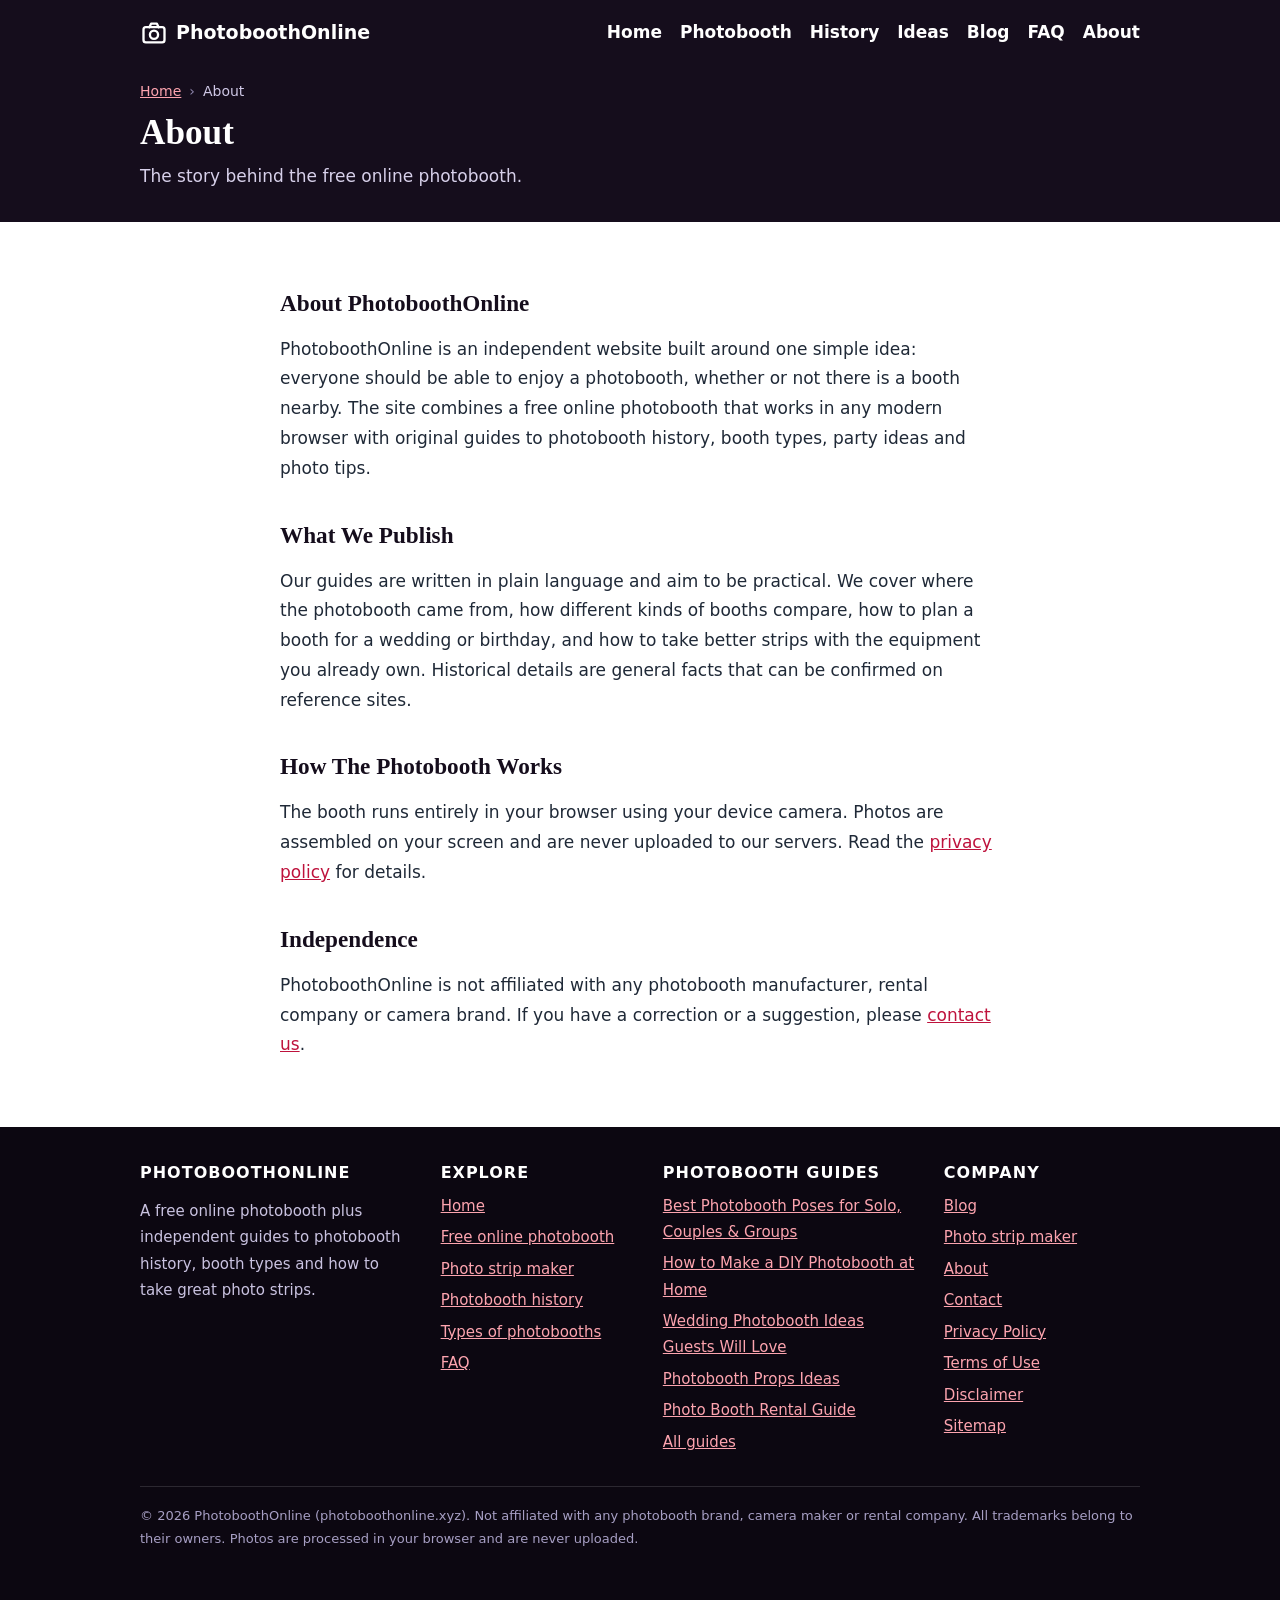
<file: about/index.html>
<!DOCTYPE html>
<html lang="en">
<head>
<meta charset="utf-8">
<meta name="viewport" content="width=device-width,initial-scale=1,viewport-fit=cover">
<meta name="google-site-verification" content="Tn_O3w-YGqIsHrvx4AMMWG3ZowE8g1CsuBR-D8ZNGJk" />
<title>About PhotoboothOnline – Free Online Photobooth</title>
<meta name="description" content="Learn about PhotoboothOnline, the free browser-based photobooth and independent guide to photobooth history, types and tips.">
<meta name="robots" content="index,follow,max-snippet:-1,max-image-preview:large">
<meta name="author" content="PhotoboothOnline">
<meta name="theme-color" content="#150d1c">
<link rel="canonical" href="https://photoboothonline.xyz/about/">
<link rel="alternate" hreflang="en" href="https://photoboothonline.xyz/about/">
<link rel="alternate" hreflang="x-default" href="https://photoboothonline.xyz/about/">
<link rel="icon" type="image/svg+xml" href="/favicon.svg">
<link rel="icon" type="image/png" sizes="192x192" href="/icon-192.png">
<link rel="apple-touch-icon" href="/apple-touch-icon.png">
<link rel="manifest" href="/manifest.webmanifest">
<meta property="og:type" content="website">
<meta property="og:site_name" content="PhotoboothOnline">
<meta property="og:title" content="About PhotoboothOnline – Free Online Photobooth">
<meta property="og:description" content="Learn about PhotoboothOnline, the free browser-based photobooth and independent guide to photobooth history, types and tips.">
<meta property="og:url" content="https://photoboothonline.xyz/about/">
<meta property="og:image" content="https://photoboothonline.xyz/og-image.png">
<meta property="og:image:width" content="1200">
<meta property="og:image:height" content="630">
<meta property="og:image:alt" content="Photobooth strip with four portraits and a curtain">
<meta property="og:locale" content="en_US">
<meta name="twitter:card" content="summary_large_image">
<meta name="twitter:title" content="About PhotoboothOnline – Free Online Photobooth">
<meta name="twitter:description" content="Learn about PhotoboothOnline, the free browser-based photobooth and independent guide to photobooth history, types and tips.">
<meta name="twitter:image" content="https://photoboothonline.xyz/og-image.png">
<meta name="twitter:image:alt" content="Photobooth strip with four portraits and a curtain">
<script type="application/ld+json">{"@context": "https://schema.org", "@graph": [{"@type": "WebPage", "@id": "https://photoboothonline.xyz/about/#page", "url": "https://photoboothonline.xyz/about/", "name": "About PhotoboothOnline – Free Online Photobooth", "isPartOf": {"@id": "https://photoboothonline.xyz/#site"}, "dateModified": "2026-10-17", "inLanguage": "en"}, {"@type": "BreadcrumbList", "itemListElement": [{"@type": "ListItem", "position": 1, "name": "Home", "item": "https://photoboothonline.xyz/"}, {"@type": "ListItem", "position": 2, "name": "About", "item": "https://photoboothonline.xyz/about/"}]}]}</script>
<link rel="preload" href="/assets/style.css" as="style">
<link rel="stylesheet" href="/assets/style.css">
</head>
<body>
<a class="skip" href="#main">Skip to content</a>
<header class="phead"><div class="w"><div class="top"><a class="br" href="/" aria-label="PhotoboothOnline home"><svg class='ic' viewBox='0 0 24 24' aria-hidden='true' focusable='false'><rect x='3' y='7' width='18' height='13' rx='2'/><circle cx='12' cy='13.5' r='3.5'/><path d='M8 7l1.5-3h5L16 7'/></svg>PhotoboothOnline</a><nav aria-label="Primary"><a href="/">Home</a><a href="/#booth">Photobooth</a><a href="/#history">History</a><a href="/#ideas">Ideas</a><a href="/blog/">Blog</a><a href="/#faq">FAQ</a><a href="/about/">About</a></nav></div>
<div class="crumbs"><ol><li><a href="/">Home</a></li><li>About</li></ol></div>
<h1>About</h1><p>The story behind the free online photobooth.</p></div></header>
<main id="main"><div class="legal"><h2>About PhotoboothOnline</h2>
<p>PhotoboothOnline is an independent website built around one simple idea: everyone should be able to enjoy a photobooth, whether or not there is a booth nearby. The site combines a free online photobooth that works in any modern browser with original guides to photobooth history, booth types, party ideas and photo tips.</p>
<h2>What We Publish</h2>
<p>Our guides are written in plain language and aim to be practical. We cover where the photobooth came from, how different kinds of booths compare, how to plan a booth for a wedding or birthday, and how to take better strips with the equipment you already own. Historical details are general facts that can be confirmed on reference sites.</p>
<h2>How The Photobooth Works</h2>
<p>The booth runs entirely in your browser using your device camera. Photos are assembled on your screen and are never uploaded to our servers. Read the <a href="/privacy-policy/">privacy policy</a> for details.</p>
<h2>Independence</h2>
<p>PhotoboothOnline is not affiliated with any photobooth manufacturer, rental company or camera brand. If you have a correction or a suggestion, please <a href="/contact/">contact us</a>.</p></div></main>
<footer>
<div class="w">
<div class="fg">
<div><h2>PhotoboothOnline</h2><p>A free online photobooth plus independent guides to photobooth history, booth types and how to take great photo strips.</p></div>
<div><h2>Explore</h2><ul><li><a href="/">Home</a></li><li><a href="/#booth">Free online photobooth</a></li><li><a href="/photobooth/">Photo strip maker</a></li><li><a href="/#history">Photobooth history</a></li><li><a href="/#types">Types of photobooths</a></li><li><a href="/#faq">FAQ</a></li></ul></div>
<div><h2>Photobooth guides</h2><ul><li><a href="/blog/best-photobooth-poses/">Best Photobooth Poses for Solo, Couples & Groups</a></li><li><a href="/blog/diy-photobooth-at-home/">How to Make a DIY Photobooth at Home</a></li><li><a href="/blog/wedding-photobooth-ideas/">Wedding Photobooth Ideas Guests Will Love</a></li><li><a href="/blog/photobooth-props-ideas/">Photobooth Props Ideas</a></li><li><a href="/blog/photo-booth-rental-guide/">Photo Booth Rental Guide</a></li><li><a href="/blog/">All guides</a></li></ul></div>
<div><h2>Company</h2><ul><li><a href="/blog/">Blog</a></li><li><a href="/photobooth/">Photo strip maker</a></li><li><a href="/about/">About</a></li><li><a href="/contact/">Contact</a></li><li><a href="/privacy-policy/">Privacy Policy</a></li><li><a href="/terms-of-use/">Terms of Use</a></li><li><a href="/disclaimer/">Disclaimer</a></li><li><a href="/sitemap.xml">Sitemap</a></li></ul></div>
</div>
<p class="copy">© 2026 PhotoboothOnline (photoboothonline.xyz). Not affiliated with any photobooth brand, camera maker or rental company. All trademarks belong to their owners. Photos are processed in your browser and are never uploaded.</p>
</div>
</footer>
</body>
</html>
</file>
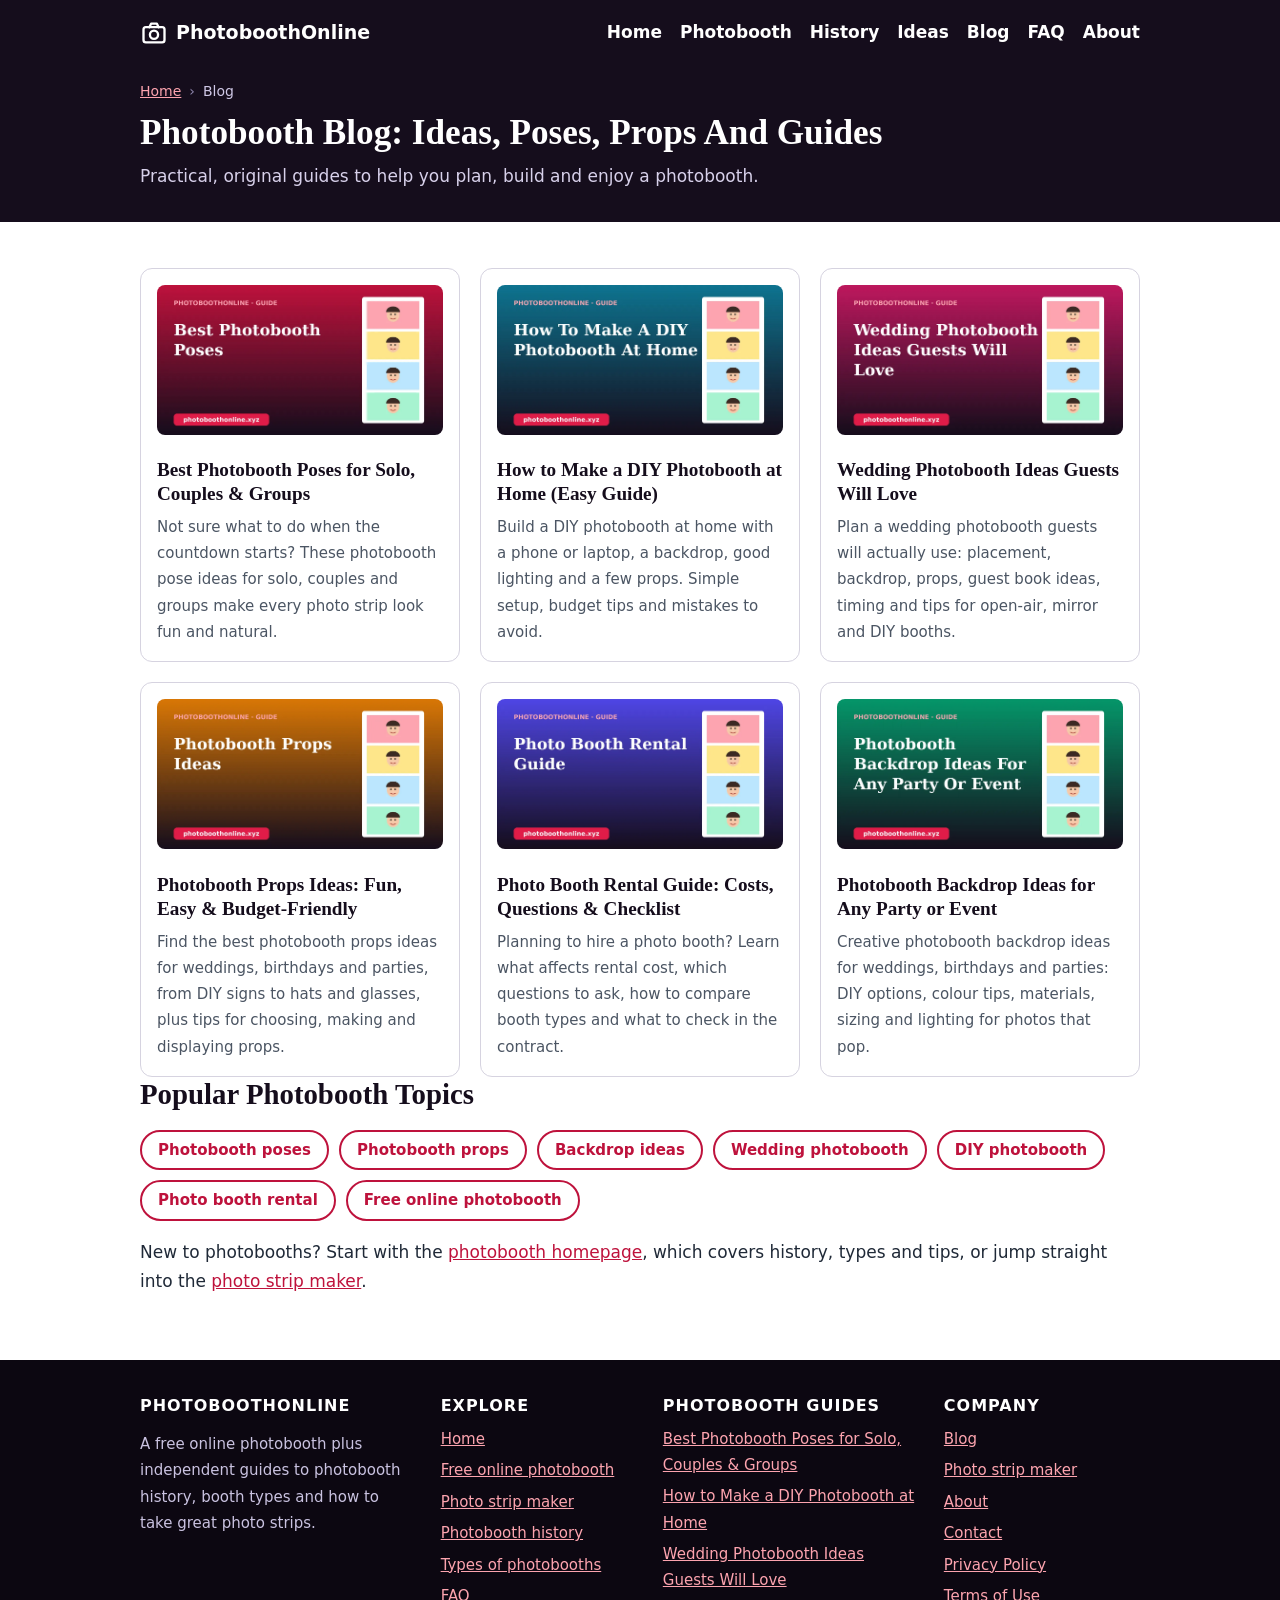
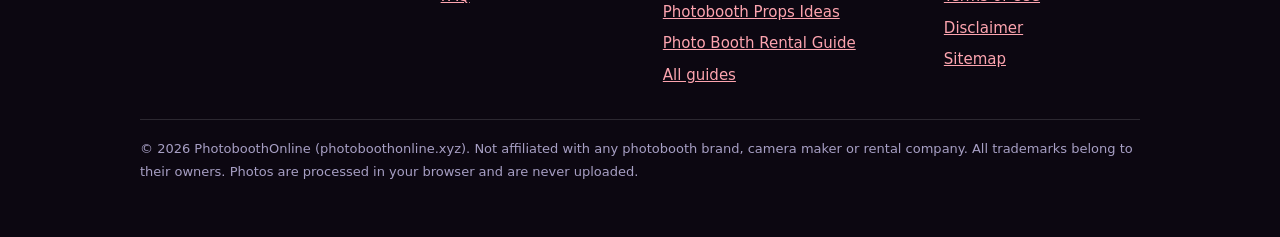
<file: blog/index.html>
<!DOCTYPE html>
<html lang="en">
<head>
<meta charset="utf-8">
<meta name="viewport" content="width=device-width,initial-scale=1,viewport-fit=cover">
<meta name="google-site-verification" content="Tn_O3w-YGqIsHrvx4AMMWG3ZowE8g1CsuBR-D8ZNGJk" />
<title>Photobooth Blog – Ideas, Poses, Props &amp; Guides</title>
<meta name="description" content="Photobooth guides and ideas: poses, props, backdrops, wedding booths, DIY setups and rental tips from PhotoboothOnline.">
<meta name="robots" content="index,follow,max-snippet:-1,max-image-preview:large,max-video-preview:-1">
<meta name="author" content="PhotoboothOnline">
<meta name="theme-color" content="#150d1c">
<link rel="canonical" href="https://photoboothonline.xyz/blog/">
<link rel="alternate" hreflang="en" href="https://photoboothonline.xyz/blog/">
<link rel="alternate" hreflang="x-default" href="https://photoboothonline.xyz/blog/">
<link rel="icon" type="image/svg+xml" href="/favicon.svg">
<link rel="icon" type="image/png" sizes="192x192" href="/icon-192.png">
<link rel="apple-touch-icon" href="/apple-touch-icon.png">
<link rel="manifest" href="/manifest.webmanifest">
<meta property="og:type" content="website">
<meta property="og:site_name" content="PhotoboothOnline">
<meta property="og:title" content="Photobooth Blog – Ideas, Poses, Props &amp; Guides">
<meta property="og:description" content="Photobooth guides and ideas: poses, props, backdrops, wedding booths, DIY setups and rental tips from PhotoboothOnline.">
<meta property="og:url" content="https://photoboothonline.xyz/blog/">
<meta property="og:image" content="https://photoboothonline.xyz/og-image.png">
<meta property="og:image:width" content="1200">
<meta property="og:image:height" content="630">
<meta property="og:image:alt" content="Photobooth strip with four portraits and a curtain">
<meta property="og:locale" content="en_US">
<meta name="twitter:card" content="summary_large_image">
<meta name="twitter:title" content="Photobooth Blog – Ideas, Poses, Props &amp; Guides">
<meta name="twitter:description" content="Photobooth guides and ideas: poses, props, backdrops, wedding booths, DIY setups and rental tips from PhotoboothOnline.">
<meta name="twitter:image" content="https://photoboothonline.xyz/og-image.png">
<meta name="twitter:image:alt" content="Photobooth strip with four portraits and a curtain">
<script type="application/ld+json">{"@context": "https://schema.org", "@graph": [{"@type": "CollectionPage", "@id": "https://photoboothonline.xyz/blog/", "url": "https://photoboothonline.xyz/blog/", "name": "Photobooth Blog", "isPartOf": {"@id": "https://photoboothonline.xyz/#site"}, "inLanguage": "en"}, {"@type": "BreadcrumbList", "itemListElement": [{"@type": "ListItem", "position": 1, "name": "Home", "item": "https://photoboothonline.xyz/"}, {"@type": "ListItem", "position": 2, "name": "Blog", "item": "https://photoboothonline.xyz/blog/"}]}, {"@type": "ItemList", "itemListElement": [{"@type": "ListItem", "position": 1, "url": "https://photoboothonline.xyz/blog/best-photobooth-poses/", "name": "Best Photobooth Poses for Solo, Couples & Groups"}, {"@type": "ListItem", "position": 2, "url": "https://photoboothonline.xyz/blog/diy-photobooth-at-home/", "name": "How to Make a DIY Photobooth at Home (Easy Guide)"}, {"@type": "ListItem", "position": 3, "url": "https://photoboothonline.xyz/blog/wedding-photobooth-ideas/", "name": "Wedding Photobooth Ideas Guests Will Love"}, {"@type": "ListItem", "position": 4, "url": "https://photoboothonline.xyz/blog/photobooth-props-ideas/", "name": "Photobooth Props Ideas: Fun, Easy & Budget-Friendly"}, {"@type": "ListItem", "position": 5, "url": "https://photoboothonline.xyz/blog/photo-booth-rental-guide/", "name": "Photo Booth Rental Guide: Costs, Questions & Checklist"}, {"@type": "ListItem", "position": 6, "url": "https://photoboothonline.xyz/blog/photobooth-backdrop-ideas/", "name": "Photobooth Backdrop Ideas for Any Party or Event"}]}]}</script>
<link rel="preload" href="/assets/style.css" as="style">
<link rel="stylesheet" href="/assets/style.css">
</head>
<body>
<a class="skip" href="#main">Skip to content</a>
<header class="phead"><div class="w"><div class="top"><a class="br" href="/" aria-label="PhotoboothOnline home"><svg class='ic' viewBox='0 0 24 24' aria-hidden='true' focusable='false'><rect x='3' y='7' width='18' height='13' rx='2'/><circle cx='12' cy='13.5' r='3.5'/><path d='M8 7l1.5-3h5L16 7'/></svg>PhotoboothOnline</a><nav aria-label="Primary"><a href="/">Home</a><a href="/#booth">Photobooth</a><a href="/#history">History</a><a href="/#ideas">Ideas</a><a href="/blog/">Blog</a><a href="/#faq">FAQ</a><a href="/about/">About</a></nav></div>
<div class="crumbs"><ol><li><a href="/">Home</a></li><li>Blog</li></ol></div>
<h1>Photobooth Blog: Ideas, Poses, Props And Guides</h1><p>Practical, original guides to help you plan, build and enjoy a photobooth.</p></div></header>
<main id="main"><section><div class="w"><div class="hrow"><a class="c" href="/blog/best-photobooth-poses/"><img src="/img/blog-best-photobooth-poses.webp" width="1200" height="630" loading="lazy" decoding="async" alt="Best Photobooth Poses: Ideas For Solo, Couples And Groups cover image"><h3>Best Photobooth Poses for Solo, Couples & Groups</h3><p>Not sure what to do when the countdown starts? These photobooth pose ideas for solo, couples and groups make every photo strip look fun and natural.</p></a><a class="c" href="/blog/diy-photobooth-at-home/"><img src="/img/blog-diy-photobooth-at-home.webp" width="1200" height="630" loading="lazy" decoding="async" alt="How To Make A DIY Photobooth At Home: Easy Step-By-Step Guide cover image"><h3>How to Make a DIY Photobooth at Home (Easy Guide)</h3><p>Build a DIY photobooth at home with a phone or laptop, a backdrop, good lighting and a few props. Simple setup, budget tips and mistakes to avoid.</p></a><a class="c" href="/blog/wedding-photobooth-ideas/"><img src="/img/blog-wedding-photobooth-ideas.webp" width="1200" height="630" loading="lazy" decoding="async" alt="Wedding Photobooth Ideas Guests Will Love cover image"><h3>Wedding Photobooth Ideas Guests Will Love</h3><p>Plan a wedding photobooth guests will actually use: placement, backdrop, props, guest book ideas, timing and tips for open-air, mirror and DIY booths.</p></a><a class="c" href="/blog/photobooth-props-ideas/"><img src="/img/blog-photobooth-props-ideas.webp" width="1200" height="630" loading="lazy" decoding="async" alt="Photobooth Props Ideas: Fun, Easy And Budget-Friendly cover image"><h3>Photobooth Props Ideas: Fun, Easy & Budget-Friendly</h3><p>Find the best photobooth props ideas for weddings, birthdays and parties, from DIY signs to hats and glasses, plus tips for choosing, making and displaying props.</p></a><a class="c" href="/blog/photo-booth-rental-guide/"><img src="/img/blog-photo-booth-rental-guide.webp" width="1200" height="630" loading="lazy" decoding="async" alt="Photo Booth Rental Guide: What To Ask, What It Costs And How To Choose cover image"><h3>Photo Booth Rental Guide: Costs, Questions & Checklist</h3><p>Planning to hire a photo booth? Learn what affects rental cost, which questions to ask, how to compare booth types and what to check in the contract.</p></a><a class="c" href="/blog/photobooth-backdrop-ideas/"><img src="/img/blog-photobooth-backdrop-ideas.webp" width="1200" height="630" loading="lazy" decoding="async" alt="Photobooth Backdrop Ideas For Any Party Or Event cover image"><h3>Photobooth Backdrop Ideas for Any Party or Event</h3><p>Creative photobooth backdrop ideas for weddings, birthdays and parties: DIY options, colour tips, materials, sizing and lighting for photos that pop.</p></a></div>
<h2>Popular Photobooth Topics</h2><div class="tags"><a href="/blog/best-photobooth-poses/">Photobooth poses</a><a href="/blog/photobooth-props-ideas/">Photobooth props</a><a href="/blog/photobooth-backdrop-ideas/">Backdrop ideas</a><a href="/blog/wedding-photobooth-ideas/">Wedding photobooth</a><a href="/blog/diy-photobooth-at-home/">DIY photobooth</a><a href="/blog/photo-booth-rental-guide/">Photo booth rental</a><a href="/#booth">Free online photobooth</a></div>
<p>New to photobooths? Start with the <a href="/">photobooth homepage</a>, which covers history, types and tips, or jump straight into the <a href="/photobooth/">photo strip maker</a>.</p></div></section></main>
<footer>
<div class="w">
<div class="fg">
<div><h2>PhotoboothOnline</h2><p>A free online photobooth plus independent guides to photobooth history, booth types and how to take great photo strips.</p></div>
<div><h2>Explore</h2><ul><li><a href="/">Home</a></li><li><a href="/#booth">Free online photobooth</a></li><li><a href="/photobooth/">Photo strip maker</a></li><li><a href="/#history">Photobooth history</a></li><li><a href="/#types">Types of photobooths</a></li><li><a href="/#faq">FAQ</a></li></ul></div>
<div><h2>Photobooth guides</h2><ul><li><a href="/blog/best-photobooth-poses/">Best Photobooth Poses for Solo, Couples & Groups</a></li><li><a href="/blog/diy-photobooth-at-home/">How to Make a DIY Photobooth at Home</a></li><li><a href="/blog/wedding-photobooth-ideas/">Wedding Photobooth Ideas Guests Will Love</a></li><li><a href="/blog/photobooth-props-ideas/">Photobooth Props Ideas</a></li><li><a href="/blog/photo-booth-rental-guide/">Photo Booth Rental Guide</a></li><li><a href="/blog/">All guides</a></li></ul></div>
<div><h2>Company</h2><ul><li><a href="/blog/">Blog</a></li><li><a href="/photobooth/">Photo strip maker</a></li><li><a href="/about/">About</a></li><li><a href="/contact/">Contact</a></li><li><a href="/privacy-policy/">Privacy Policy</a></li><li><a href="/terms-of-use/">Terms of Use</a></li><li><a href="/disclaimer/">Disclaimer</a></li><li><a href="/sitemap.xml">Sitemap</a></li></ul></div>
</div>
<p class="copy">© 2026 PhotoboothOnline (photoboothonline.xyz). Not affiliated with any photobooth brand, camera maker or rental company. All trademarks belong to their owners. Photos are processed in your browser and are never uploaded.</p>
</div>
</footer>
</body>
</html>
</file>
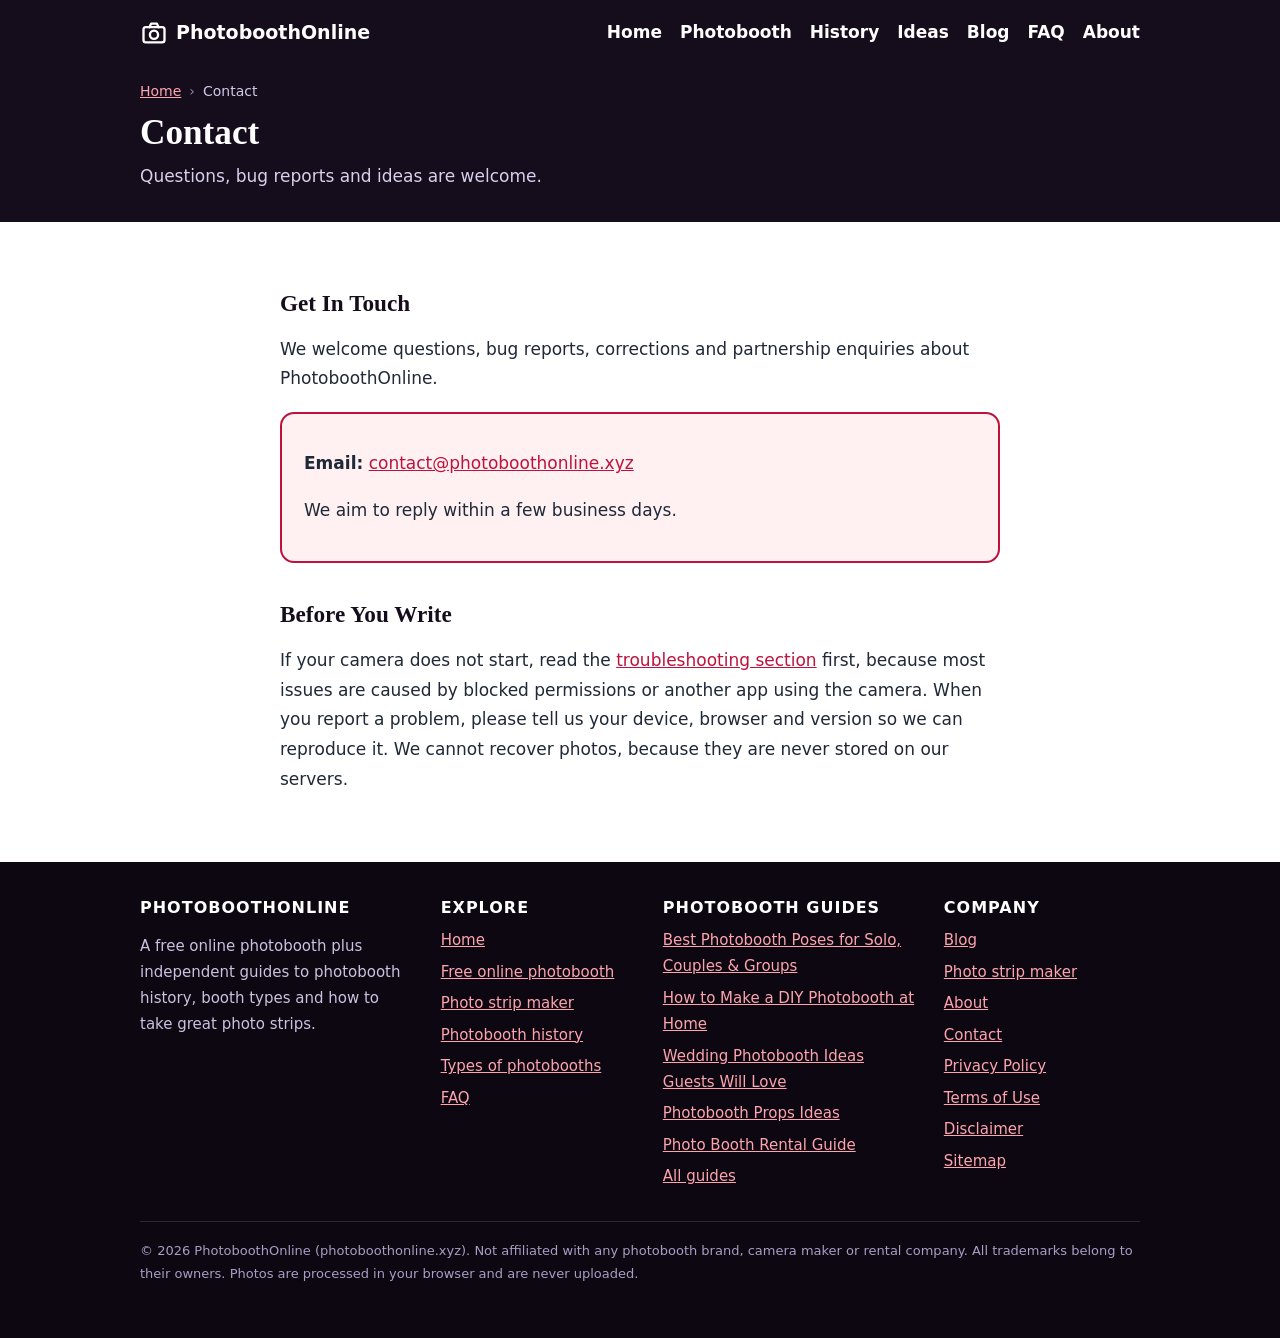
<file: contact/index.html>
<!DOCTYPE html>
<html lang="en">
<head>
<meta charset="utf-8">
<meta name="viewport" content="width=device-width,initial-scale=1,viewport-fit=cover">
<meta name="google-site-verification" content="Tn_O3w-YGqIsHrvx4AMMWG3ZowE8g1CsuBR-D8ZNGJk" />
<title>Contact PhotoboothOnline</title>
<meta name="description" content="Contact PhotoboothOnline with questions, bug reports, corrections or partnership ideas about the free online photobooth.">
<meta name="robots" content="index,follow,max-snippet:-1,max-image-preview:large">
<meta name="author" content="PhotoboothOnline">
<meta name="theme-color" content="#150d1c">
<link rel="canonical" href="https://photoboothonline.xyz/contact/">
<link rel="alternate" hreflang="en" href="https://photoboothonline.xyz/contact/">
<link rel="alternate" hreflang="x-default" href="https://photoboothonline.xyz/contact/">
<link rel="icon" type="image/svg+xml" href="/favicon.svg">
<link rel="icon" type="image/png" sizes="192x192" href="/icon-192.png">
<link rel="apple-touch-icon" href="/apple-touch-icon.png">
<link rel="manifest" href="/manifest.webmanifest">
<meta property="og:type" content="website">
<meta property="og:site_name" content="PhotoboothOnline">
<meta property="og:title" content="Contact PhotoboothOnline">
<meta property="og:description" content="Contact PhotoboothOnline with questions, bug reports, corrections or partnership ideas about the free online photobooth.">
<meta property="og:url" content="https://photoboothonline.xyz/contact/">
<meta property="og:image" content="https://photoboothonline.xyz/og-image.png">
<meta property="og:image:width" content="1200">
<meta property="og:image:height" content="630">
<meta property="og:image:alt" content="Photobooth strip with four portraits and a curtain">
<meta property="og:locale" content="en_US">
<meta name="twitter:card" content="summary_large_image">
<meta name="twitter:title" content="Contact PhotoboothOnline">
<meta name="twitter:description" content="Contact PhotoboothOnline with questions, bug reports, corrections or partnership ideas about the free online photobooth.">
<meta name="twitter:image" content="https://photoboothonline.xyz/og-image.png">
<meta name="twitter:image:alt" content="Photobooth strip with four portraits and a curtain">
<script type="application/ld+json">{"@context": "https://schema.org", "@graph": [{"@type": "WebPage", "@id": "https://photoboothonline.xyz/contact/#page", "url": "https://photoboothonline.xyz/contact/", "name": "Contact PhotoboothOnline", "isPartOf": {"@id": "https://photoboothonline.xyz/#site"}, "dateModified": "2026-10-17", "inLanguage": "en"}, {"@type": "BreadcrumbList", "itemListElement": [{"@type": "ListItem", "position": 1, "name": "Home", "item": "https://photoboothonline.xyz/"}, {"@type": "ListItem", "position": 2, "name": "Contact", "item": "https://photoboothonline.xyz/contact/"}]}]}</script>
<link rel="preload" href="/assets/style.css" as="style">
<link rel="stylesheet" href="/assets/style.css">
</head>
<body>
<a class="skip" href="#main">Skip to content</a>
<header class="phead"><div class="w"><div class="top"><a class="br" href="/" aria-label="PhotoboothOnline home"><svg class='ic' viewBox='0 0 24 24' aria-hidden='true' focusable='false'><rect x='3' y='7' width='18' height='13' rx='2'/><circle cx='12' cy='13.5' r='3.5'/><path d='M8 7l1.5-3h5L16 7'/></svg>PhotoboothOnline</a><nav aria-label="Primary"><a href="/">Home</a><a href="/#booth">Photobooth</a><a href="/#history">History</a><a href="/#ideas">Ideas</a><a href="/blog/">Blog</a><a href="/#faq">FAQ</a><a href="/about/">About</a></nav></div>
<div class="crumbs"><ol><li><a href="/">Home</a></li><li>Contact</li></ol></div>
<h1>Contact</h1><p>Questions, bug reports and ideas are welcome.</p></div></header>
<main id="main"><div class="legal"><h2>Get In Touch</h2>
<p>We welcome questions, bug reports, corrections and partnership enquiries about PhotoboothOnline.</p>
<div class="contactbox"><p><strong>Email:</strong> <a href="mailto:contact@photoboothonline.xyz">contact@photoboothonline.xyz</a></p><p>We aim to reply within a few business days.</p></div>
<h2>Before You Write</h2>
<p>If your camera does not start, read the <a href="/#fix">troubleshooting section</a> first, because most issues are caused by blocked permissions or another app using the camera. When you report a problem, please tell us your device, browser and version so we can reproduce it. We cannot recover photos, because they are never stored on our servers.</p></div></main>
<footer>
<div class="w">
<div class="fg">
<div><h2>PhotoboothOnline</h2><p>A free online photobooth plus independent guides to photobooth history, booth types and how to take great photo strips.</p></div>
<div><h2>Explore</h2><ul><li><a href="/">Home</a></li><li><a href="/#booth">Free online photobooth</a></li><li><a href="/photobooth/">Photo strip maker</a></li><li><a href="/#history">Photobooth history</a></li><li><a href="/#types">Types of photobooths</a></li><li><a href="/#faq">FAQ</a></li></ul></div>
<div><h2>Photobooth guides</h2><ul><li><a href="/blog/best-photobooth-poses/">Best Photobooth Poses for Solo, Couples & Groups</a></li><li><a href="/blog/diy-photobooth-at-home/">How to Make a DIY Photobooth at Home</a></li><li><a href="/blog/wedding-photobooth-ideas/">Wedding Photobooth Ideas Guests Will Love</a></li><li><a href="/blog/photobooth-props-ideas/">Photobooth Props Ideas</a></li><li><a href="/blog/photo-booth-rental-guide/">Photo Booth Rental Guide</a></li><li><a href="/blog/">All guides</a></li></ul></div>
<div><h2>Company</h2><ul><li><a href="/blog/">Blog</a></li><li><a href="/photobooth/">Photo strip maker</a></li><li><a href="/about/">About</a></li><li><a href="/contact/">Contact</a></li><li><a href="/privacy-policy/">Privacy Policy</a></li><li><a href="/terms-of-use/">Terms of Use</a></li><li><a href="/disclaimer/">Disclaimer</a></li><li><a href="/sitemap.xml">Sitemap</a></li></ul></div>
</div>
<p class="copy">© 2026 PhotoboothOnline (photoboothonline.xyz). Not affiliated with any photobooth brand, camera maker or rental company. All trademarks belong to their owners. Photos are processed in your browser and are never uploaded.</p>
</div>
</footer>
</body>
</html>
</file>
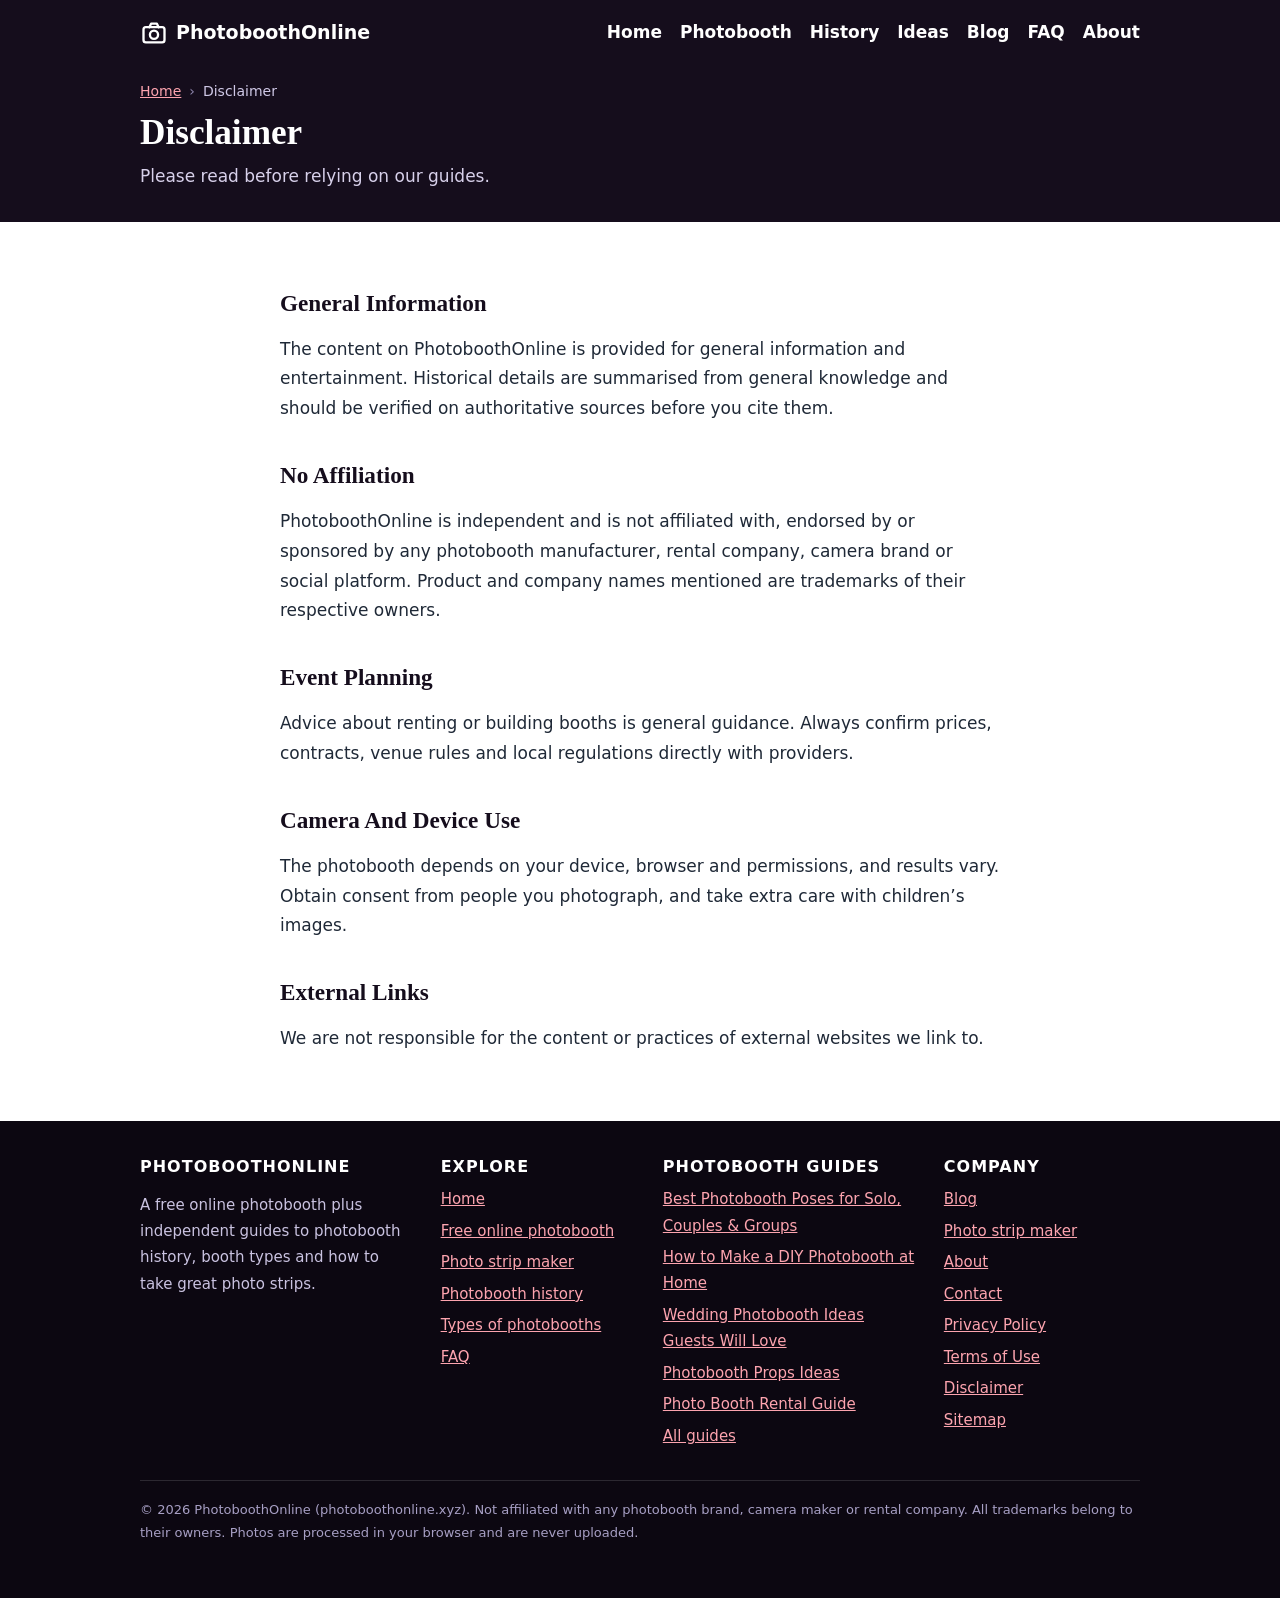
<file: disclaimer/index.html>
<!DOCTYPE html>
<html lang="en">
<head>
<meta charset="utf-8">
<meta name="viewport" content="width=device-width,initial-scale=1,viewport-fit=cover">
<meta name="google-site-verification" content="Tn_O3w-YGqIsHrvx4AMMWG3ZowE8g1CsuBR-D8ZNGJk" />
<title>Disclaimer – PhotoboothOnline</title>
<meta name="description" content="Disclaimer for PhotoboothOnline: independent guide, no brand affiliation, general information only.">
<meta name="robots" content="index,follow,max-snippet:-1,max-image-preview:large">
<meta name="author" content="PhotoboothOnline">
<meta name="theme-color" content="#150d1c">
<link rel="canonical" href="https://photoboothonline.xyz/disclaimer/">
<link rel="alternate" hreflang="en" href="https://photoboothonline.xyz/disclaimer/">
<link rel="alternate" hreflang="x-default" href="https://photoboothonline.xyz/disclaimer/">
<link rel="icon" type="image/svg+xml" href="/favicon.svg">
<link rel="icon" type="image/png" sizes="192x192" href="/icon-192.png">
<link rel="apple-touch-icon" href="/apple-touch-icon.png">
<link rel="manifest" href="/manifest.webmanifest">
<meta property="og:type" content="website">
<meta property="og:site_name" content="PhotoboothOnline">
<meta property="og:title" content="Disclaimer – PhotoboothOnline">
<meta property="og:description" content="Disclaimer for PhotoboothOnline: independent guide, no brand affiliation, general information only.">
<meta property="og:url" content="https://photoboothonline.xyz/disclaimer/">
<meta property="og:image" content="https://photoboothonline.xyz/og-image.png">
<meta property="og:image:width" content="1200">
<meta property="og:image:height" content="630">
<meta property="og:image:alt" content="Photobooth strip with four portraits and a curtain">
<meta property="og:locale" content="en_US">
<meta name="twitter:card" content="summary_large_image">
<meta name="twitter:title" content="Disclaimer – PhotoboothOnline">
<meta name="twitter:description" content="Disclaimer for PhotoboothOnline: independent guide, no brand affiliation, general information only.">
<meta name="twitter:image" content="https://photoboothonline.xyz/og-image.png">
<meta name="twitter:image:alt" content="Photobooth strip with four portraits and a curtain">
<script type="application/ld+json">{"@context": "https://schema.org", "@graph": [{"@type": "WebPage", "@id": "https://photoboothonline.xyz/disclaimer/#page", "url": "https://photoboothonline.xyz/disclaimer/", "name": "Disclaimer – PhotoboothOnline", "isPartOf": {"@id": "https://photoboothonline.xyz/#site"}, "dateModified": "2026-10-17", "inLanguage": "en"}, {"@type": "BreadcrumbList", "itemListElement": [{"@type": "ListItem", "position": 1, "name": "Home", "item": "https://photoboothonline.xyz/"}, {"@type": "ListItem", "position": 2, "name": "Disclaimer", "item": "https://photoboothonline.xyz/disclaimer/"}]}]}</script>
<link rel="preload" href="/assets/style.css" as="style">
<link rel="stylesheet" href="/assets/style.css">
</head>
<body>
<a class="skip" href="#main">Skip to content</a>
<header class="phead"><div class="w"><div class="top"><a class="br" href="/" aria-label="PhotoboothOnline home"><svg class='ic' viewBox='0 0 24 24' aria-hidden='true' focusable='false'><rect x='3' y='7' width='18' height='13' rx='2'/><circle cx='12' cy='13.5' r='3.5'/><path d='M8 7l1.5-3h5L16 7'/></svg>PhotoboothOnline</a><nav aria-label="Primary"><a href="/">Home</a><a href="/#booth">Photobooth</a><a href="/#history">History</a><a href="/#ideas">Ideas</a><a href="/blog/">Blog</a><a href="/#faq">FAQ</a><a href="/about/">About</a></nav></div>
<div class="crumbs"><ol><li><a href="/">Home</a></li><li>Disclaimer</li></ol></div>
<h1>Disclaimer</h1><p>Please read before relying on our guides.</p></div></header>
<main id="main"><div class="legal"><h2>General Information</h2><p>The content on PhotoboothOnline is provided for general information and entertainment. Historical details are summarised from general knowledge and should be verified on authoritative sources before you cite them.</p>
<h2>No Affiliation</h2><p>PhotoboothOnline is independent and is not affiliated with, endorsed by or sponsored by any photobooth manufacturer, rental company, camera brand or social platform. Product and company names mentioned are trademarks of their respective owners.</p>
<h2>Event Planning</h2><p>Advice about renting or building booths is general guidance. Always confirm prices, contracts, venue rules and local regulations directly with providers.</p>
<h2>Camera And Device Use</h2><p>The photobooth depends on your device, browser and permissions, and results vary. Obtain consent from people you photograph, and take extra care with children’s images.</p>
<h2>External Links</h2><p>We are not responsible for the content or practices of external websites we link to.</p></div></main>
<footer>
<div class="w">
<div class="fg">
<div><h2>PhotoboothOnline</h2><p>A free online photobooth plus independent guides to photobooth history, booth types and how to take great photo strips.</p></div>
<div><h2>Explore</h2><ul><li><a href="/">Home</a></li><li><a href="/#booth">Free online photobooth</a></li><li><a href="/photobooth/">Photo strip maker</a></li><li><a href="/#history">Photobooth history</a></li><li><a href="/#types">Types of photobooths</a></li><li><a href="/#faq">FAQ</a></li></ul></div>
<div><h2>Photobooth guides</h2><ul><li><a href="/blog/best-photobooth-poses/">Best Photobooth Poses for Solo, Couples & Groups</a></li><li><a href="/blog/diy-photobooth-at-home/">How to Make a DIY Photobooth at Home</a></li><li><a href="/blog/wedding-photobooth-ideas/">Wedding Photobooth Ideas Guests Will Love</a></li><li><a href="/blog/photobooth-props-ideas/">Photobooth Props Ideas</a></li><li><a href="/blog/photo-booth-rental-guide/">Photo Booth Rental Guide</a></li><li><a href="/blog/">All guides</a></li></ul></div>
<div><h2>Company</h2><ul><li><a href="/blog/">Blog</a></li><li><a href="/photobooth/">Photo strip maker</a></li><li><a href="/about/">About</a></li><li><a href="/contact/">Contact</a></li><li><a href="/privacy-policy/">Privacy Policy</a></li><li><a href="/terms-of-use/">Terms of Use</a></li><li><a href="/disclaimer/">Disclaimer</a></li><li><a href="/sitemap.xml">Sitemap</a></li></ul></div>
</div>
<p class="copy">© 2026 PhotoboothOnline (photoboothonline.xyz). Not affiliated with any photobooth brand, camera maker or rental company. All trademarks belong to their owners. Photos are processed in your browser and are never uploaded.</p>
</div>
</footer>
</body>
</html>
</file>
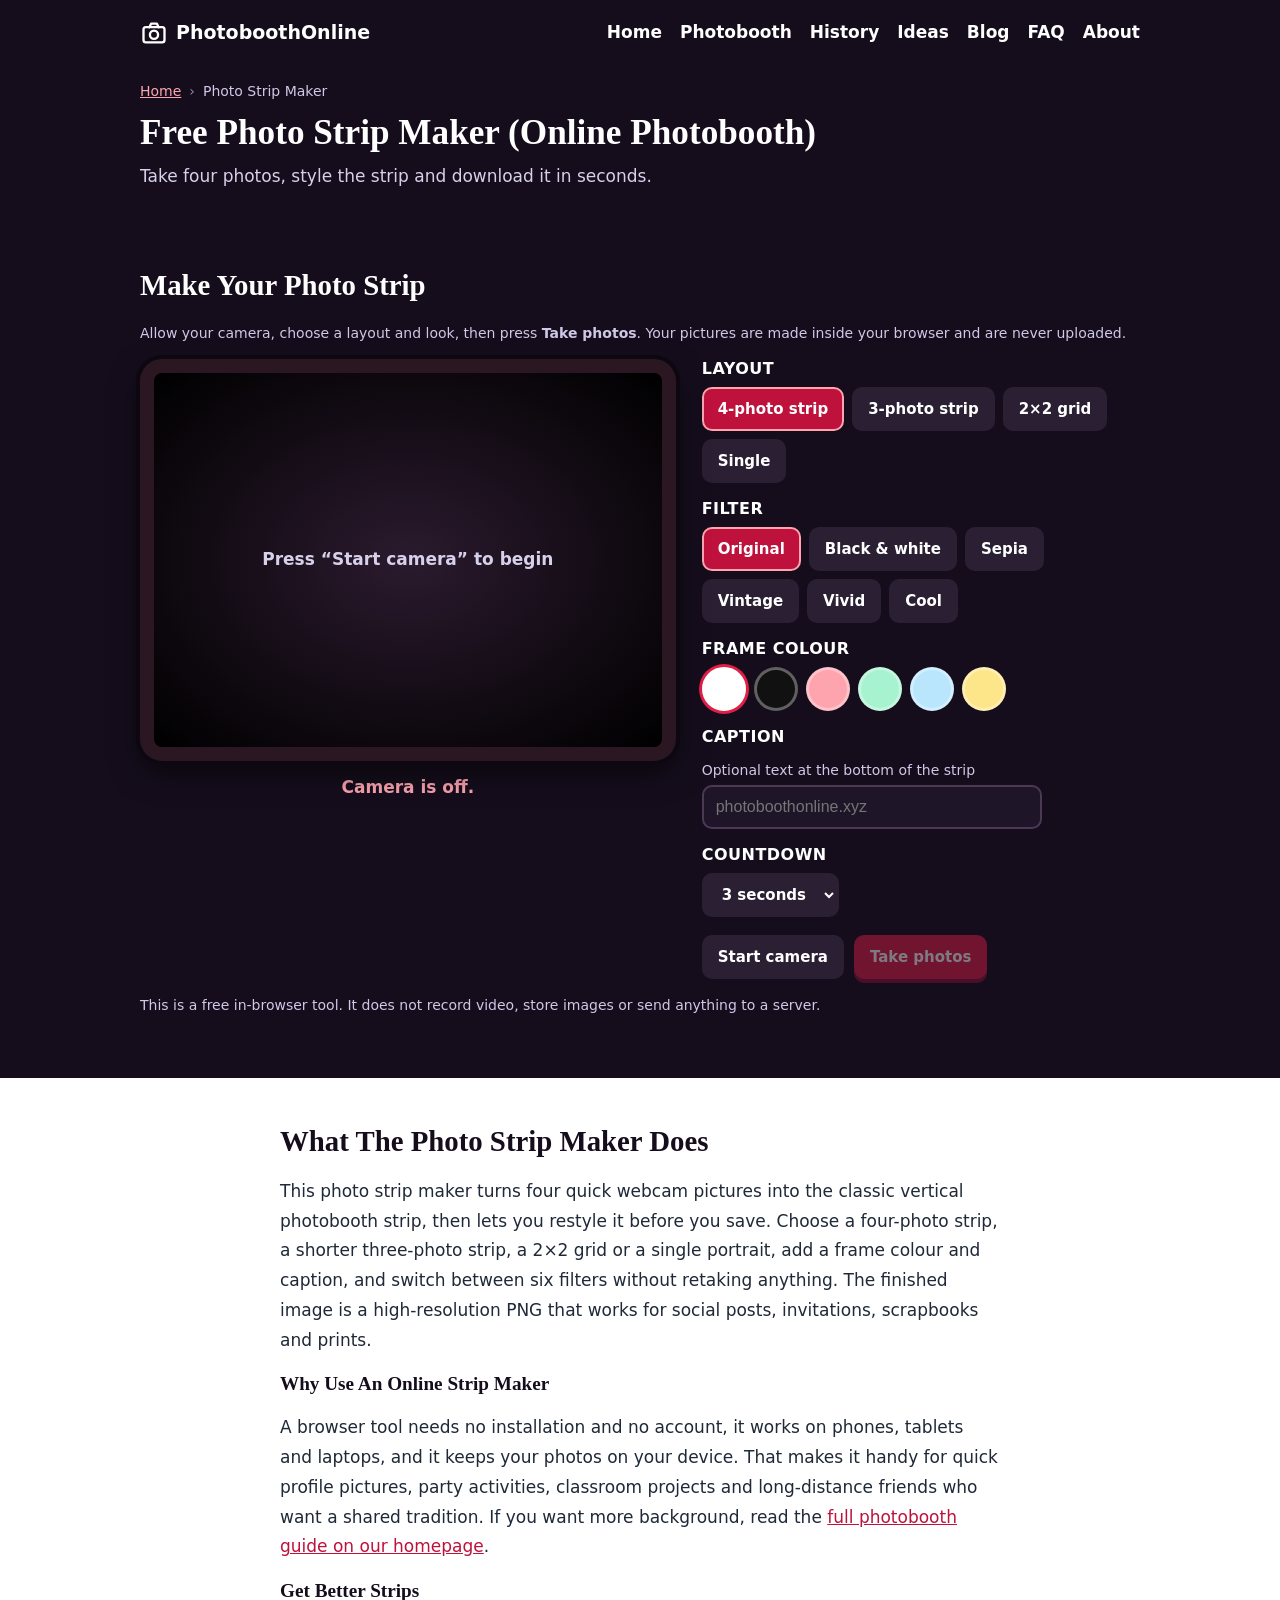
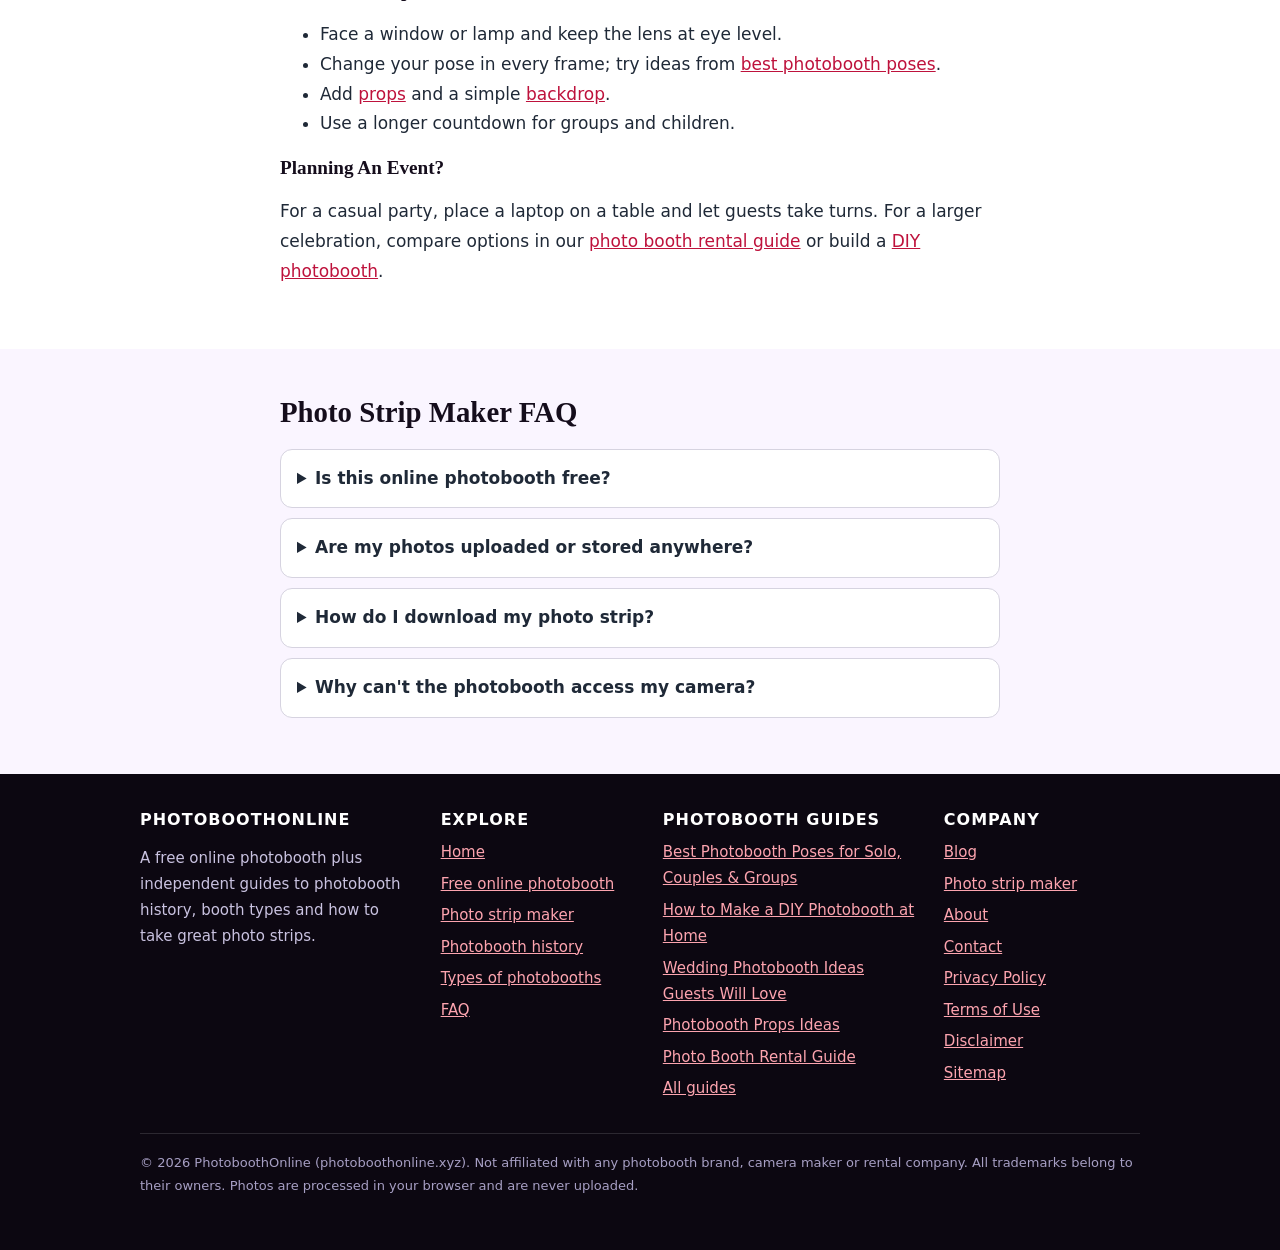
<file: photobooth/index.html>
<!DOCTYPE html>
<html lang="en">
<head>
<meta charset="utf-8">
<meta name="viewport" content="width=device-width,initial-scale=1,viewport-fit=cover">
<meta name="google-site-verification" content="Tn_O3w-YGqIsHrvx4AMMWG3ZowE8g1CsuBR-D8ZNGJk" />
<title>Photo Strip Maker: Free Online Photobooth Strips</title>
<meta name="description" content="Make a photo strip online free: take four webcam photos, add filters, frames and a caption, and download your photobooth strip as a PNG.">
<meta name="robots" content="index,follow,max-snippet:-1,max-image-preview:large,max-video-preview:-1">
<meta name="author" content="PhotoboothOnline">
<meta name="theme-color" content="#150d1c">
<link rel="canonical" href="https://photoboothonline.xyz/photobooth/">
<link rel="alternate" hreflang="en" href="https://photoboothonline.xyz/photobooth/">
<link rel="alternate" hreflang="x-default" href="https://photoboothonline.xyz/photobooth/">
<link rel="icon" type="image/svg+xml" href="/favicon.svg">
<link rel="icon" type="image/png" sizes="192x192" href="/icon-192.png">
<link rel="apple-touch-icon" href="/apple-touch-icon.png">
<link rel="manifest" href="/manifest.webmanifest">
<meta property="og:type" content="website">
<meta property="og:site_name" content="PhotoboothOnline">
<meta property="og:title" content="Photo Strip Maker: Free Online Photobooth Strips">
<meta property="og:description" content="Make a photo strip online free: take four webcam photos, add filters, frames and a caption, and download your photobooth strip as a PNG.">
<meta property="og:url" content="https://photoboothonline.xyz/photobooth/">
<meta property="og:image" content="https://photoboothonline.xyz/og-image.png">
<meta property="og:image:width" content="1200">
<meta property="og:image:height" content="630">
<meta property="og:image:alt" content="Photobooth strip with four portraits and a curtain">
<meta property="og:locale" content="en_US">
<meta name="twitter:card" content="summary_large_image">
<meta name="twitter:title" content="Photo Strip Maker: Free Online Photobooth Strips">
<meta name="twitter:description" content="Make a photo strip online free: take four webcam photos, add filters, frames and a caption, and download your photobooth strip as a PNG.">
<meta name="twitter:image" content="https://photoboothonline.xyz/og-image.png">
<meta name="twitter:image:alt" content="Photobooth strip with four portraits and a curtain">
<script type="application/ld+json">{"@context": "https://schema.org", "@graph": [{"@type": "WebPage", "@id": "https://photoboothonline.xyz/photobooth/", "url": "https://photoboothonline.xyz/photobooth/", "name": "Photo Strip Maker", "isPartOf": {"@id": "https://photoboothonline.xyz/#site"}, "inLanguage": "en", "dateModified": "2026-10-17", "mainEntity": {"@id": "https://photoboothonline.xyz/#app"}}, {"@type": "BreadcrumbList", "itemListElement": [{"@type": "ListItem", "position": 1, "name": "Home", "item": "https://photoboothonline.xyz/"}, {"@type": "ListItem", "position": 2, "name": "Photo Strip Maker", "item": "https://photoboothonline.xyz/photobooth/"}]}, {"@type": "FAQPage", "mainEntity": [{"@type": "Question", "name": "Is this online photobooth free?", "acceptedAnswer": {"@type": "Answer", "text": "Yes. The photobooth on this page is completely free. There is no account, no watermark, no trial period and no download limit."}}, {"@type": "Question", "name": "Are my photos uploaded or stored anywhere?", "acceptedAnswer": {"@type": "Answer", "text": "No. The camera feed, the photos and the finished strip are all processed inside your browser. Nothing is sent to our servers, so when you close the tab the photos are gone unless you downloaded them."}}, {"@type": "Question", "name": "How do I download my photo strip?", "acceptedAnswer": {"@type": "Answer", "text": "After the last countdown the finished strip appears under the camera. Press “Download PNG” to save it. On a phone, the file lands in your downloads or you can long-press the image to save it to your gallery."}}, {"@type": "Question", "name": "Why can't the photobooth access my camera?", "acceptedAnswer": {"@type": "Answer", "text": "Most often the permission was blocked or another app is using the camera. Click the lock icon beside the address bar, allow the camera for this site, close video-call apps and reload the page."}}]}]}</script>
<link rel="preload" href="/assets/style.css" as="style">
<link rel="stylesheet" href="/assets/style.css">
</head>
<body>
<a class="skip" href="#main">Skip to content</a>
<header class="phead"><div class="w"><div class="top"><a class="br" href="/" aria-label="PhotoboothOnline home"><svg class='ic' viewBox='0 0 24 24' aria-hidden='true' focusable='false'><rect x='3' y='7' width='18' height='13' rx='2'/><circle cx='12' cy='13.5' r='3.5'/><path d='M8 7l1.5-3h5L16 7'/></svg>PhotoboothOnline</a><nav aria-label="Primary"><a href="/">Home</a><a href="/#booth">Photobooth</a><a href="/#history">History</a><a href="/#ideas">Ideas</a><a href="/blog/">Blog</a><a href="/#faq">FAQ</a><a href="/about/">About</a></nav></div>
<div class="crumbs"><ol><li><a href="/">Home</a></li><li>Photo Strip Maker</li></ol></div>
<h1>Free Photo Strip Maker (Online Photobooth)</h1><p>Take four photos, style the strip and download it in seconds.</p></div></header>
<main id="main"><section id="booth" class="dark"><div class="w"><h2>Make Your Photo Strip</h2>
<p class="sm">Allow your camera, choose a layout and look, then press <strong>Take photos</strong>. Your pictures are made inside your browser and are never uploaded.</p>
<div class="pb">
<div><div class="stage"><video id="pbv" playsinline muted autoplay aria-label="Live camera preview"></video><div class="ph" id="pbph">Press “Start camera” to begin</div><div class="cdn" id="pbcd" aria-hidden="true"></div><div class="flash" id="pbfl"></div></div>
<p class="pbmsg" id="pbmsg" role="status" aria-live="polite">Camera is off.</p>
<noscript><p class="sm">Please enable JavaScript to use the online photobooth.</p></noscript></div>
<div class="ctl">
<h3>Layout</h3><div class="opts" id="pblayouts" role="group" aria-label="Layout"><button type="button" data-l="strip" aria-pressed="true">4-photo strip</button><button type="button" data-l="trio" aria-pressed="false">3-photo strip</button><button type="button" data-l="grid" aria-pressed="false">2×2 grid</button><button type="button" data-l="single" aria-pressed="false">Single</button></div>
<h3>Filter</h3><div class="opts" id="pbfilters" role="group" aria-label="Filter"><button type="button" data-f="none" aria-pressed="true">Original</button><button type="button" data-f="bw" aria-pressed="false">Black &amp; white</button><button type="button" data-f="sepia" aria-pressed="false">Sepia</button><button type="button" data-f="vintage" aria-pressed="false">Vintage</button><button type="button" data-f="vivid" aria-pressed="false">Vivid</button><button type="button" data-f="cool" aria-pressed="false">Cool</button></div>
<h3>Frame colour</h3><div class="opts sw" id="pbframes" role="group" aria-label="Frame colour"><button type="button" data-c="#ffffff" style="background:#ffffff" aria-label="White" aria-pressed="true"></button><button type="button" data-c="#111111" style="background:#111111" aria-label="Black" aria-pressed="false"></button><button type="button" data-c="#fda4af" style="background:#fda4af" aria-label="Rose" aria-pressed="false"></button><button type="button" data-c="#a7f3d0" style="background:#a7f3d0" aria-label="Mint" aria-pressed="false"></button><button type="button" data-c="#bae6fd" style="background:#bae6fd" aria-label="Sky" aria-pressed="false"></button><button type="button" data-c="#fde68a" style="background:#fde68a" aria-label="Butter" aria-pressed="false"></button></div>
<h3>Caption</h3><label for="pbcap" class="sm">Optional text at the bottom of the strip</label><br><input type="text" id="pbcap" maxlength="36" placeholder="photoboothonline.xyz" autocomplete="off">
<h3>Countdown</h3><select id="pbdelay" aria-label="Countdown length"><option value="3" selected>3 seconds</option><option value="5">5 seconds</option><option value="2">2 seconds</option></select>
<div class="act"><button type="button" id="pbstart">Start camera</button><button type="button" id="pbshoot" class="go" disabled>Take photos</button></div>
</div></div>
<div class="res" id="pbres" hidden><canvas id="pbout" width="600" height="900" role="img" aria-label="Your finished photobooth strip"></canvas><div class="act" style="justify-content:center"><button type="button" id="pbdl" disabled>Download PNG</button><button type="button" id="pbagain">Take again</button></div></div>
<p class="sm">This is a free in-browser tool. It does not record video, store images or send anything to a server.</p>
</div></section><section><div class="w n"><h2>What The Photo Strip Maker Does</h2>
<p>This photo strip maker turns four quick webcam pictures into the classic vertical photobooth strip, then lets you restyle it before you save. Choose a four-photo strip, a shorter three-photo strip, a 2×2 grid or a single portrait, add a frame colour and caption, and switch between six filters without retaking anything. The finished image is a high-resolution PNG that works for social posts, invitations, scrapbooks and prints.</p>
<h3>Why Use An Online Strip Maker</h3>
<p>A browser tool needs no installation and no account, it works on phones, tablets and laptops, and it keeps your photos on your device. That makes it handy for quick profile pictures, party activities, classroom projects and long-distance friends who want a shared tradition. If you want more background, read the <a href="/">full photobooth guide on our homepage</a>.</p>
<h3>Get Better Strips</h3>
<ul><li>Face a window or lamp and keep the lens at eye level.</li><li>Change your pose in every frame; try ideas from <a href="/blog/best-photobooth-poses/">best photobooth poses</a>.</li><li>Add <a href="/blog/photobooth-props-ideas/">props</a> and a simple <a href="/blog/photobooth-backdrop-ideas/">backdrop</a>.</li><li>Use a longer countdown for groups and children.</li></ul>
<h3>Planning An Event?</h3>
<p>For a casual party, place a laptop on a table and let guests take turns. For a larger celebration, compare options in our <a href="/blog/photo-booth-rental-guide/">photo booth rental guide</a> or build a <a href="/blog/diy-photobooth-at-home/">DIY photobooth</a>.</p></div></section>
<section class="alt"><div class="w n"><h2>Photo Strip Maker FAQ</h2><details><summary>Is this online photobooth free?</summary><p>Yes. The photobooth on this page is completely free. There is no account, no watermark, no trial period and no download limit.</p></details><details><summary>Are my photos uploaded or stored anywhere?</summary><p>No. The camera feed, the photos and the finished strip are all processed inside your browser. Nothing is sent to our servers, so when you close the tab the photos are gone unless you downloaded them.</p></details><details><summary>How do I download my photo strip?</summary><p>After the last countdown the finished strip appears under the camera. Press “Download PNG” to save it. On a phone, the file lands in your downloads or you can long-press the image to save it to your gallery.</p></details><details><summary>Why can&#x27;t the photobooth access my camera?</summary><p>Most often the permission was blocked or another app is using the camera. Click the lock icon beside the address bar, allow the camera for this site, close video-call apps and reload the page.</p></details></div></section></main>
<footer>
<div class="w">
<div class="fg">
<div><h2>PhotoboothOnline</h2><p>A free online photobooth plus independent guides to photobooth history, booth types and how to take great photo strips.</p></div>
<div><h2>Explore</h2><ul><li><a href="/">Home</a></li><li><a href="/#booth">Free online photobooth</a></li><li><a href="/photobooth/">Photo strip maker</a></li><li><a href="/#history">Photobooth history</a></li><li><a href="/#types">Types of photobooths</a></li><li><a href="/#faq">FAQ</a></li></ul></div>
<div><h2>Photobooth guides</h2><ul><li><a href="/blog/best-photobooth-poses/">Best Photobooth Poses for Solo, Couples & Groups</a></li><li><a href="/blog/diy-photobooth-at-home/">How to Make a DIY Photobooth at Home</a></li><li><a href="/blog/wedding-photobooth-ideas/">Wedding Photobooth Ideas Guests Will Love</a></li><li><a href="/blog/photobooth-props-ideas/">Photobooth Props Ideas</a></li><li><a href="/blog/photo-booth-rental-guide/">Photo Booth Rental Guide</a></li><li><a href="/blog/">All guides</a></li></ul></div>
<div><h2>Company</h2><ul><li><a href="/blog/">Blog</a></li><li><a href="/photobooth/">Photo strip maker</a></li><li><a href="/about/">About</a></li><li><a href="/contact/">Contact</a></li><li><a href="/privacy-policy/">Privacy Policy</a></li><li><a href="/terms-of-use/">Terms of Use</a></li><li><a href="/disclaimer/">Disclaimer</a></li><li><a href="/sitemap.xml">Sitemap</a></li></ul></div>
</div>
<p class="copy">© 2026 PhotoboothOnline (photoboothonline.xyz). Not affiliated with any photobooth brand, camera maker or rental company. All trademarks belong to their owners. Photos are processed in your browser and are never uploaded.</p>
</div>
</footer><script src="/assets/photobooth.js" defer></script>
</body>
</html>
</file>
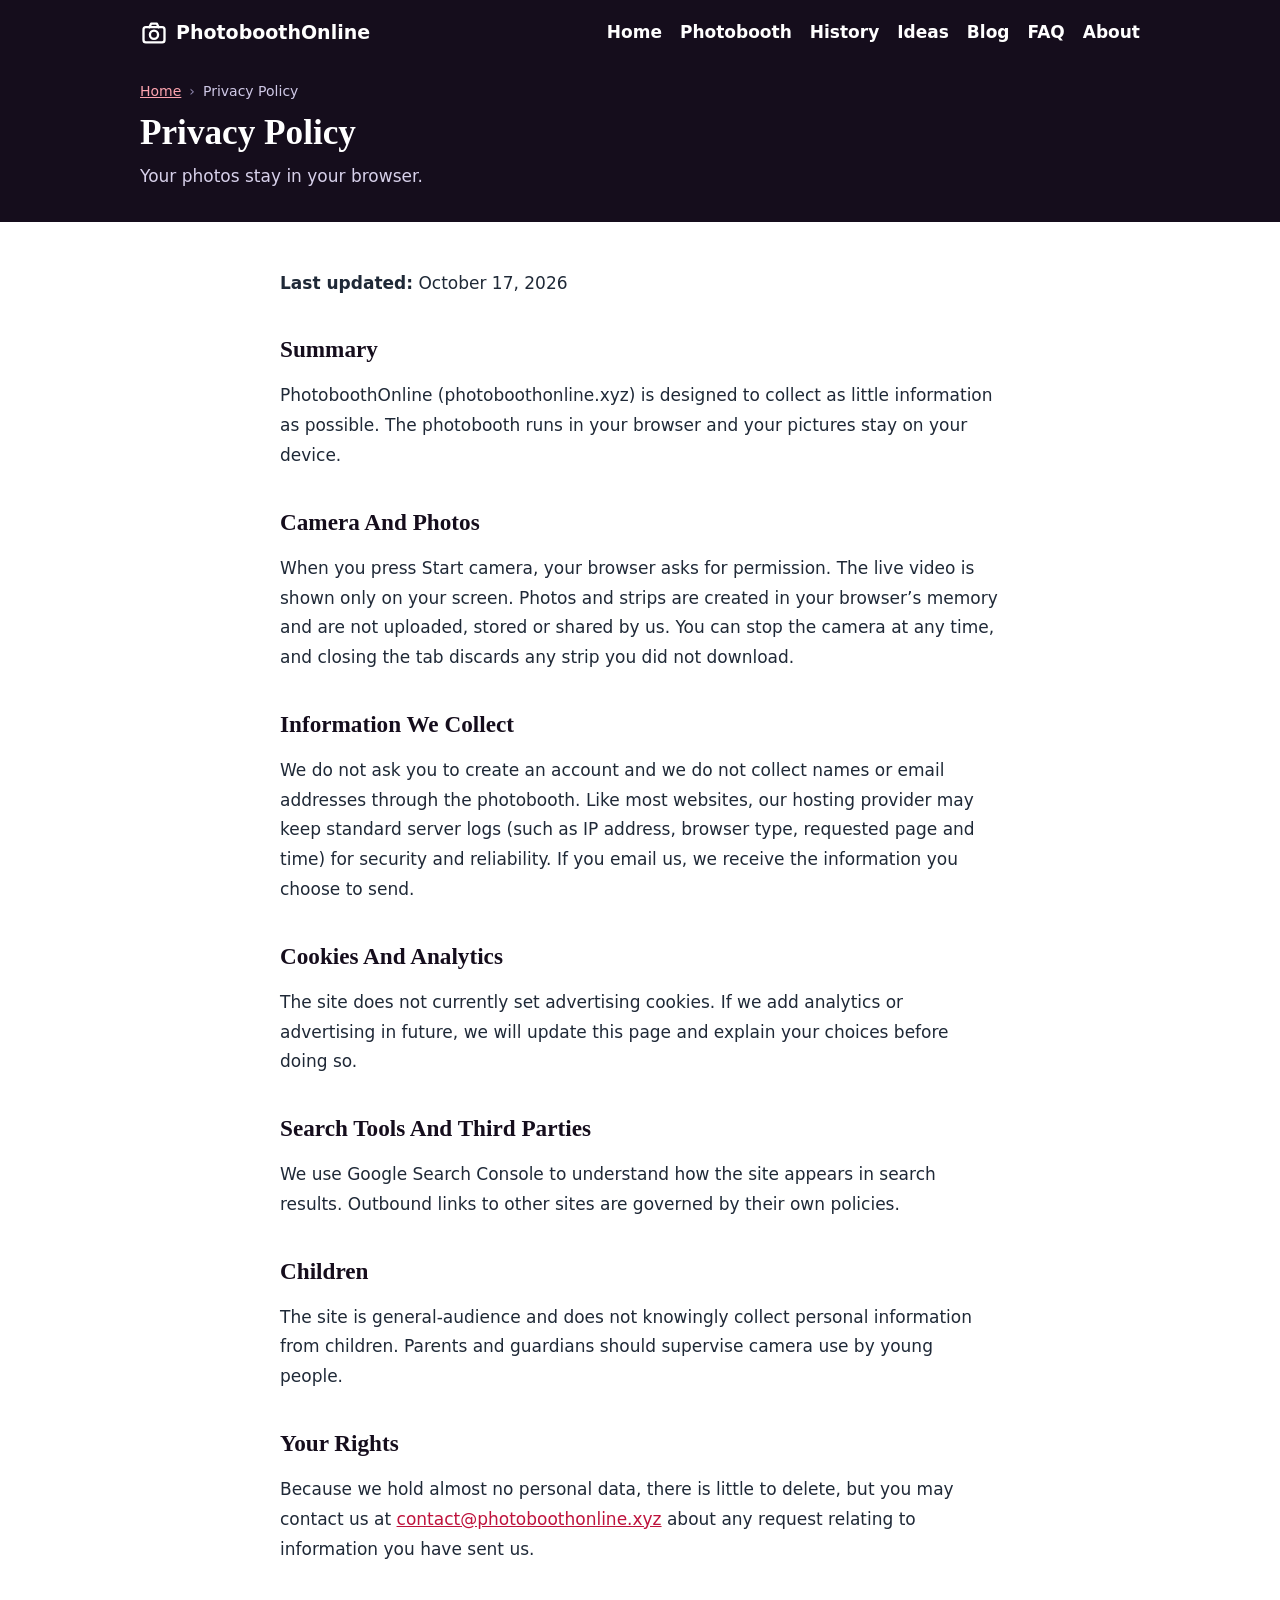
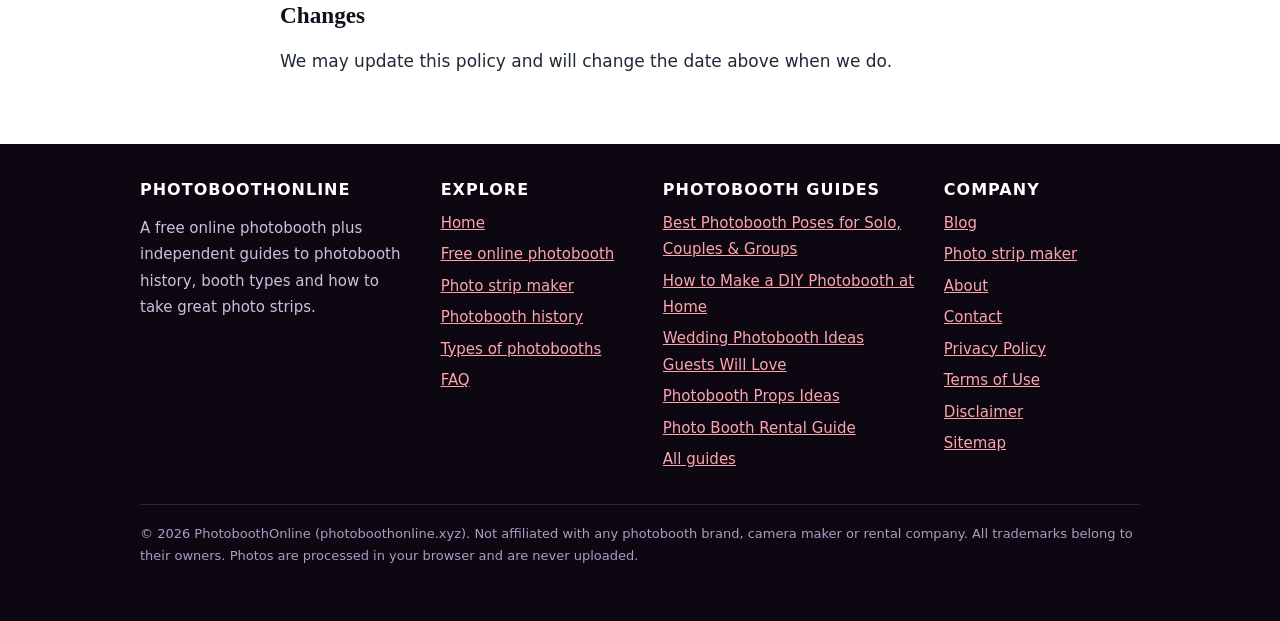
<file: privacy-policy/index.html>
<!DOCTYPE html>
<html lang="en">
<head>
<meta charset="utf-8">
<meta name="viewport" content="width=device-width,initial-scale=1,viewport-fit=cover">
<meta name="google-site-verification" content="Tn_O3w-YGqIsHrvx4AMMWG3ZowE8g1CsuBR-D8ZNGJk" />
<title>Privacy Policy – PhotoboothOnline</title>
<meta name="description" content="How PhotoboothOnline handles your data: photos are processed in your browser and are never uploaded to our servers.">
<meta name="robots" content="index,follow,max-snippet:-1,max-image-preview:large">
<meta name="author" content="PhotoboothOnline">
<meta name="theme-color" content="#150d1c">
<link rel="canonical" href="https://photoboothonline.xyz/privacy-policy/">
<link rel="alternate" hreflang="en" href="https://photoboothonline.xyz/privacy-policy/">
<link rel="alternate" hreflang="x-default" href="https://photoboothonline.xyz/privacy-policy/">
<link rel="icon" type="image/svg+xml" href="/favicon.svg">
<link rel="icon" type="image/png" sizes="192x192" href="/icon-192.png">
<link rel="apple-touch-icon" href="/apple-touch-icon.png">
<link rel="manifest" href="/manifest.webmanifest">
<meta property="og:type" content="website">
<meta property="og:site_name" content="PhotoboothOnline">
<meta property="og:title" content="Privacy Policy – PhotoboothOnline">
<meta property="og:description" content="How PhotoboothOnline handles your data: photos are processed in your browser and are never uploaded to our servers.">
<meta property="og:url" content="https://photoboothonline.xyz/privacy-policy/">
<meta property="og:image" content="https://photoboothonline.xyz/og-image.png">
<meta property="og:image:width" content="1200">
<meta property="og:image:height" content="630">
<meta property="og:image:alt" content="Photobooth strip with four portraits and a curtain">
<meta property="og:locale" content="en_US">
<meta name="twitter:card" content="summary_large_image">
<meta name="twitter:title" content="Privacy Policy – PhotoboothOnline">
<meta name="twitter:description" content="How PhotoboothOnline handles your data: photos are processed in your browser and are never uploaded to our servers.">
<meta name="twitter:image" content="https://photoboothonline.xyz/og-image.png">
<meta name="twitter:image:alt" content="Photobooth strip with four portraits and a curtain">
<script type="application/ld+json">{"@context": "https://schema.org", "@graph": [{"@type": "WebPage", "@id": "https://photoboothonline.xyz/privacy-policy/#page", "url": "https://photoboothonline.xyz/privacy-policy/", "name": "Privacy Policy – PhotoboothOnline", "isPartOf": {"@id": "https://photoboothonline.xyz/#site"}, "dateModified": "2026-10-17", "inLanguage": "en"}, {"@type": "BreadcrumbList", "itemListElement": [{"@type": "ListItem", "position": 1, "name": "Home", "item": "https://photoboothonline.xyz/"}, {"@type": "ListItem", "position": 2, "name": "Privacy Policy", "item": "https://photoboothonline.xyz/privacy-policy/"}]}]}</script>
<link rel="preload" href="/assets/style.css" as="style">
<link rel="stylesheet" href="/assets/style.css">
</head>
<body>
<a class="skip" href="#main">Skip to content</a>
<header class="phead"><div class="w"><div class="top"><a class="br" href="/" aria-label="PhotoboothOnline home"><svg class='ic' viewBox='0 0 24 24' aria-hidden='true' focusable='false'><rect x='3' y='7' width='18' height='13' rx='2'/><circle cx='12' cy='13.5' r='3.5'/><path d='M8 7l1.5-3h5L16 7'/></svg>PhotoboothOnline</a><nav aria-label="Primary"><a href="/">Home</a><a href="/#booth">Photobooth</a><a href="/#history">History</a><a href="/#ideas">Ideas</a><a href="/blog/">Blog</a><a href="/#faq">FAQ</a><a href="/about/">About</a></nav></div>
<div class="crumbs"><ol><li><a href="/">Home</a></li><li>Privacy Policy</li></ol></div>
<h1>Privacy Policy</h1><p>Your photos stay in your browser.</p></div></header>
<main id="main"><div class="legal"><p><strong>Last updated:</strong> October 17, 2026</p>
<h2>Summary</h2><p>PhotoboothOnline (photoboothonline.xyz) is designed to collect as little information as possible. The photobooth runs in your browser and your pictures stay on your device.</p>
<h2>Camera And Photos</h2><p>When you press Start camera, your browser asks for permission. The live video is shown only on your screen. Photos and strips are created in your browser’s memory and are not uploaded, stored or shared by us. You can stop the camera at any time, and closing the tab discards any strip you did not download.</p>
<h2>Information We Collect</h2><p>We do not ask you to create an account and we do not collect names or email addresses through the photobooth. Like most websites, our hosting provider may keep standard server logs (such as IP address, browser type, requested page and time) for security and reliability. If you email us, we receive the information you choose to send.</p>
<h2>Cookies And Analytics</h2><p>The site does not currently set advertising cookies. If we add analytics or advertising in future, we will update this page and explain your choices before doing so.</p>
<h2>Search Tools And Third Parties</h2><p>We use Google Search Console to understand how the site appears in search results. Outbound links to other sites are governed by their own policies.</p>
<h2>Children</h2><p>The site is general-audience and does not knowingly collect personal information from children. Parents and guardians should supervise camera use by young people.</p>
<h2>Your Rights</h2><p>Because we hold almost no personal data, there is little to delete, but you may contact us at <a href="mailto:contact@photoboothonline.xyz">contact@photoboothonline.xyz</a> about any request relating to information you have sent us.</p>
<h2>Changes</h2><p>We may update this policy and will change the date above when we do.</p></div></main>
<footer>
<div class="w">
<div class="fg">
<div><h2>PhotoboothOnline</h2><p>A free online photobooth plus independent guides to photobooth history, booth types and how to take great photo strips.</p></div>
<div><h2>Explore</h2><ul><li><a href="/">Home</a></li><li><a href="/#booth">Free online photobooth</a></li><li><a href="/photobooth/">Photo strip maker</a></li><li><a href="/#history">Photobooth history</a></li><li><a href="/#types">Types of photobooths</a></li><li><a href="/#faq">FAQ</a></li></ul></div>
<div><h2>Photobooth guides</h2><ul><li><a href="/blog/best-photobooth-poses/">Best Photobooth Poses for Solo, Couples & Groups</a></li><li><a href="/blog/diy-photobooth-at-home/">How to Make a DIY Photobooth at Home</a></li><li><a href="/blog/wedding-photobooth-ideas/">Wedding Photobooth Ideas Guests Will Love</a></li><li><a href="/blog/photobooth-props-ideas/">Photobooth Props Ideas</a></li><li><a href="/blog/photo-booth-rental-guide/">Photo Booth Rental Guide</a></li><li><a href="/blog/">All guides</a></li></ul></div>
<div><h2>Company</h2><ul><li><a href="/blog/">Blog</a></li><li><a href="/photobooth/">Photo strip maker</a></li><li><a href="/about/">About</a></li><li><a href="/contact/">Contact</a></li><li><a href="/privacy-policy/">Privacy Policy</a></li><li><a href="/terms-of-use/">Terms of Use</a></li><li><a href="/disclaimer/">Disclaimer</a></li><li><a href="/sitemap.xml">Sitemap</a></li></ul></div>
</div>
<p class="copy">© 2026 PhotoboothOnline (photoboothonline.xyz). Not affiliated with any photobooth brand, camera maker or rental company. All trademarks belong to their owners. Photos are processed in your browser and are never uploaded.</p>
</div>
</footer>
</body>
</html>
</file>
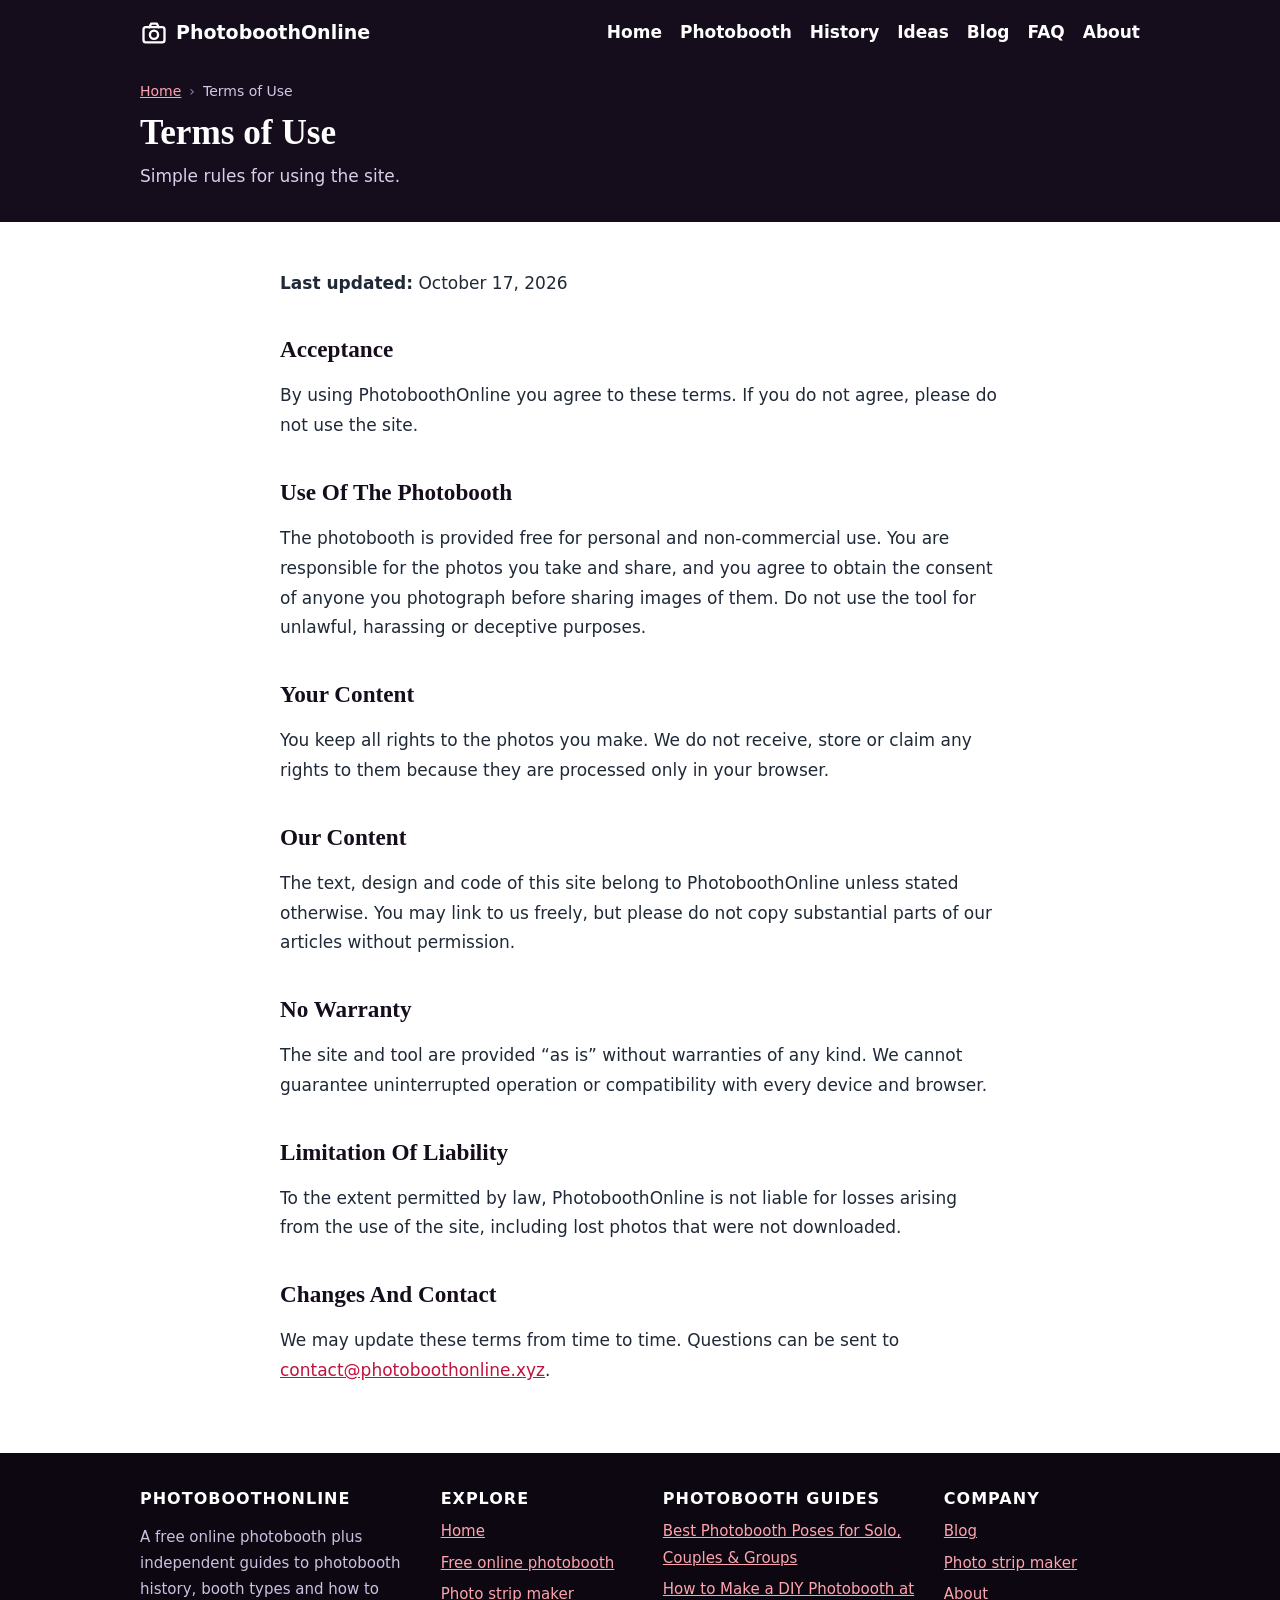
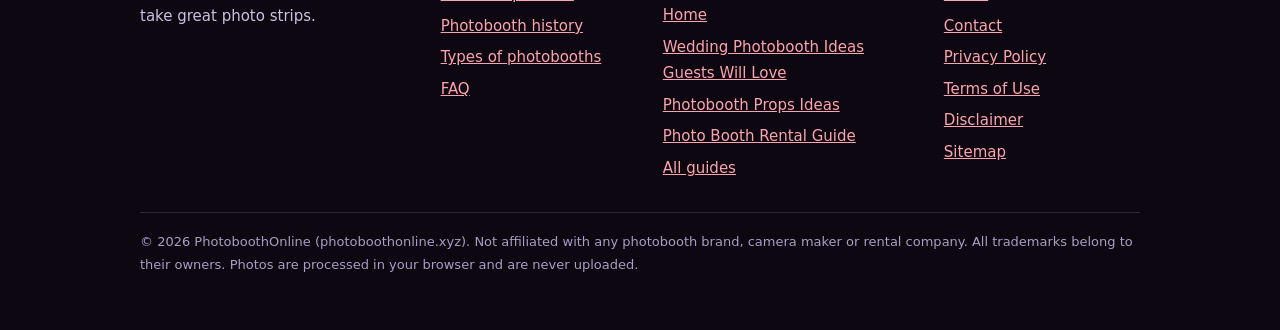
<file: terms-of-use/index.html>
<!DOCTYPE html>
<html lang="en">
<head>
<meta charset="utf-8">
<meta name="viewport" content="width=device-width,initial-scale=1,viewport-fit=cover">
<meta name="google-site-verification" content="Tn_O3w-YGqIsHrvx4AMMWG3ZowE8g1CsuBR-D8ZNGJk" />
<title>Terms of Use – PhotoboothOnline</title>
<meta name="description" content="Terms of use for PhotoboothOnline, the free online photobooth and photobooth guide.">
<meta name="robots" content="index,follow,max-snippet:-1,max-image-preview:large">
<meta name="author" content="PhotoboothOnline">
<meta name="theme-color" content="#150d1c">
<link rel="canonical" href="https://photoboothonline.xyz/terms-of-use/">
<link rel="alternate" hreflang="en" href="https://photoboothonline.xyz/terms-of-use/">
<link rel="alternate" hreflang="x-default" href="https://photoboothonline.xyz/terms-of-use/">
<link rel="icon" type="image/svg+xml" href="/favicon.svg">
<link rel="icon" type="image/png" sizes="192x192" href="/icon-192.png">
<link rel="apple-touch-icon" href="/apple-touch-icon.png">
<link rel="manifest" href="/manifest.webmanifest">
<meta property="og:type" content="website">
<meta property="og:site_name" content="PhotoboothOnline">
<meta property="og:title" content="Terms of Use – PhotoboothOnline">
<meta property="og:description" content="Terms of use for PhotoboothOnline, the free online photobooth and photobooth guide.">
<meta property="og:url" content="https://photoboothonline.xyz/terms-of-use/">
<meta property="og:image" content="https://photoboothonline.xyz/og-image.png">
<meta property="og:image:width" content="1200">
<meta property="og:image:height" content="630">
<meta property="og:image:alt" content="Photobooth strip with four portraits and a curtain">
<meta property="og:locale" content="en_US">
<meta name="twitter:card" content="summary_large_image">
<meta name="twitter:title" content="Terms of Use – PhotoboothOnline">
<meta name="twitter:description" content="Terms of use for PhotoboothOnline, the free online photobooth and photobooth guide.">
<meta name="twitter:image" content="https://photoboothonline.xyz/og-image.png">
<meta name="twitter:image:alt" content="Photobooth strip with four portraits and a curtain">
<script type="application/ld+json">{"@context": "https://schema.org", "@graph": [{"@type": "WebPage", "@id": "https://photoboothonline.xyz/terms-of-use/#page", "url": "https://photoboothonline.xyz/terms-of-use/", "name": "Terms of Use – PhotoboothOnline", "isPartOf": {"@id": "https://photoboothonline.xyz/#site"}, "dateModified": "2026-10-17", "inLanguage": "en"}, {"@type": "BreadcrumbList", "itemListElement": [{"@type": "ListItem", "position": 1, "name": "Home", "item": "https://photoboothonline.xyz/"}, {"@type": "ListItem", "position": 2, "name": "Terms of Use", "item": "https://photoboothonline.xyz/terms-of-use/"}]}]}</script>
<link rel="preload" href="/assets/style.css" as="style">
<link rel="stylesheet" href="/assets/style.css">
</head>
<body>
<a class="skip" href="#main">Skip to content</a>
<header class="phead"><div class="w"><div class="top"><a class="br" href="/" aria-label="PhotoboothOnline home"><svg class='ic' viewBox='0 0 24 24' aria-hidden='true' focusable='false'><rect x='3' y='7' width='18' height='13' rx='2'/><circle cx='12' cy='13.5' r='3.5'/><path d='M8 7l1.5-3h5L16 7'/></svg>PhotoboothOnline</a><nav aria-label="Primary"><a href="/">Home</a><a href="/#booth">Photobooth</a><a href="/#history">History</a><a href="/#ideas">Ideas</a><a href="/blog/">Blog</a><a href="/#faq">FAQ</a><a href="/about/">About</a></nav></div>
<div class="crumbs"><ol><li><a href="/">Home</a></li><li>Terms of Use</li></ol></div>
<h1>Terms of Use</h1><p>Simple rules for using the site.</p></div></header>
<main id="main"><div class="legal"><p><strong>Last updated:</strong> October 17, 2026</p>
<h2>Acceptance</h2><p>By using PhotoboothOnline you agree to these terms. If you do not agree, please do not use the site.</p>
<h2>Use Of The Photobooth</h2><p>The photobooth is provided free for personal and non-commercial use. You are responsible for the photos you take and share, and you agree to obtain the consent of anyone you photograph before sharing images of them. Do not use the tool for unlawful, harassing or deceptive purposes.</p>
<h2>Your Content</h2><p>You keep all rights to the photos you make. We do not receive, store or claim any rights to them because they are processed only in your browser.</p>
<h2>Our Content</h2><p>The text, design and code of this site belong to PhotoboothOnline unless stated otherwise. You may link to us freely, but please do not copy substantial parts of our articles without permission.</p>
<h2>No Warranty</h2><p>The site and tool are provided “as is” without warranties of any kind. We cannot guarantee uninterrupted operation or compatibility with every device and browser.</p>
<h2>Limitation Of Liability</h2><p>To the extent permitted by law, PhotoboothOnline is not liable for losses arising from the use of the site, including lost photos that were not downloaded.</p>
<h2>Changes And Contact</h2><p>We may update these terms from time to time. Questions can be sent to <a href="mailto:contact@photoboothonline.xyz">contact@photoboothonline.xyz</a>.</p></div></main>
<footer>
<div class="w">
<div class="fg">
<div><h2>PhotoboothOnline</h2><p>A free online photobooth plus independent guides to photobooth history, booth types and how to take great photo strips.</p></div>
<div><h2>Explore</h2><ul><li><a href="/">Home</a></li><li><a href="/#booth">Free online photobooth</a></li><li><a href="/photobooth/">Photo strip maker</a></li><li><a href="/#history">Photobooth history</a></li><li><a href="/#types">Types of photobooths</a></li><li><a href="/#faq">FAQ</a></li></ul></div>
<div><h2>Photobooth guides</h2><ul><li><a href="/blog/best-photobooth-poses/">Best Photobooth Poses for Solo, Couples & Groups</a></li><li><a href="/blog/diy-photobooth-at-home/">How to Make a DIY Photobooth at Home</a></li><li><a href="/blog/wedding-photobooth-ideas/">Wedding Photobooth Ideas Guests Will Love</a></li><li><a href="/blog/photobooth-props-ideas/">Photobooth Props Ideas</a></li><li><a href="/blog/photo-booth-rental-guide/">Photo Booth Rental Guide</a></li><li><a href="/blog/">All guides</a></li></ul></div>
<div><h2>Company</h2><ul><li><a href="/blog/">Blog</a></li><li><a href="/photobooth/">Photo strip maker</a></li><li><a href="/about/">About</a></li><li><a href="/contact/">Contact</a></li><li><a href="/privacy-policy/">Privacy Policy</a></li><li><a href="/terms-of-use/">Terms of Use</a></li><li><a href="/disclaimer/">Disclaimer</a></li><li><a href="/sitemap.xml">Sitemap</a></li></ul></div>
</div>
<p class="copy">© 2026 PhotoboothOnline (photoboothonline.xyz). Not affiliated with any photobooth brand, camera maker or rental company. All trademarks belong to their owners. Photos are processed in your browser and are never uploaded.</p>
</div>
</footer>
</body>
</html>
</file>
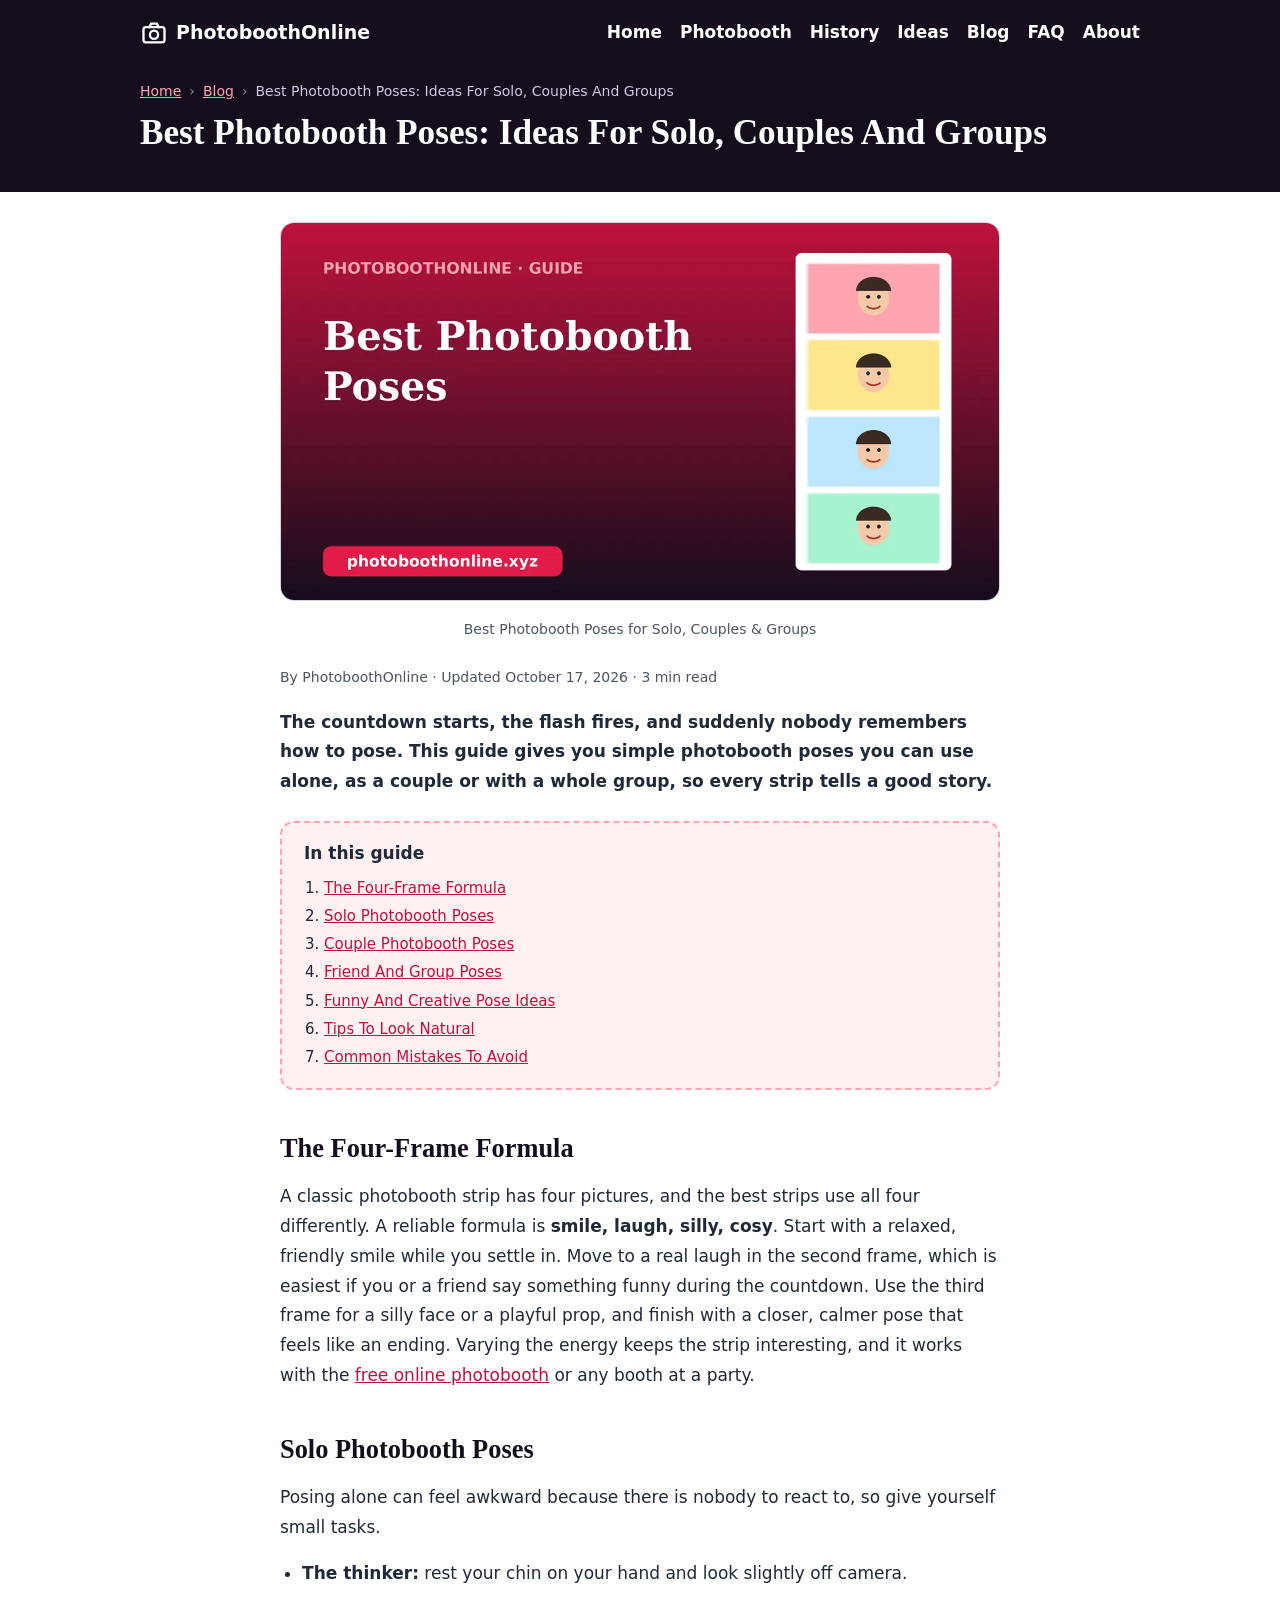
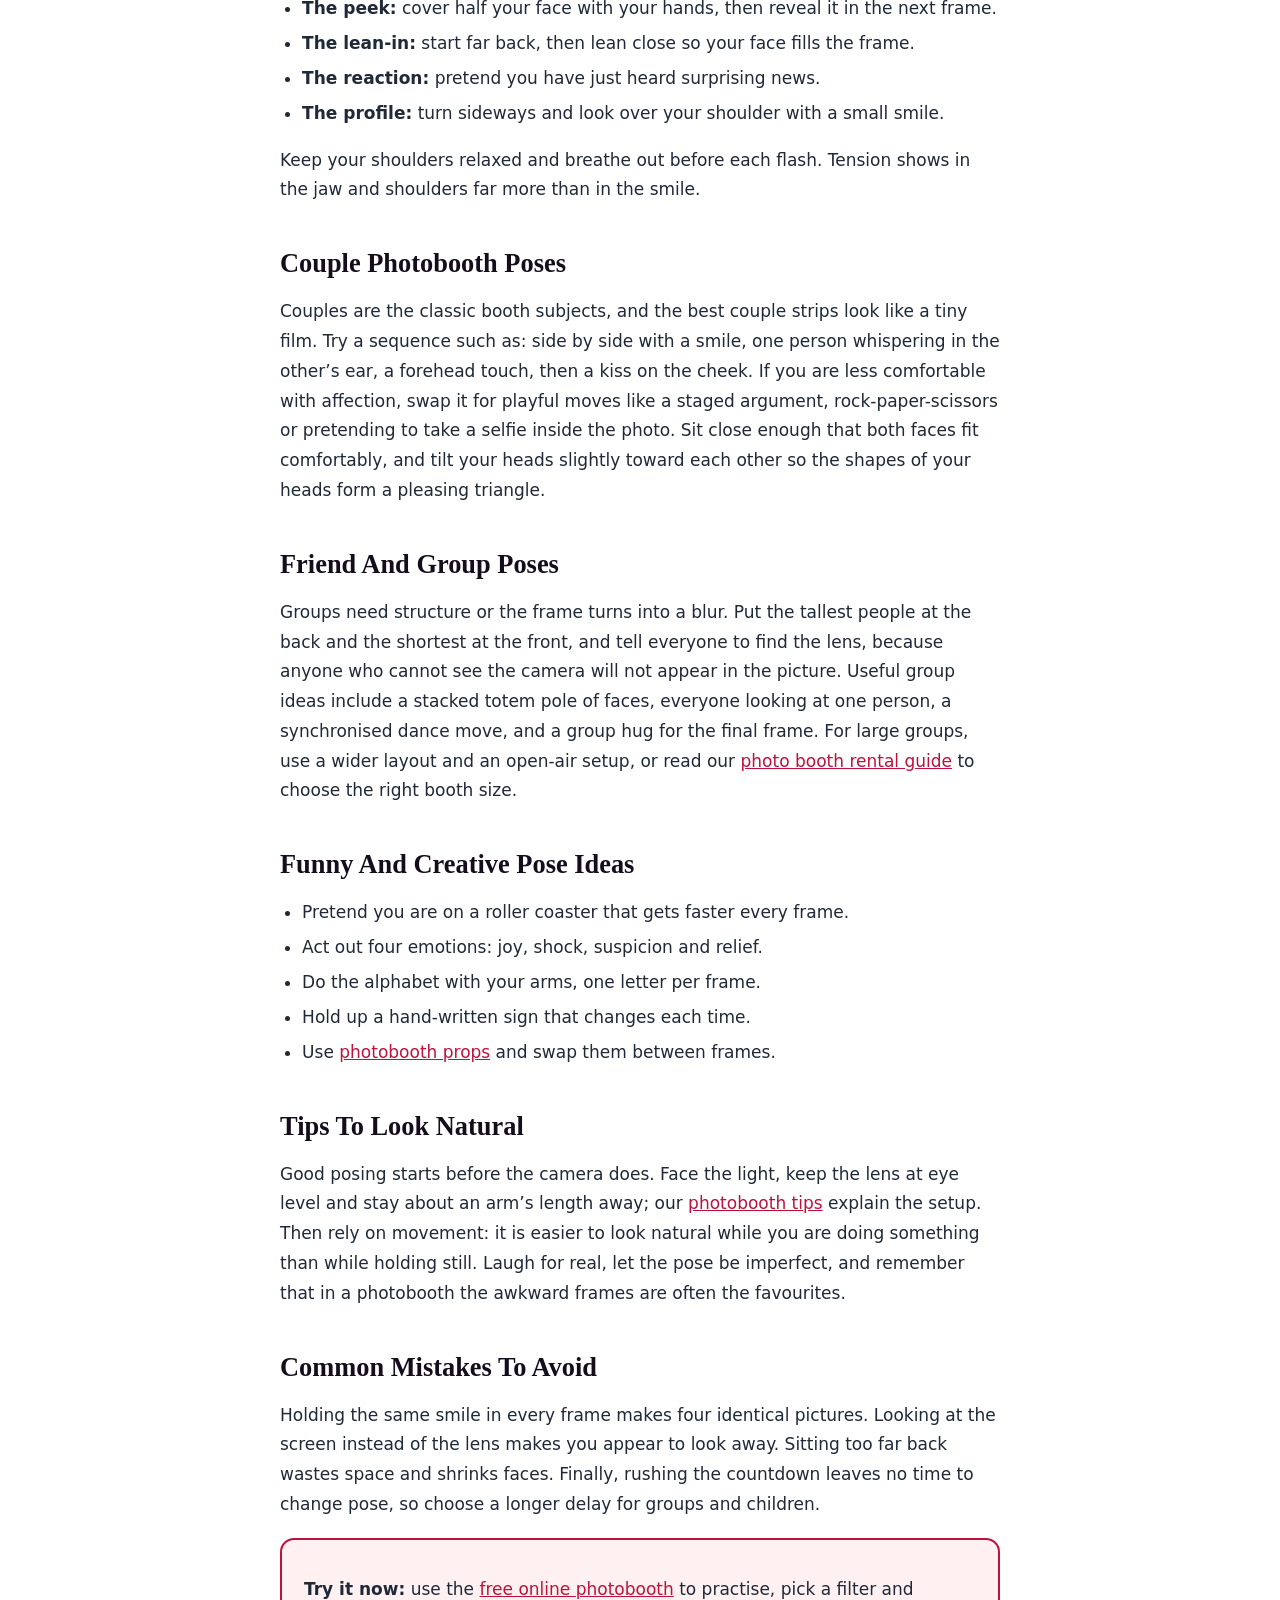
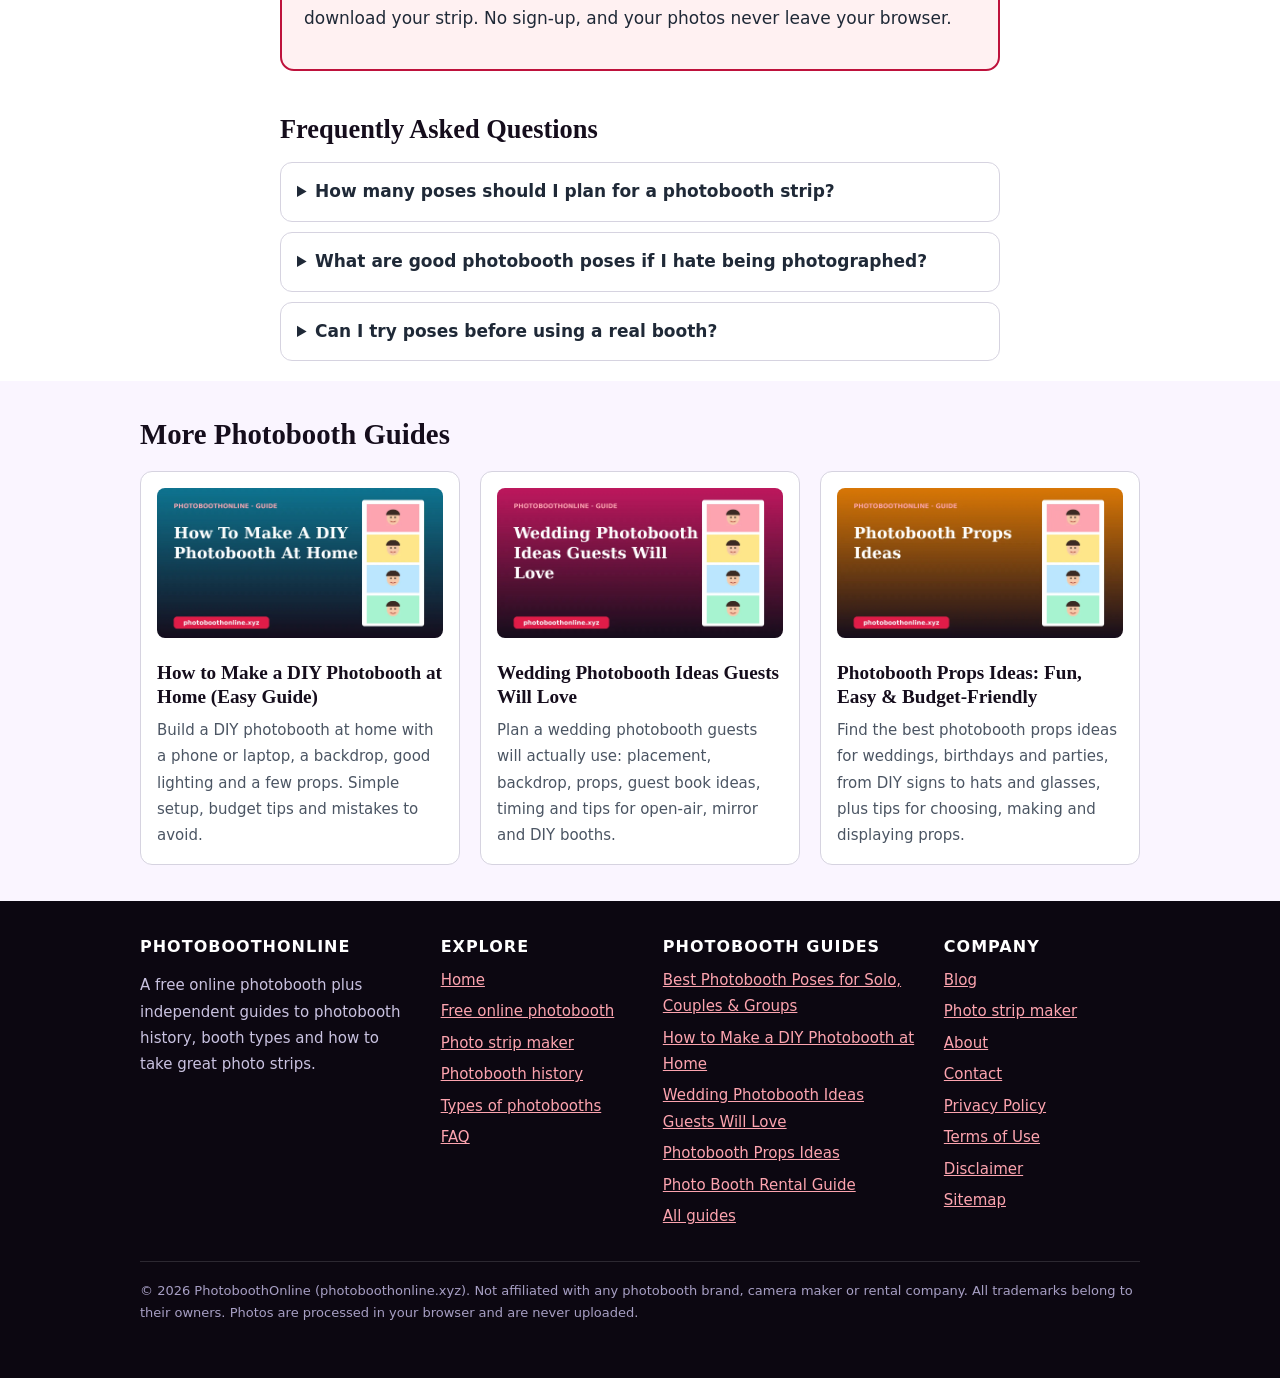
<file: blog/best-photobooth-poses/index.html>
<!DOCTYPE html>
<html lang="en">
<head>
<meta charset="utf-8">
<meta name="viewport" content="width=device-width,initial-scale=1,viewport-fit=cover">
<meta name="google-site-verification" content="Tn_O3w-YGqIsHrvx4AMMWG3ZowE8g1CsuBR-D8ZNGJk" />
<title>Best Photobooth Poses for Solo, Couples &amp; Groups</title>
<meta name="description" content="Not sure what to do when the countdown starts? These photobooth pose ideas for solo, couples and groups make every photo strip look fun and natural.">
<meta name="robots" content="index,follow,max-snippet:-1,max-image-preview:large,max-video-preview:-1">
<meta name="author" content="PhotoboothOnline">
<meta name="theme-color" content="#150d1c">
<link rel="canonical" href="https://photoboothonline.xyz/blog/best-photobooth-poses/">
<link rel="alternate" hreflang="en" href="https://photoboothonline.xyz/blog/best-photobooth-poses/">
<link rel="alternate" hreflang="x-default" href="https://photoboothonline.xyz/blog/best-photobooth-poses/">
<link rel="icon" type="image/svg+xml" href="/favicon.svg">
<link rel="icon" type="image/png" sizes="192x192" href="/icon-192.png">
<link rel="apple-touch-icon" href="/apple-touch-icon.png">
<link rel="manifest" href="/manifest.webmanifest">
<meta property="og:type" content="article">
<meta property="og:site_name" content="PhotoboothOnline">
<meta property="og:title" content="Best Photobooth Poses for Solo, Couples &amp; Groups">
<meta property="og:description" content="Not sure what to do when the countdown starts? These photobooth pose ideas for solo, couples and groups make every photo strip look fun and natural.">
<meta property="og:url" content="https://photoboothonline.xyz/blog/best-photobooth-poses/">
<meta property="og:image" content="https://photoboothonline.xyz/img/blog-best-photobooth-poses.webp">
<meta property="og:image:width" content="1200">
<meta property="og:image:height" content="630">
<meta property="og:image:alt" content="Photobooth strip with four portraits and a curtain">
<meta property="og:locale" content="en_US">
<meta name="twitter:card" content="summary_large_image">
<meta name="twitter:title" content="Best Photobooth Poses for Solo, Couples &amp; Groups">
<meta name="twitter:description" content="Not sure what to do when the countdown starts? These photobooth pose ideas for solo, couples and groups make every photo strip look fun and natural.">
<meta name="twitter:image" content="https://photoboothonline.xyz/img/blog-best-photobooth-poses.webp">
<meta name="twitter:image:alt" content="Photobooth strip with four portraits and a curtain">
<script type="application/ld+json">{"@context": "https://schema.org", "@graph": [{"@type": "Article", "@id": "https://photoboothonline.xyz/blog/best-photobooth-poses/#article", "headline": "Best Photobooth Poses: Ideas For Solo, Couples And Groups", "description": "Not sure what to do when the countdown starts? These photobooth pose ideas for solo, couples and groups make every photo strip look fun and natural.", "image": ["https://photoboothonline.xyz/img/blog-best-photobooth-poses.webp"], "datePublished": "2026-10-17", "dateModified": "2026-10-17", "author": {"@type": "Organization", "name": "PhotoboothOnline", "url": "https://photoboothonline.xyz/"}, "publisher": {"@id": "https://photoboothonline.xyz/#org"}, "mainEntityOfPage": {"@type": "WebPage", "@id": "https://photoboothonline.xyz/blog/best-photobooth-poses/"}, "inLanguage": "en", "keywords": "photobooth poses", "wordCount": 592}, {"@type": "WebPage", "@id": "https://photoboothonline.xyz/blog/best-photobooth-poses/", "url": "https://photoboothonline.xyz/blog/best-photobooth-poses/", "name": "Best Photobooth Poses for Solo, Couples & Groups", "isPartOf": {"@id": "https://photoboothonline.xyz/#site"}, "inLanguage": "en"}, {"@type": "BreadcrumbList", "itemListElement": [{"@type": "ListItem", "position": 1, "name": "Home", "item": "https://photoboothonline.xyz/"}, {"@type": "ListItem", "position": 2, "name": "Blog", "item": "https://photoboothonline.xyz/blog/"}, {"@type": "ListItem", "position": 3, "name": "Best Photobooth Poses: Ideas For Solo, Couples And Groups", "item": "https://photoboothonline.xyz/blog/best-photobooth-poses/"}]}, {"@type": "FAQPage", "mainEntity": [{"@type": "Question", "name": "How many poses should I plan for a photobooth strip?", "acceptedAnswer": {"@type": "Answer", "text": "Plan one idea for each frame. Four photos is the classic number, so a smile, a laugh, a silly pose and a cosy finish is an easy plan."}}, {"@type": "Question", "name": "What are good photobooth poses if I hate being photographed?", "acceptedAnswer": {"@type": "Answer", "text": "Choose action-based poses such as laughing at a joke, covering your face with your hands or playing rock-paper-scissors. Movement distracts you from the camera."}}, {"@type": "Question", "name": "Can I try poses before using a real booth?", "acceptedAnswer": {"@type": "Answer", "text": "Yes. Practise in the free online photobooth on this site, then change the filter and frame to see which pose looks best."}}]}]}</script>
<link rel="preload" href="/assets/style.css" as="style">
<link rel="stylesheet" href="/assets/style.css">
</head>
<body>
<a class="skip" href="#main">Skip to content</a>
<header class="phead"><div class="w"><div class="top"><a class="br" href="/" aria-label="PhotoboothOnline home"><svg class='ic' viewBox='0 0 24 24' aria-hidden='true' focusable='false'><rect x='3' y='7' width='18' height='13' rx='2'/><circle cx='12' cy='13.5' r='3.5'/><path d='M8 7l1.5-3h5L16 7'/></svg>PhotoboothOnline</a><nav aria-label="Primary"><a href="/">Home</a><a href="/#booth">Photobooth</a><a href="/#history">History</a><a href="/#ideas">Ideas</a><a href="/blog/">Blog</a><a href="/#faq">FAQ</a><a href="/about/">About</a></nav></div>
<div class="crumbs"><ol><li><a href="/">Home</a></li><li><a href="/blog/">Blog</a></li><li>Best Photobooth Poses: Ideas For Solo, Couples And Groups</li></ol></div>
<h1>Best Photobooth Poses: Ideas For Solo, Couples And Groups</h1></div></header>
<main id="main"><article class="post"><figure><img src="/img/blog-best-photobooth-poses.webp" width="1200" height="630" decoding="async" fetchpriority="high" alt="Best Photobooth Poses: Ideas For Solo, Couples And Groups – cover illustration with a photobooth strip"><figcaption>Best Photobooth Poses for Solo, Couples &amp; Groups</figcaption></figure>
<p class="meta">By PhotoboothOnline · Updated October 17, 2026 · 3 min read</p>
<p><strong>The countdown starts, the flash fires, and suddenly nobody remembers how to pose. This guide gives you simple <strong>photobooth poses</strong> you can use alone, as a couple or with a whole group, so every strip tells a good story.</strong></p><nav class="toc col" aria-label="Table of contents"><strong>In this guide</strong><ol><li><a href="#the-four-frame-formula">The Four-Frame Formula</a></li><li><a href="#solo-photobooth-poses">Solo Photobooth Poses</a></li><li><a href="#couple-photobooth-poses">Couple Photobooth Poses</a></li><li><a href="#friend-and-group-poses">Friend And Group Poses</a></li><li><a href="#funny-and-creative-pose-ideas">Funny And Creative Pose Ideas</a></li><li><a href="#tips-to-look-natural">Tips To Look Natural</a></li><li><a href="#common-mistakes-to-avoid">Common Mistakes To Avoid</a></li></ol></nav><h2 id="the-four-frame-formula">The Four-Frame Formula</h2>
<p>A classic photobooth strip has four pictures, and the best strips use all four differently. A reliable formula is <strong>smile, laugh, silly, cosy</strong>. Start with a relaxed, friendly smile while you settle in. Move to a real laugh in the second frame, which is easiest if you or a friend say something funny during the countdown. Use the third frame for a silly face or a playful prop, and finish with a closer, calmer pose that feels like an ending. Varying the energy keeps the strip interesting, and it works with the <a href="/#booth">free online photobooth</a> or any booth at a party.</p>
<h2 id="solo-photobooth-poses">Solo Photobooth Poses</h2>
<p>Posing alone can feel awkward because there is nobody to react to, so give yourself small tasks.</p>
<ul><li><strong>The thinker:</strong> rest your chin on your hand and look slightly off camera.</li><li><strong>The peek:</strong> cover half your face with your hands, then reveal it in the next frame.</li><li><strong>The lean-in:</strong> start far back, then lean close so your face fills the frame.</li><li><strong>The reaction:</strong> pretend you have just heard surprising news.</li><li><strong>The profile:</strong> turn sideways and look over your shoulder with a small smile.</li></ul>
<p>Keep your shoulders relaxed and breathe out before each flash. Tension shows in the jaw and shoulders far more than in the smile.</p>
<h2 id="couple-photobooth-poses">Couple Photobooth Poses</h2>
<p>Couples are the classic booth subjects, and the best couple strips look like a tiny film. Try a sequence such as: side by side with a smile, one person whispering in the other’s ear, a forehead touch, then a kiss on the cheek. If you are less comfortable with affection, swap it for playful moves like a staged argument, rock-paper-scissors or pretending to take a selfie inside the photo. Sit close enough that both faces fit comfortably, and tilt your heads slightly toward each other so the shapes of your heads form a pleasing triangle.</p>
<h2 id="friend-and-group-poses">Friend And Group Poses</h2>
<p>Groups need structure or the frame turns into a blur. Put the tallest people at the back and the shortest at the front, and tell everyone to find the lens, because anyone who cannot see the camera will not appear in the picture. Useful group ideas include a stacked totem pole of faces, everyone looking at one person, a synchronised dance move, and a group hug for the final frame. For large groups, use a wider layout and an open-air setup, or read our <a href="/blog/photo-booth-rental-guide/">photo booth rental guide</a> to choose the right booth size.</p>
<h2 id="funny-and-creative-pose-ideas">Funny And Creative Pose Ideas</h2>
<ul><li>Pretend you are on a roller coaster that gets faster every frame.</li><li>Act out four emotions: joy, shock, suspicion and relief.</li><li>Do the alphabet with your arms, one letter per frame.</li><li>Hold up a hand-written sign that changes each time.</li><li>Use <a href="/blog/photobooth-props-ideas/">photobooth props</a> and swap them between frames.</li></ul>
<h2 id="tips-to-look-natural">Tips To Look Natural</h2>
<p>Good posing starts before the camera does. Face the light, keep the lens at eye level and stay about an arm’s length away; our <a href="/#tips">photobooth tips</a> explain the setup. Then rely on movement: it is easier to look natural while you are doing something than while holding still. Laugh for real, let the pose be imperfect, and remember that in a photobooth the awkward frames are often the favourites.</p>
<h2 id="common-mistakes-to-avoid">Common Mistakes To Avoid</h2>
<p>Holding the same smile in every frame makes four identical pictures. Looking at the screen instead of the lens makes you appear to look away. Sitting too far back wastes space and shrinks faces. Finally, rushing the countdown leaves no time to change pose, so choose a longer delay for groups and children.</p>
<div class="contactbox"><p><strong>Try it now:</strong> use the <a href="/#booth">free online photobooth</a> to practise, pick a filter and download your strip. No sign-up, and your photos never leave your browser.</p></div>
<h2 id="faq">Frequently Asked Questions</h2><details><summary>How many poses should I plan for a photobooth strip?</summary><p>Plan one idea for each frame. Four photos is the classic number, so a smile, a laugh, a silly pose and a cosy finish is an easy plan.</p></details><details><summary>What are good photobooth poses if I hate being photographed?</summary><p>Choose action-based poses such as laughing at a joke, covering your face with your hands or playing rock-paper-scissors. Movement distracts you from the camera.</p></details><details><summary>Can I try poses before using a real booth?</summary><p>Yes. Practise in the free online photobooth on this site, then change the filter and frame to see which pose looks best.</p></details></article>
<section class="related"><div class="w"><h2>More Photobooth Guides</h2><div class="hrow"><a class="c" href="/blog/diy-photobooth-at-home/"><img src="/img/blog-diy-photobooth-at-home.webp" width="1200" height="630" loading="lazy" decoding="async" alt="How To Make A DIY Photobooth At Home: Easy Step-By-Step Guide cover image"><h3>How to Make a DIY Photobooth at Home (Easy Guide)</h3><p>Build a DIY photobooth at home with a phone or laptop, a backdrop, good lighting and a few props. Simple setup, budget tips and mistakes to avoid.</p></a><a class="c" href="/blog/wedding-photobooth-ideas/"><img src="/img/blog-wedding-photobooth-ideas.webp" width="1200" height="630" loading="lazy" decoding="async" alt="Wedding Photobooth Ideas Guests Will Love cover image"><h3>Wedding Photobooth Ideas Guests Will Love</h3><p>Plan a wedding photobooth guests will actually use: placement, backdrop, props, guest book ideas, timing and tips for open-air, mirror and DIY booths.</p></a><a class="c" href="/blog/photobooth-props-ideas/"><img src="/img/blog-photobooth-props-ideas.webp" width="1200" height="630" loading="lazy" decoding="async" alt="Photobooth Props Ideas: Fun, Easy And Budget-Friendly cover image"><h3>Photobooth Props Ideas: Fun, Easy & Budget-Friendly</h3><p>Find the best photobooth props ideas for weddings, birthdays and parties, from DIY signs to hats and glasses, plus tips for choosing, making and displaying props.</p></a></div></div></section></main>
<footer>
<div class="w">
<div class="fg">
<div><h2>PhotoboothOnline</h2><p>A free online photobooth plus independent guides to photobooth history, booth types and how to take great photo strips.</p></div>
<div><h2>Explore</h2><ul><li><a href="/">Home</a></li><li><a href="/#booth">Free online photobooth</a></li><li><a href="/photobooth/">Photo strip maker</a></li><li><a href="/#history">Photobooth history</a></li><li><a href="/#types">Types of photobooths</a></li><li><a href="/#faq">FAQ</a></li></ul></div>
<div><h2>Photobooth guides</h2><ul><li><a href="/blog/best-photobooth-poses/">Best Photobooth Poses for Solo, Couples & Groups</a></li><li><a href="/blog/diy-photobooth-at-home/">How to Make a DIY Photobooth at Home</a></li><li><a href="/blog/wedding-photobooth-ideas/">Wedding Photobooth Ideas Guests Will Love</a></li><li><a href="/blog/photobooth-props-ideas/">Photobooth Props Ideas</a></li><li><a href="/blog/photo-booth-rental-guide/">Photo Booth Rental Guide</a></li><li><a href="/blog/">All guides</a></li></ul></div>
<div><h2>Company</h2><ul><li><a href="/blog/">Blog</a></li><li><a href="/photobooth/">Photo strip maker</a></li><li><a href="/about/">About</a></li><li><a href="/contact/">Contact</a></li><li><a href="/privacy-policy/">Privacy Policy</a></li><li><a href="/terms-of-use/">Terms of Use</a></li><li><a href="/disclaimer/">Disclaimer</a></li><li><a href="/sitemap.xml">Sitemap</a></li></ul></div>
</div>
<p class="copy">© 2026 PhotoboothOnline (photoboothonline.xyz). Not affiliated with any photobooth brand, camera maker or rental company. All trademarks belong to their owners. Photos are processed in your browser and are never uploaded.</p>
</div>
</footer>
</body>
</html>
</file>
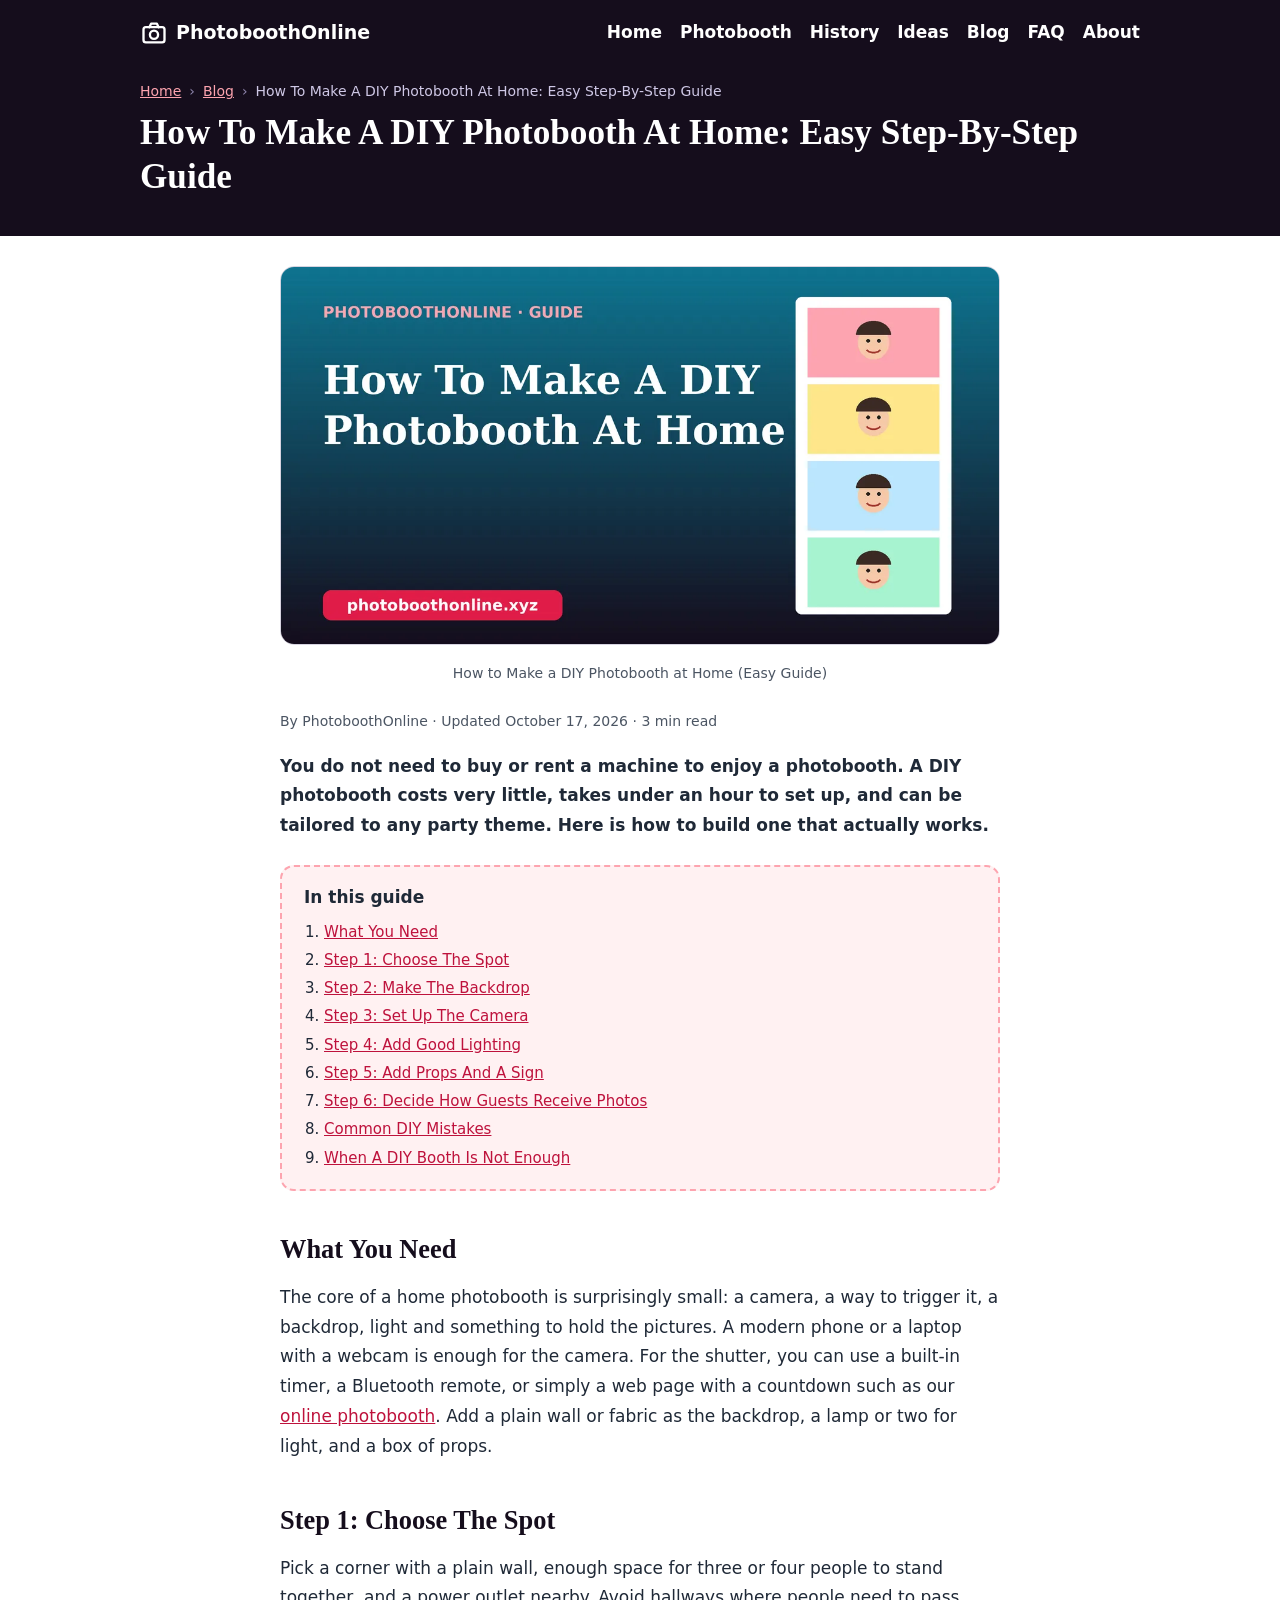
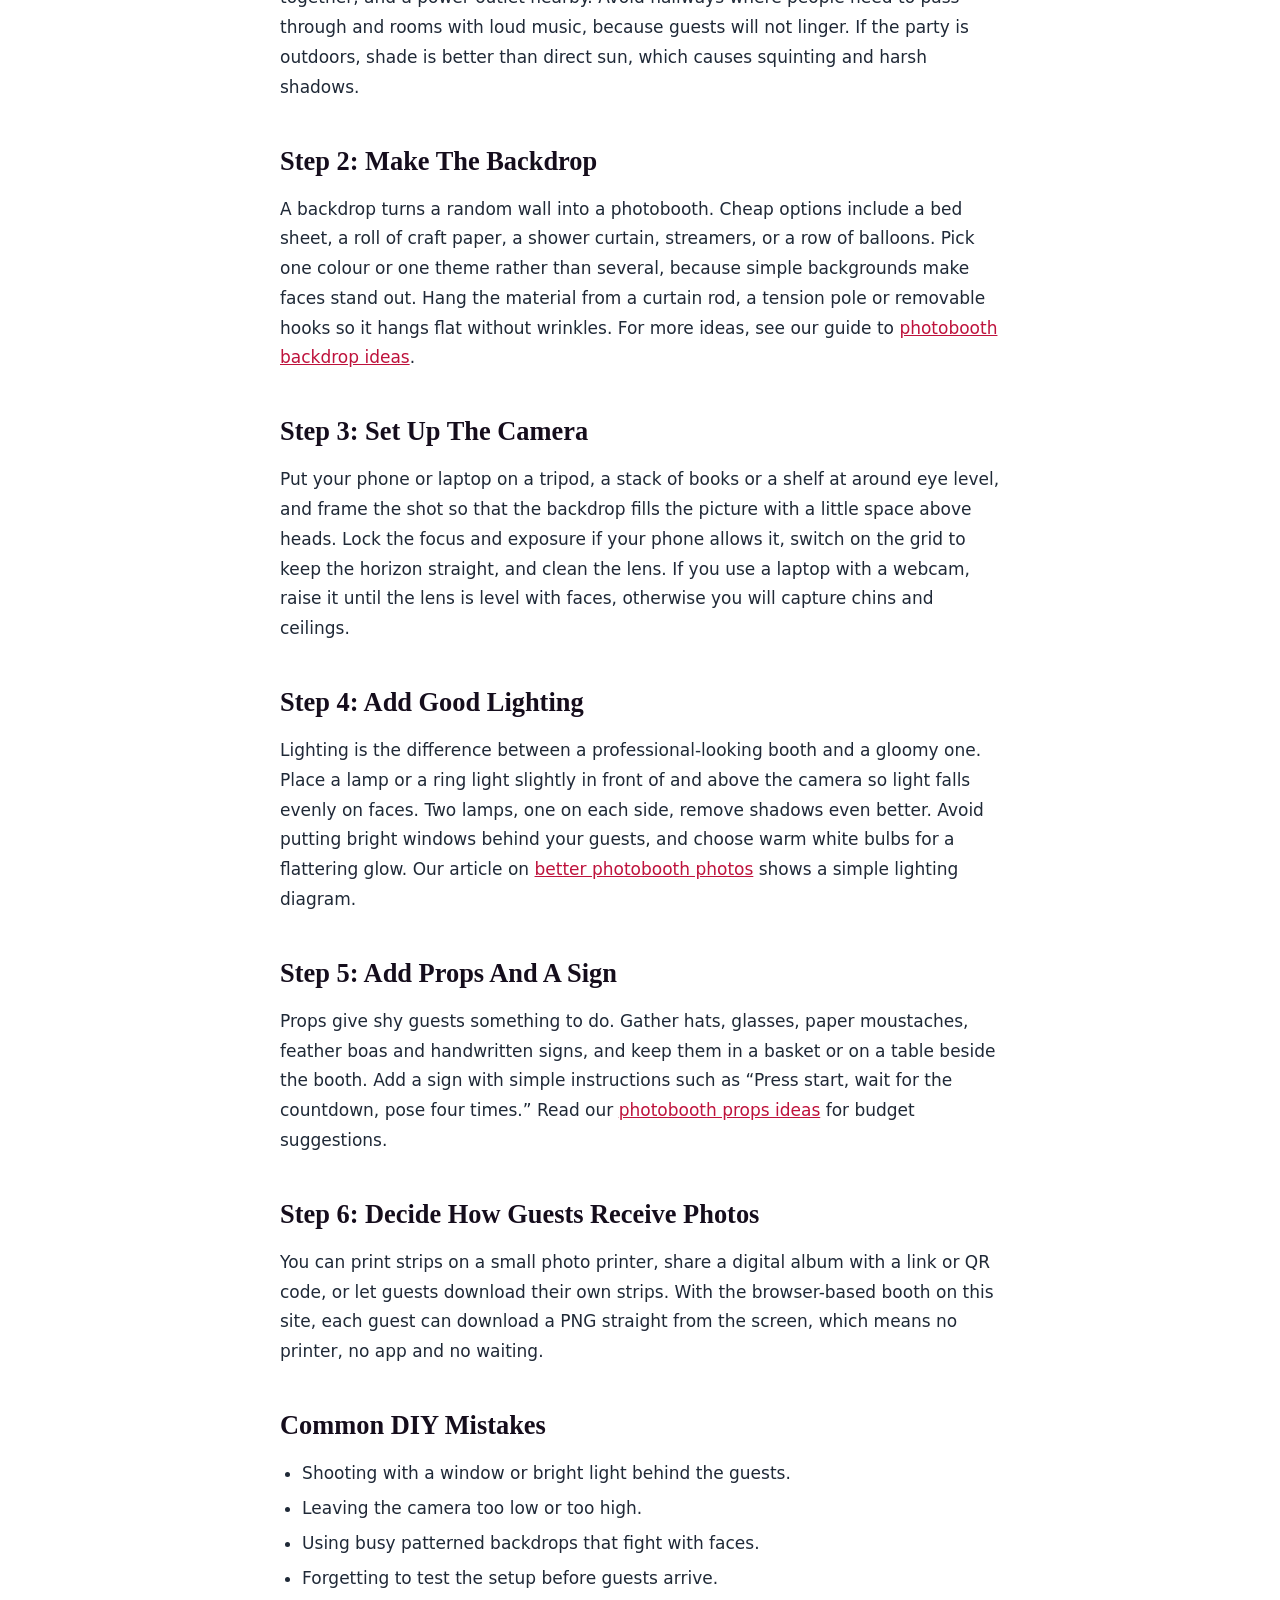
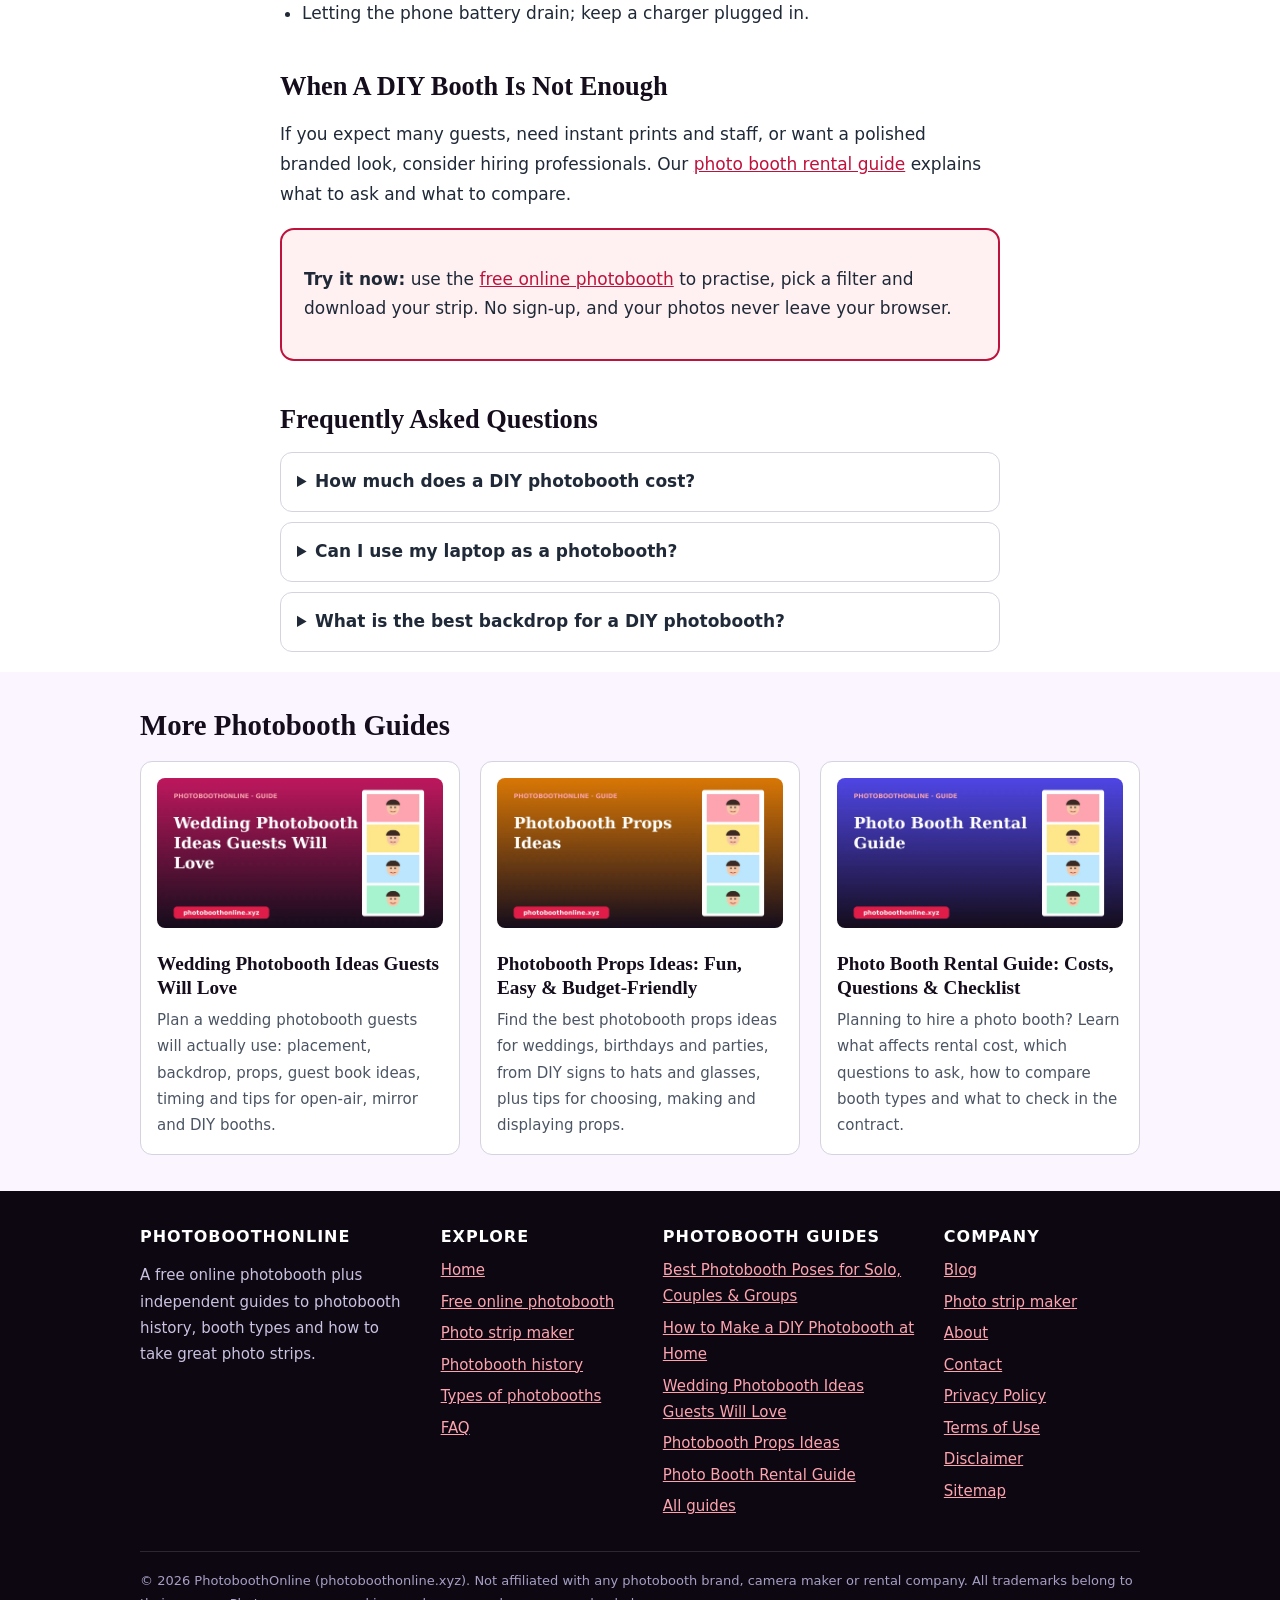
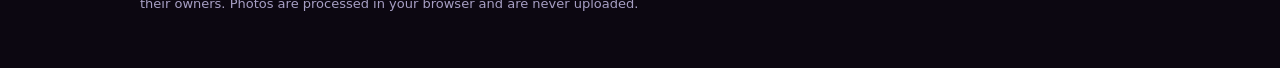
<file: blog/diy-photobooth-at-home/index.html>
<!DOCTYPE html>
<html lang="en">
<head>
<meta charset="utf-8">
<meta name="viewport" content="width=device-width,initial-scale=1,viewport-fit=cover">
<meta name="google-site-verification" content="Tn_O3w-YGqIsHrvx4AMMWG3ZowE8g1CsuBR-D8ZNGJk" />
<title>How to Make a DIY Photobooth at Home (Easy Guide)</title>
<meta name="description" content="Build a DIY photobooth at home with a phone or laptop, a backdrop, good lighting and a few props. Simple setup, budget tips and mistakes to avoid.">
<meta name="robots" content="index,follow,max-snippet:-1,max-image-preview:large,max-video-preview:-1">
<meta name="author" content="PhotoboothOnline">
<meta name="theme-color" content="#150d1c">
<link rel="canonical" href="https://photoboothonline.xyz/blog/diy-photobooth-at-home/">
<link rel="alternate" hreflang="en" href="https://photoboothonline.xyz/blog/diy-photobooth-at-home/">
<link rel="alternate" hreflang="x-default" href="https://photoboothonline.xyz/blog/diy-photobooth-at-home/">
<link rel="icon" type="image/svg+xml" href="/favicon.svg">
<link rel="icon" type="image/png" sizes="192x192" href="/icon-192.png">
<link rel="apple-touch-icon" href="/apple-touch-icon.png">
<link rel="manifest" href="/manifest.webmanifest">
<meta property="og:type" content="article">
<meta property="og:site_name" content="PhotoboothOnline">
<meta property="og:title" content="How to Make a DIY Photobooth at Home (Easy Guide)">
<meta property="og:description" content="Build a DIY photobooth at home with a phone or laptop, a backdrop, good lighting and a few props. Simple setup, budget tips and mistakes to avoid.">
<meta property="og:url" content="https://photoboothonline.xyz/blog/diy-photobooth-at-home/">
<meta property="og:image" content="https://photoboothonline.xyz/img/blog-diy-photobooth-at-home.webp">
<meta property="og:image:width" content="1200">
<meta property="og:image:height" content="630">
<meta property="og:image:alt" content="Photobooth strip with four portraits and a curtain">
<meta property="og:locale" content="en_US">
<meta name="twitter:card" content="summary_large_image">
<meta name="twitter:title" content="How to Make a DIY Photobooth at Home (Easy Guide)">
<meta name="twitter:description" content="Build a DIY photobooth at home with a phone or laptop, a backdrop, good lighting and a few props. Simple setup, budget tips and mistakes to avoid.">
<meta name="twitter:image" content="https://photoboothonline.xyz/img/blog-diy-photobooth-at-home.webp">
<meta name="twitter:image:alt" content="Photobooth strip with four portraits and a curtain">
<script type="application/ld+json">{"@context": "https://schema.org", "@graph": [{"@type": "Article", "@id": "https://photoboothonline.xyz/blog/diy-photobooth-at-home/#article", "headline": "How To Make A DIY Photobooth At Home: Easy Step-By-Step Guide", "description": "Build a DIY photobooth at home with a phone or laptop, a backdrop, good lighting and a few props. Simple setup, budget tips and mistakes to avoid.", "image": ["https://photoboothonline.xyz/img/blog-diy-photobooth-at-home.webp"], "datePublished": "2026-10-17", "dateModified": "2026-10-17", "author": {"@type": "Organization", "name": "PhotoboothOnline", "url": "https://photoboothonline.xyz/"}, "publisher": {"@id": "https://photoboothonline.xyz/#org"}, "mainEntityOfPage": {"@type": "WebPage", "@id": "https://photoboothonline.xyz/blog/diy-photobooth-at-home/"}, "inLanguage": "en", "keywords": "diy photobooth", "wordCount": 601}, {"@type": "WebPage", "@id": "https://photoboothonline.xyz/blog/diy-photobooth-at-home/", "url": "https://photoboothonline.xyz/blog/diy-photobooth-at-home/", "name": "How to Make a DIY Photobooth at Home (Easy Guide)", "isPartOf": {"@id": "https://photoboothonline.xyz/#site"}, "inLanguage": "en"}, {"@type": "BreadcrumbList", "itemListElement": [{"@type": "ListItem", "position": 1, "name": "Home", "item": "https://photoboothonline.xyz/"}, {"@type": "ListItem", "position": 2, "name": "Blog", "item": "https://photoboothonline.xyz/blog/"}, {"@type": "ListItem", "position": 3, "name": "How To Make A DIY Photobooth At Home: Easy Step-By-Step Guide", "item": "https://photoboothonline.xyz/blog/diy-photobooth-at-home/"}]}, {"@type": "FAQPage", "mainEntity": [{"@type": "Question", "name": "How much does a DIY photobooth cost?", "acceptedAnswer": {"@type": "Answer", "text": "It can cost almost nothing if you already own a phone, a lamp and a bed sheet. Extra costs usually come from backdrops, props and a printer."}}, {"@type": "Question", "name": "Can I use my laptop as a photobooth?", "acceptedAnswer": {"@type": "Answer", "text": "Yes. Open a browser-based photobooth, allow the camera, and let guests take turns. Raise the laptop so the webcam is at eye level."}}, {"@type": "Question", "name": "What is the best backdrop for a DIY photobooth?", "acceptedAnswer": {"@type": "Answer", "text": "A plain, evenly coloured backdrop such as fabric or paper works best because it keeps attention on faces."}}]}]}</script>
<link rel="preload" href="/assets/style.css" as="style">
<link rel="stylesheet" href="/assets/style.css">
</head>
<body>
<a class="skip" href="#main">Skip to content</a>
<header class="phead"><div class="w"><div class="top"><a class="br" href="/" aria-label="PhotoboothOnline home"><svg class='ic' viewBox='0 0 24 24' aria-hidden='true' focusable='false'><rect x='3' y='7' width='18' height='13' rx='2'/><circle cx='12' cy='13.5' r='3.5'/><path d='M8 7l1.5-3h5L16 7'/></svg>PhotoboothOnline</a><nav aria-label="Primary"><a href="/">Home</a><a href="/#booth">Photobooth</a><a href="/#history">History</a><a href="/#ideas">Ideas</a><a href="/blog/">Blog</a><a href="/#faq">FAQ</a><a href="/about/">About</a></nav></div>
<div class="crumbs"><ol><li><a href="/">Home</a></li><li><a href="/blog/">Blog</a></li><li>How To Make A DIY Photobooth At Home: Easy Step-By-Step Guide</li></ol></div>
<h1>How To Make A DIY Photobooth At Home: Easy Step-By-Step Guide</h1></div></header>
<main id="main"><article class="post"><figure><img src="/img/blog-diy-photobooth-at-home.webp" width="1200" height="630" decoding="async" fetchpriority="high" alt="How To Make A DIY Photobooth At Home: Easy Step-By-Step Guide – cover illustration with a photobooth strip"><figcaption>How to Make a DIY Photobooth at Home (Easy Guide)</figcaption></figure>
<p class="meta">By PhotoboothOnline · Updated October 17, 2026 · 3 min read</p>
<p><strong>You do not need to buy or rent a machine to enjoy a photobooth. A <strong>DIY photobooth</strong> costs very little, takes under an hour to set up, and can be tailored to any party theme. Here is how to build one that actually works.</strong></p><nav class="toc col" aria-label="Table of contents"><strong>In this guide</strong><ol><li><a href="#what-you-need">What You Need</a></li><li><a href="#step-1-choose-the-spot">Step 1: Choose The Spot</a></li><li><a href="#step-2-make-the-backdrop">Step 2: Make The Backdrop</a></li><li><a href="#step-3-set-up-the-camera">Step 3: Set Up The Camera</a></li><li><a href="#step-4-add-good-lighting">Step 4: Add Good Lighting</a></li><li><a href="#step-5-add-props-and-a-sign">Step 5: Add Props And A Sign</a></li><li><a href="#step-6-decide-how-guests-receive-photos">Step 6: Decide How Guests Receive Photos</a></li><li><a href="#common-diy-mistakes">Common DIY Mistakes</a></li><li><a href="#when-a-diy-booth-is-not-enough">When A DIY Booth Is Not Enough</a></li></ol></nav><h2 id="what-you-need">What You Need</h2>
<p>The core of a home photobooth is surprisingly small: a camera, a way to trigger it, a backdrop, light and something to hold the pictures. A modern phone or a laptop with a webcam is enough for the camera. For the shutter, you can use a built-in timer, a Bluetooth remote, or simply a web page with a countdown such as our <a href="/#booth">online photobooth</a>. Add a plain wall or fabric as the backdrop, a lamp or two for light, and a box of props.</p>
<h2 id="step-1-choose-the-spot">Step 1: Choose The Spot</h2>
<p>Pick a corner with a plain wall, enough space for three or four people to stand together, and a power outlet nearby. Avoid hallways where people need to pass through and rooms with loud music, because guests will not linger. If the party is outdoors, shade is better than direct sun, which causes squinting and harsh shadows.</p>
<h2 id="step-2-make-the-backdrop">Step 2: Make The Backdrop</h2>
<p>A backdrop turns a random wall into a photobooth. Cheap options include a bed sheet, a roll of craft paper, a shower curtain, streamers, or a row of balloons. Pick one colour or one theme rather than several, because simple backgrounds make faces stand out. Hang the material from a curtain rod, a tension pole or removable hooks so it hangs flat without wrinkles. For more ideas, see our guide to <a href="/blog/photobooth-backdrop-ideas/">photobooth backdrop ideas</a>.</p>
<h2 id="step-3-set-up-the-camera">Step 3: Set Up The Camera</h2>
<p>Put your phone or laptop on a tripod, a stack of books or a shelf at around eye level, and frame the shot so that the backdrop fills the picture with a little space above heads. Lock the focus and exposure if your phone allows it, switch on the grid to keep the horizon straight, and clean the lens. If you use a laptop with a webcam, raise it until the lens is level with faces, otherwise you will capture chins and ceilings.</p>
<h2 id="step-4-add-good-lighting">Step 4: Add Good Lighting</h2>
<p>Lighting is the difference between a professional-looking booth and a gloomy one. Place a lamp or a ring light slightly in front of and above the camera so light falls evenly on faces. Two lamps, one on each side, remove shadows even better. Avoid putting bright windows behind your guests, and choose warm white bulbs for a flattering glow. Our article on <a href="/#tips">better photobooth photos</a> shows a simple lighting diagram.</p>
<h2 id="step-5-add-props-and-a-sign">Step 5: Add Props And A Sign</h2>
<p>Props give shy guests something to do. Gather hats, glasses, paper moustaches, feather boas and handwritten signs, and keep them in a basket or on a table beside the booth. Add a sign with simple instructions such as “Press start, wait for the countdown, pose four times.” Read our <a href="/blog/photobooth-props-ideas/">photobooth props ideas</a> for budget suggestions.</p>
<h2 id="step-6-decide-how-guests-receive-photos">Step 6: Decide How Guests Receive Photos</h2>
<p>You can print strips on a small photo printer, share a digital album with a link or QR code, or let guests download their own strips. With the browser-based booth on this site, each guest can download a PNG straight from the screen, which means no printer, no app and no waiting.</p>
<h2 id="common-diy-mistakes">Common DIY Mistakes</h2>
<ul><li>Shooting with a window or bright light behind the guests.</li><li>Leaving the camera too low or too high.</li><li>Using busy patterned backdrops that fight with faces.</li><li>Forgetting to test the setup before guests arrive.</li><li>Letting the phone battery drain; keep a charger plugged in.</li></ul>
<h2 id="when-a-diy-booth-is-not-enough">When A DIY Booth Is Not Enough</h2>
<p>If you expect many guests, need instant prints and staff, or want a polished branded look, consider hiring professionals. Our <a href="/blog/photo-booth-rental-guide/">photo booth rental guide</a> explains what to ask and what to compare.</p>
<div class="contactbox"><p><strong>Try it now:</strong> use the <a href="/#booth">free online photobooth</a> to practise, pick a filter and download your strip. No sign-up, and your photos never leave your browser.</p></div>
<h2 id="faq">Frequently Asked Questions</h2><details><summary>How much does a DIY photobooth cost?</summary><p>It can cost almost nothing if you already own a phone, a lamp and a bed sheet. Extra costs usually come from backdrops, props and a printer.</p></details><details><summary>Can I use my laptop as a photobooth?</summary><p>Yes. Open a browser-based photobooth, allow the camera, and let guests take turns. Raise the laptop so the webcam is at eye level.</p></details><details><summary>What is the best backdrop for a DIY photobooth?</summary><p>A plain, evenly coloured backdrop such as fabric or paper works best because it keeps attention on faces.</p></details></article>
<section class="related"><div class="w"><h2>More Photobooth Guides</h2><div class="hrow"><a class="c" href="/blog/wedding-photobooth-ideas/"><img src="/img/blog-wedding-photobooth-ideas.webp" width="1200" height="630" loading="lazy" decoding="async" alt="Wedding Photobooth Ideas Guests Will Love cover image"><h3>Wedding Photobooth Ideas Guests Will Love</h3><p>Plan a wedding photobooth guests will actually use: placement, backdrop, props, guest book ideas, timing and tips for open-air, mirror and DIY booths.</p></a><a class="c" href="/blog/photobooth-props-ideas/"><img src="/img/blog-photobooth-props-ideas.webp" width="1200" height="630" loading="lazy" decoding="async" alt="Photobooth Props Ideas: Fun, Easy And Budget-Friendly cover image"><h3>Photobooth Props Ideas: Fun, Easy & Budget-Friendly</h3><p>Find the best photobooth props ideas for weddings, birthdays and parties, from DIY signs to hats and glasses, plus tips for choosing, making and displaying props.</p></a><a class="c" href="/blog/photo-booth-rental-guide/"><img src="/img/blog-photo-booth-rental-guide.webp" width="1200" height="630" loading="lazy" decoding="async" alt="Photo Booth Rental Guide: What To Ask, What It Costs And How To Choose cover image"><h3>Photo Booth Rental Guide: Costs, Questions & Checklist</h3><p>Planning to hire a photo booth? Learn what affects rental cost, which questions to ask, how to compare booth types and what to check in the contract.</p></a></div></div></section></main>
<footer>
<div class="w">
<div class="fg">
<div><h2>PhotoboothOnline</h2><p>A free online photobooth plus independent guides to photobooth history, booth types and how to take great photo strips.</p></div>
<div><h2>Explore</h2><ul><li><a href="/">Home</a></li><li><a href="/#booth">Free online photobooth</a></li><li><a href="/photobooth/">Photo strip maker</a></li><li><a href="/#history">Photobooth history</a></li><li><a href="/#types">Types of photobooths</a></li><li><a href="/#faq">FAQ</a></li></ul></div>
<div><h2>Photobooth guides</h2><ul><li><a href="/blog/best-photobooth-poses/">Best Photobooth Poses for Solo, Couples & Groups</a></li><li><a href="/blog/diy-photobooth-at-home/">How to Make a DIY Photobooth at Home</a></li><li><a href="/blog/wedding-photobooth-ideas/">Wedding Photobooth Ideas Guests Will Love</a></li><li><a href="/blog/photobooth-props-ideas/">Photobooth Props Ideas</a></li><li><a href="/blog/photo-booth-rental-guide/">Photo Booth Rental Guide</a></li><li><a href="/blog/">All guides</a></li></ul></div>
<div><h2>Company</h2><ul><li><a href="/blog/">Blog</a></li><li><a href="/photobooth/">Photo strip maker</a></li><li><a href="/about/">About</a></li><li><a href="/contact/">Contact</a></li><li><a href="/privacy-policy/">Privacy Policy</a></li><li><a href="/terms-of-use/">Terms of Use</a></li><li><a href="/disclaimer/">Disclaimer</a></li><li><a href="/sitemap.xml">Sitemap</a></li></ul></div>
</div>
<p class="copy">© 2026 PhotoboothOnline (photoboothonline.xyz). Not affiliated with any photobooth brand, camera maker or rental company. All trademarks belong to their owners. Photos are processed in your browser and are never uploaded.</p>
</div>
</footer>
</body>
</html>
</file>
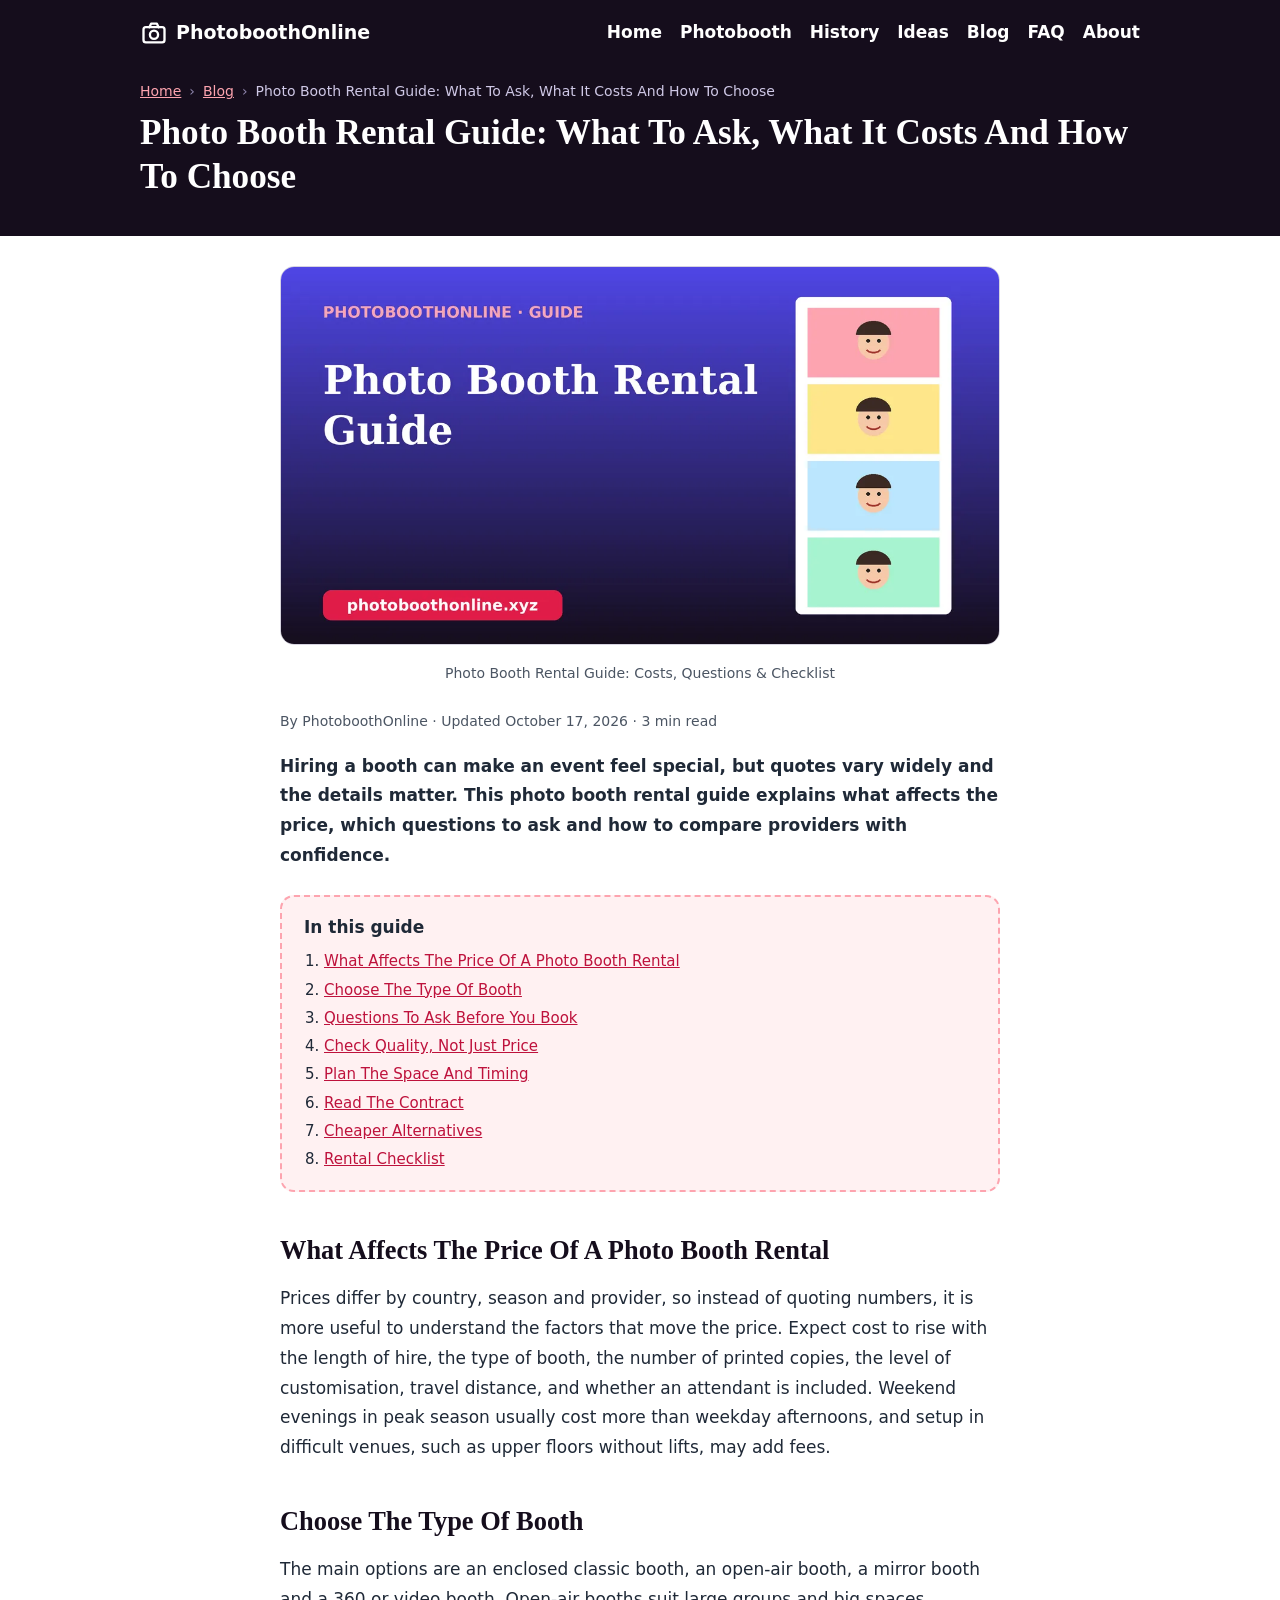
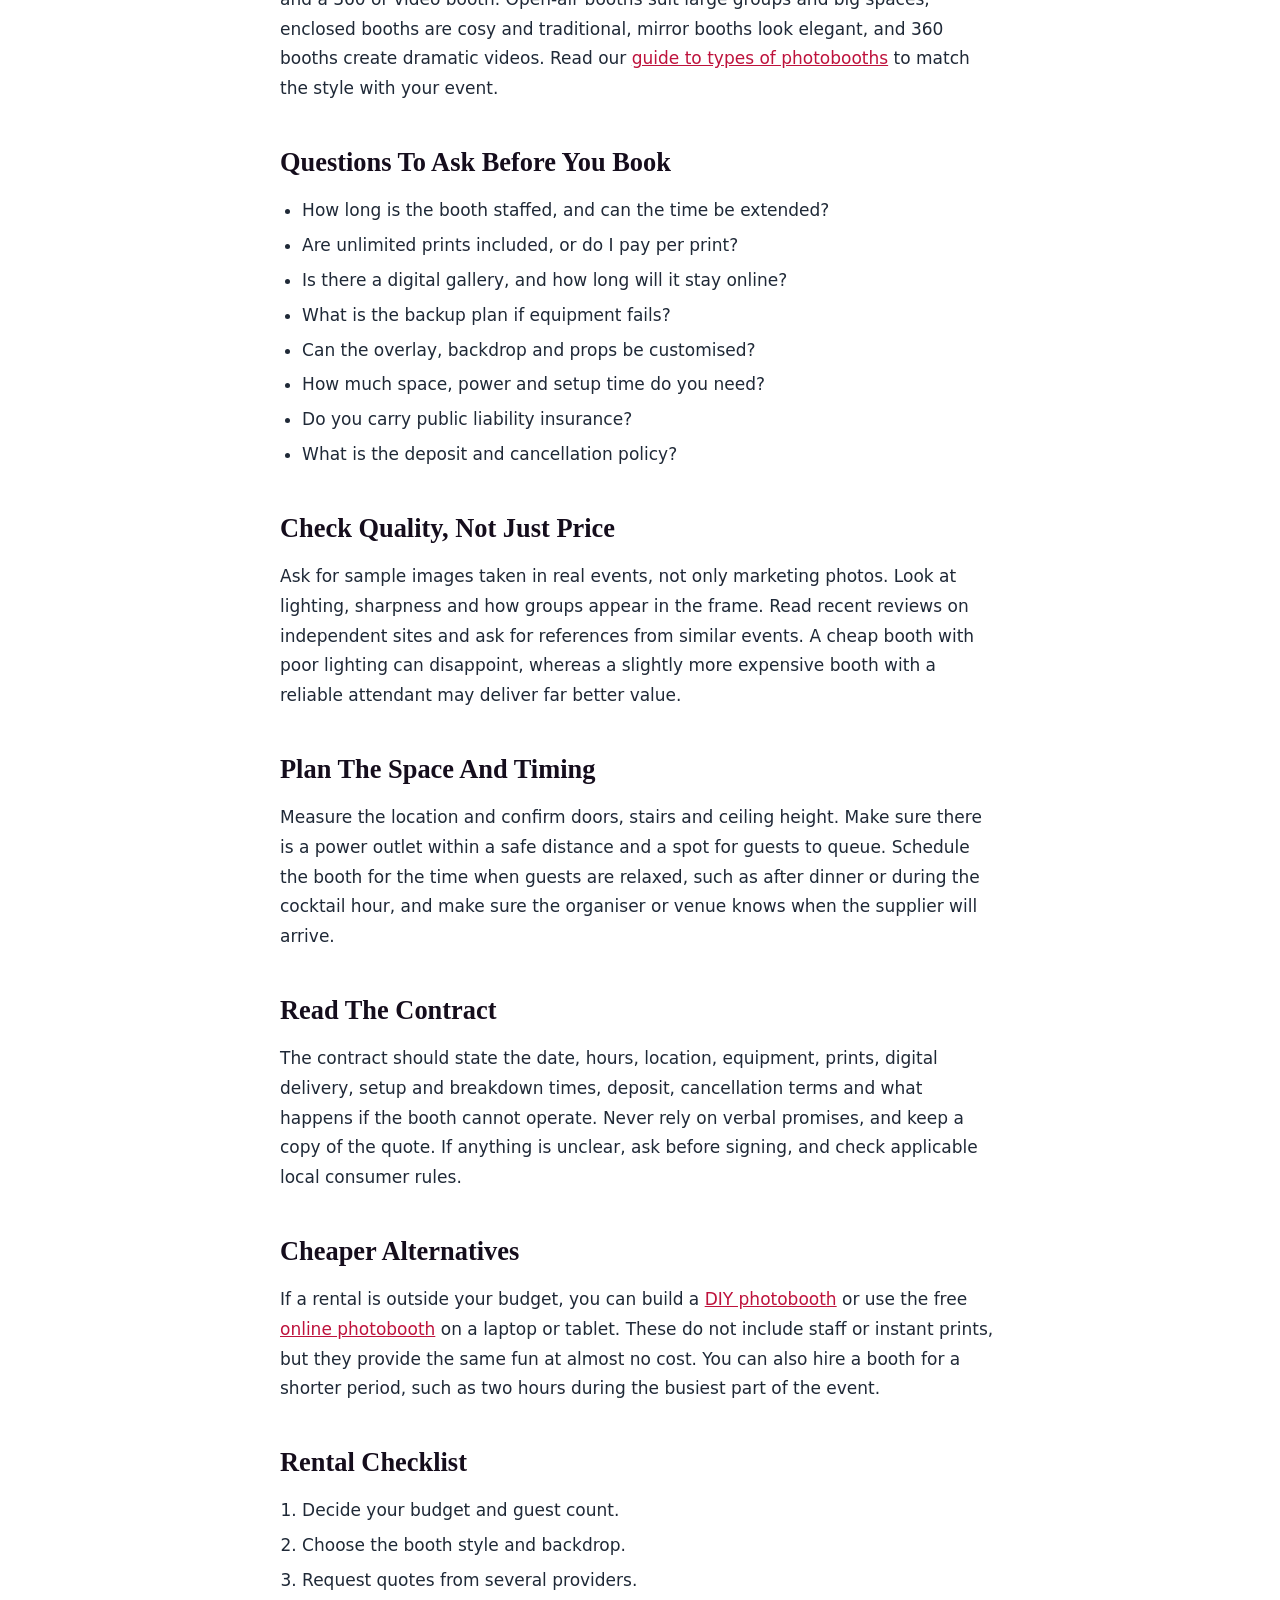
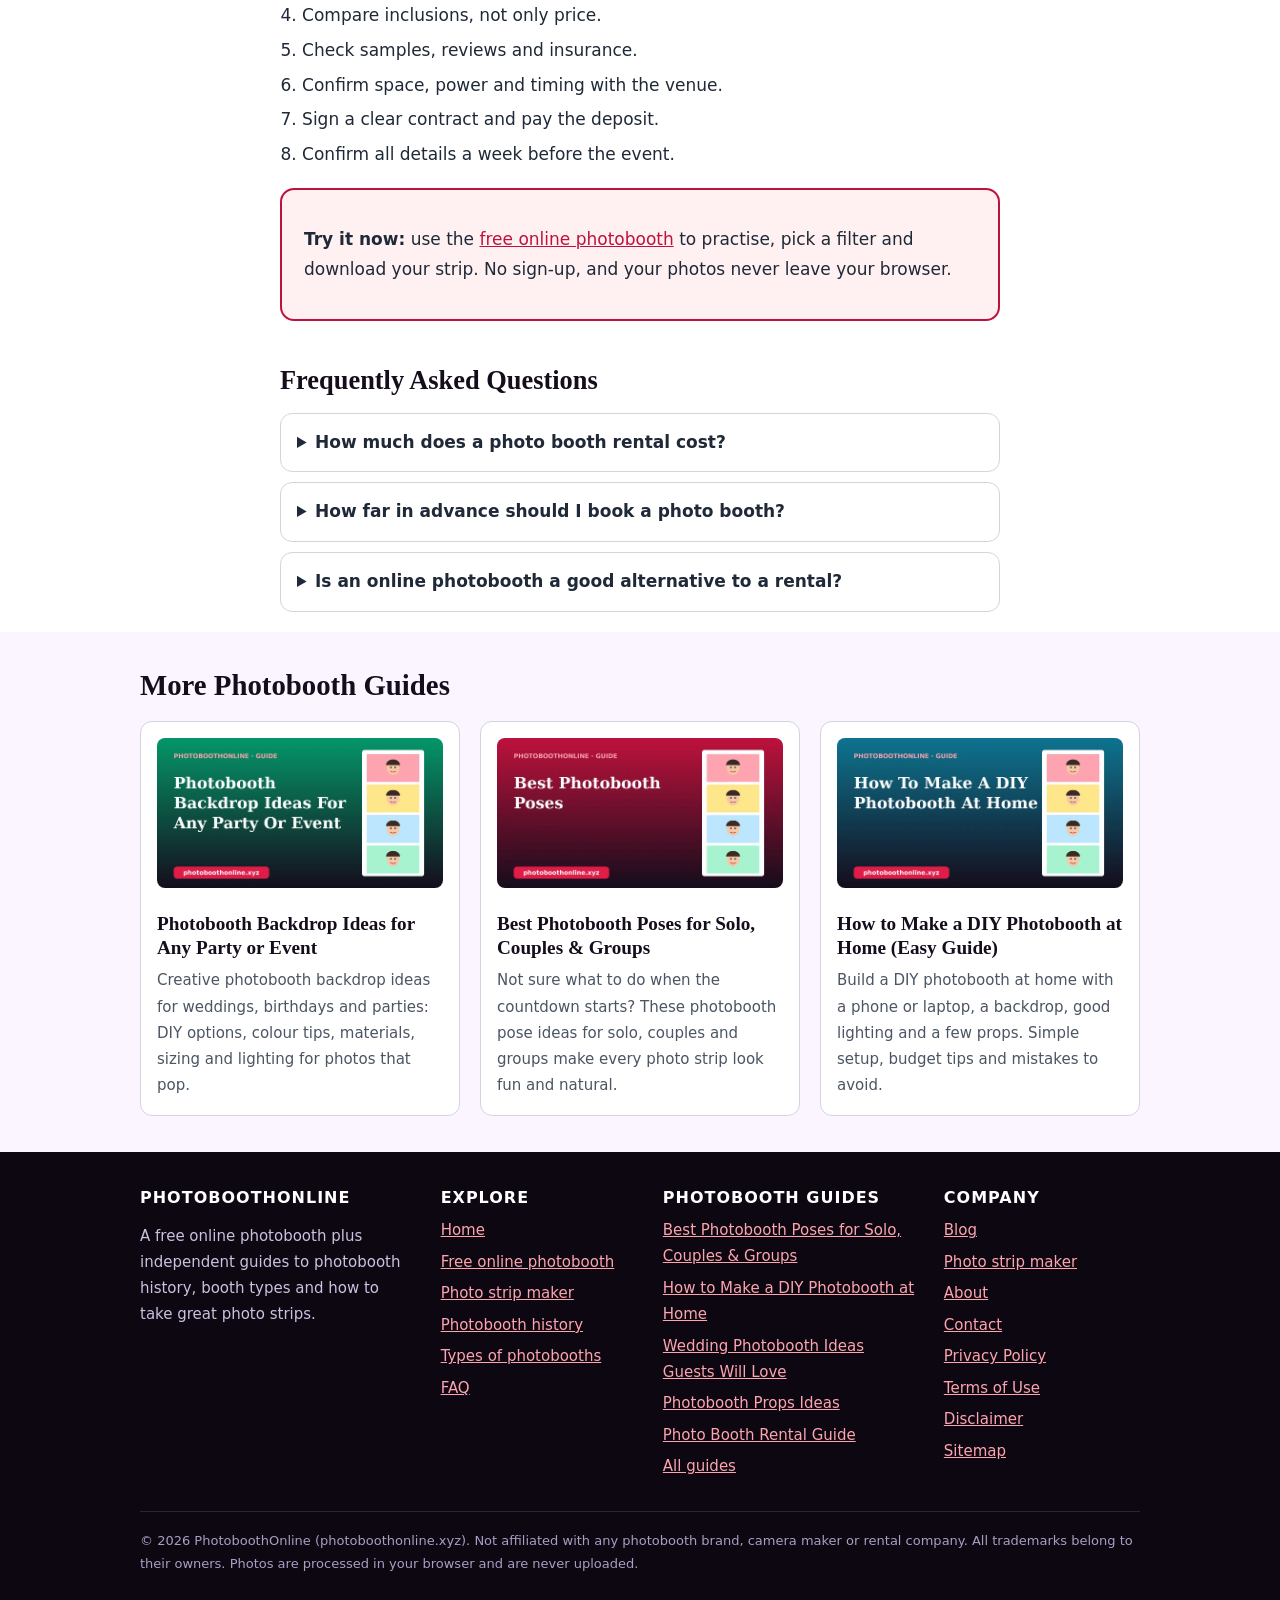
<file: blog/photo-booth-rental-guide/index.html>
<!DOCTYPE html>
<html lang="en">
<head>
<meta charset="utf-8">
<meta name="viewport" content="width=device-width,initial-scale=1,viewport-fit=cover">
<meta name="google-site-verification" content="Tn_O3w-YGqIsHrvx4AMMWG3ZowE8g1CsuBR-D8ZNGJk" />
<title>Photo Booth Rental Guide: Costs, Questions &amp; Checklist</title>
<meta name="description" content="Planning to hire a photo booth? Learn what affects rental cost, which questions to ask, how to compare booth types and what to check in the contract.">
<meta name="robots" content="index,follow,max-snippet:-1,max-image-preview:large,max-video-preview:-1">
<meta name="author" content="PhotoboothOnline">
<meta name="theme-color" content="#150d1c">
<link rel="canonical" href="https://photoboothonline.xyz/blog/photo-booth-rental-guide/">
<link rel="alternate" hreflang="en" href="https://photoboothonline.xyz/blog/photo-booth-rental-guide/">
<link rel="alternate" hreflang="x-default" href="https://photoboothonline.xyz/blog/photo-booth-rental-guide/">
<link rel="icon" type="image/svg+xml" href="/favicon.svg">
<link rel="icon" type="image/png" sizes="192x192" href="/icon-192.png">
<link rel="apple-touch-icon" href="/apple-touch-icon.png">
<link rel="manifest" href="/manifest.webmanifest">
<meta property="og:type" content="article">
<meta property="og:site_name" content="PhotoboothOnline">
<meta property="og:title" content="Photo Booth Rental Guide: Costs, Questions &amp; Checklist">
<meta property="og:description" content="Planning to hire a photo booth? Learn what affects rental cost, which questions to ask, how to compare booth types and what to check in the contract.">
<meta property="og:url" content="https://photoboothonline.xyz/blog/photo-booth-rental-guide/">
<meta property="og:image" content="https://photoboothonline.xyz/img/blog-photo-booth-rental-guide.webp">
<meta property="og:image:width" content="1200">
<meta property="og:image:height" content="630">
<meta property="og:image:alt" content="Photobooth strip with four portraits and a curtain">
<meta property="og:locale" content="en_US">
<meta name="twitter:card" content="summary_large_image">
<meta name="twitter:title" content="Photo Booth Rental Guide: Costs, Questions &amp; Checklist">
<meta name="twitter:description" content="Planning to hire a photo booth? Learn what affects rental cost, which questions to ask, how to compare booth types and what to check in the contract.">
<meta name="twitter:image" content="https://photoboothonline.xyz/img/blog-photo-booth-rental-guide.webp">
<meta name="twitter:image:alt" content="Photobooth strip with four portraits and a curtain">
<script type="application/ld+json">{"@context": "https://schema.org", "@graph": [{"@type": "Article", "@id": "https://photoboothonline.xyz/blog/photo-booth-rental-guide/#article", "headline": "Photo Booth Rental Guide: What To Ask, What It Costs And How To Choose", "description": "Planning to hire a photo booth? Learn what affects rental cost, which questions to ask, how to compare booth types and what to check in the contract.", "image": ["https://photoboothonline.xyz/img/blog-photo-booth-rental-guide.webp"], "datePublished": "2026-10-17", "dateModified": "2026-10-17", "author": {"@type": "Organization", "name": "PhotoboothOnline", "url": "https://photoboothonline.xyz/"}, "publisher": {"@id": "https://photoboothonline.xyz/#org"}, "mainEntityOfPage": {"@type": "WebPage", "@id": "https://photoboothonline.xyz/blog/photo-booth-rental-guide/"}, "inLanguage": "en", "keywords": "photo booth rental", "wordCount": 532}, {"@type": "WebPage", "@id": "https://photoboothonline.xyz/blog/photo-booth-rental-guide/", "url": "https://photoboothonline.xyz/blog/photo-booth-rental-guide/", "name": "Photo Booth Rental Guide: Costs, Questions & Checklist", "isPartOf": {"@id": "https://photoboothonline.xyz/#site"}, "inLanguage": "en"}, {"@type": "BreadcrumbList", "itemListElement": [{"@type": "ListItem", "position": 1, "name": "Home", "item": "https://photoboothonline.xyz/"}, {"@type": "ListItem", "position": 2, "name": "Blog", "item": "https://photoboothonline.xyz/blog/"}, {"@type": "ListItem", "position": 3, "name": "Photo Booth Rental Guide: What To Ask, What It Costs And How To Choose", "item": "https://photoboothonline.xyz/blog/photo-booth-rental-guide/"}]}, {"@type": "FAQPage", "mainEntity": [{"@type": "Question", "name": "How much does a photo booth rental cost?", "acceptedAnswer": {"@type": "Answer", "text": "It varies by location, booth type and hire length. Compare quotes from several providers and check what is included, such as prints, attendants and digital galleries."}}, {"@type": "Question", "name": "How far in advance should I book a photo booth?", "acceptedAnswer": {"@type": "Answer", "text": "Popular dates fill early, so book as soon as your date and venue are confirmed, especially for weddings and holiday events."}}, {"@type": "Question", "name": "Is an online photobooth a good alternative to a rental?", "acceptedAnswer": {"@type": "Answer", "text": "For small, casual events, yes. For large events that need instant prints and staff, a professional rental is a better fit."}}]}]}</script>
<link rel="preload" href="/assets/style.css" as="style">
<link rel="stylesheet" href="/assets/style.css">
</head>
<body>
<a class="skip" href="#main">Skip to content</a>
<header class="phead"><div class="w"><div class="top"><a class="br" href="/" aria-label="PhotoboothOnline home"><svg class='ic' viewBox='0 0 24 24' aria-hidden='true' focusable='false'><rect x='3' y='7' width='18' height='13' rx='2'/><circle cx='12' cy='13.5' r='3.5'/><path d='M8 7l1.5-3h5L16 7'/></svg>PhotoboothOnline</a><nav aria-label="Primary"><a href="/">Home</a><a href="/#booth">Photobooth</a><a href="/#history">History</a><a href="/#ideas">Ideas</a><a href="/blog/">Blog</a><a href="/#faq">FAQ</a><a href="/about/">About</a></nav></div>
<div class="crumbs"><ol><li><a href="/">Home</a></li><li><a href="/blog/">Blog</a></li><li>Photo Booth Rental Guide: What To Ask, What It Costs And How To Choose</li></ol></div>
<h1>Photo Booth Rental Guide: What To Ask, What It Costs And How To Choose</h1></div></header>
<main id="main"><article class="post"><figure><img src="/img/blog-photo-booth-rental-guide.webp" width="1200" height="630" decoding="async" fetchpriority="high" alt="Photo Booth Rental Guide: What To Ask, What It Costs And How To Choose – cover illustration with a photobooth strip"><figcaption>Photo Booth Rental Guide: Costs, Questions &amp; Checklist</figcaption></figure>
<p class="meta">By PhotoboothOnline · Updated October 17, 2026 · 3 min read</p>
<p><strong>Hiring a booth can make an event feel special, but quotes vary widely and the details matter. This <strong>photo booth rental guide</strong> explains what affects the price, which questions to ask and how to compare providers with confidence.</strong></p><nav class="toc col" aria-label="Table of contents"><strong>In this guide</strong><ol><li><a href="#what-affects-the-price-of-a-photo-booth-rental">What Affects The Price Of A Photo Booth Rental</a></li><li><a href="#choose-the-type-of-booth">Choose The Type Of Booth</a></li><li><a href="#questions-to-ask-before-you-book">Questions To Ask Before You Book</a></li><li><a href="#check-quality-not-just-price">Check Quality, Not Just Price</a></li><li><a href="#plan-the-space-and-timing">Plan The Space And Timing</a></li><li><a href="#read-the-contract">Read The Contract</a></li><li><a href="#cheaper-alternatives">Cheaper Alternatives</a></li><li><a href="#rental-checklist">Rental Checklist</a></li></ol></nav><h2 id="what-affects-the-price-of-a-photo-booth-rental">What Affects The Price Of A Photo Booth Rental</h2>
<p>Prices differ by country, season and provider, so instead of quoting numbers, it is more useful to understand the factors that move the price. Expect cost to rise with the length of hire, the type of booth, the number of printed copies, the level of customisation, travel distance, and whether an attendant is included. Weekend evenings in peak season usually cost more than weekday afternoons, and setup in difficult venues, such as upper floors without lifts, may add fees.</p>
<h2 id="choose-the-type-of-booth">Choose The Type Of Booth</h2>
<p>The main options are an enclosed classic booth, an open-air booth, a mirror booth and a 360 or video booth. Open-air booths suit large groups and big spaces, enclosed booths are cosy and traditional, mirror booths look elegant, and 360 booths create dramatic videos. Read our <a href="/#types">guide to types of photobooths</a> to match the style with your event.</p>
<h2 id="questions-to-ask-before-you-book">Questions To Ask Before You Book</h2>
<ul><li>How long is the booth staffed, and can the time be extended?</li><li>Are unlimited prints included, or do I pay per print?</li><li>Is there a digital gallery, and how long will it stay online?</li><li>What is the backup plan if equipment fails?</li><li>Can the overlay, backdrop and props be customised?</li><li>How much space, power and setup time do you need?</li><li>Do you carry public liability insurance?</li><li>What is the deposit and cancellation policy?</li></ul>
<h2 id="check-quality-not-just-price">Check Quality, Not Just Price</h2>
<p>Ask for sample images taken in real events, not only marketing photos. Look at lighting, sharpness and how groups appear in the frame. Read recent reviews on independent sites and ask for references from similar events. A cheap booth with poor lighting can disappoint, whereas a slightly more expensive booth with a reliable attendant may deliver far better value.</p>
<h2 id="plan-the-space-and-timing">Plan The Space And Timing</h2>
<p>Measure the location and confirm doors, stairs and ceiling height. Make sure there is a power outlet within a safe distance and a spot for guests to queue. Schedule the booth for the time when guests are relaxed, such as after dinner or during the cocktail hour, and make sure the organiser or venue knows when the supplier will arrive.</p>
<h2 id="read-the-contract">Read The Contract</h2>
<p>The contract should state the date, hours, location, equipment, prints, digital delivery, setup and breakdown times, deposit, cancellation terms and what happens if the booth cannot operate. Never rely on verbal promises, and keep a copy of the quote. If anything is unclear, ask before signing, and check applicable local consumer rules.</p>
<h2 id="cheaper-alternatives">Cheaper Alternatives</h2>
<p>If a rental is outside your budget, you can build a <a href="/blog/diy-photobooth-at-home/">DIY photobooth</a> or use the free <a href="/#booth">online photobooth</a> on a laptop or tablet. These do not include staff or instant prints, but they provide the same fun at almost no cost. You can also hire a booth for a shorter period, such as two hours during the busiest part of the event.</p>
<h2 id="rental-checklist">Rental Checklist</h2>
<ol><li>Decide your budget and guest count.</li><li>Choose the booth style and backdrop.</li><li>Request quotes from several providers.</li><li>Compare inclusions, not only price.</li><li>Check samples, reviews and insurance.</li><li>Confirm space, power and timing with the venue.</li><li>Sign a clear contract and pay the deposit.</li><li>Confirm all details a week before the event.</li></ol>
<div class="contactbox"><p><strong>Try it now:</strong> use the <a href="/#booth">free online photobooth</a> to practise, pick a filter and download your strip. No sign-up, and your photos never leave your browser.</p></div>
<h2 id="faq">Frequently Asked Questions</h2><details><summary>How much does a photo booth rental cost?</summary><p>It varies by location, booth type and hire length. Compare quotes from several providers and check what is included, such as prints, attendants and digital galleries.</p></details><details><summary>How far in advance should I book a photo booth?</summary><p>Popular dates fill early, so book as soon as your date and venue are confirmed, especially for weddings and holiday events.</p></details><details><summary>Is an online photobooth a good alternative to a rental?</summary><p>For small, casual events, yes. For large events that need instant prints and staff, a professional rental is a better fit.</p></details></article>
<section class="related"><div class="w"><h2>More Photobooth Guides</h2><div class="hrow"><a class="c" href="/blog/photobooth-backdrop-ideas/"><img src="/img/blog-photobooth-backdrop-ideas.webp" width="1200" height="630" loading="lazy" decoding="async" alt="Photobooth Backdrop Ideas For Any Party Or Event cover image"><h3>Photobooth Backdrop Ideas for Any Party or Event</h3><p>Creative photobooth backdrop ideas for weddings, birthdays and parties: DIY options, colour tips, materials, sizing and lighting for photos that pop.</p></a><a class="c" href="/blog/best-photobooth-poses/"><img src="/img/blog-best-photobooth-poses.webp" width="1200" height="630" loading="lazy" decoding="async" alt="Best Photobooth Poses: Ideas For Solo, Couples And Groups cover image"><h3>Best Photobooth Poses for Solo, Couples & Groups</h3><p>Not sure what to do when the countdown starts? These photobooth pose ideas for solo, couples and groups make every photo strip look fun and natural.</p></a><a class="c" href="/blog/diy-photobooth-at-home/"><img src="/img/blog-diy-photobooth-at-home.webp" width="1200" height="630" loading="lazy" decoding="async" alt="How To Make A DIY Photobooth At Home: Easy Step-By-Step Guide cover image"><h3>How to Make a DIY Photobooth at Home (Easy Guide)</h3><p>Build a DIY photobooth at home with a phone or laptop, a backdrop, good lighting and a few props. Simple setup, budget tips and mistakes to avoid.</p></a></div></div></section></main>
<footer>
<div class="w">
<div class="fg">
<div><h2>PhotoboothOnline</h2><p>A free online photobooth plus independent guides to photobooth history, booth types and how to take great photo strips.</p></div>
<div><h2>Explore</h2><ul><li><a href="/">Home</a></li><li><a href="/#booth">Free online photobooth</a></li><li><a href="/photobooth/">Photo strip maker</a></li><li><a href="/#history">Photobooth history</a></li><li><a href="/#types">Types of photobooths</a></li><li><a href="/#faq">FAQ</a></li></ul></div>
<div><h2>Photobooth guides</h2><ul><li><a href="/blog/best-photobooth-poses/">Best Photobooth Poses for Solo, Couples & Groups</a></li><li><a href="/blog/diy-photobooth-at-home/">How to Make a DIY Photobooth at Home</a></li><li><a href="/blog/wedding-photobooth-ideas/">Wedding Photobooth Ideas Guests Will Love</a></li><li><a href="/blog/photobooth-props-ideas/">Photobooth Props Ideas</a></li><li><a href="/blog/photo-booth-rental-guide/">Photo Booth Rental Guide</a></li><li><a href="/blog/">All guides</a></li></ul></div>
<div><h2>Company</h2><ul><li><a href="/blog/">Blog</a></li><li><a href="/photobooth/">Photo strip maker</a></li><li><a href="/about/">About</a></li><li><a href="/contact/">Contact</a></li><li><a href="/privacy-policy/">Privacy Policy</a></li><li><a href="/terms-of-use/">Terms of Use</a></li><li><a href="/disclaimer/">Disclaimer</a></li><li><a href="/sitemap.xml">Sitemap</a></li></ul></div>
</div>
<p class="copy">© 2026 PhotoboothOnline (photoboothonline.xyz). Not affiliated with any photobooth brand, camera maker or rental company. All trademarks belong to their owners. Photos are processed in your browser and are never uploaded.</p>
</div>
</footer>
</body>
</html>
</file>
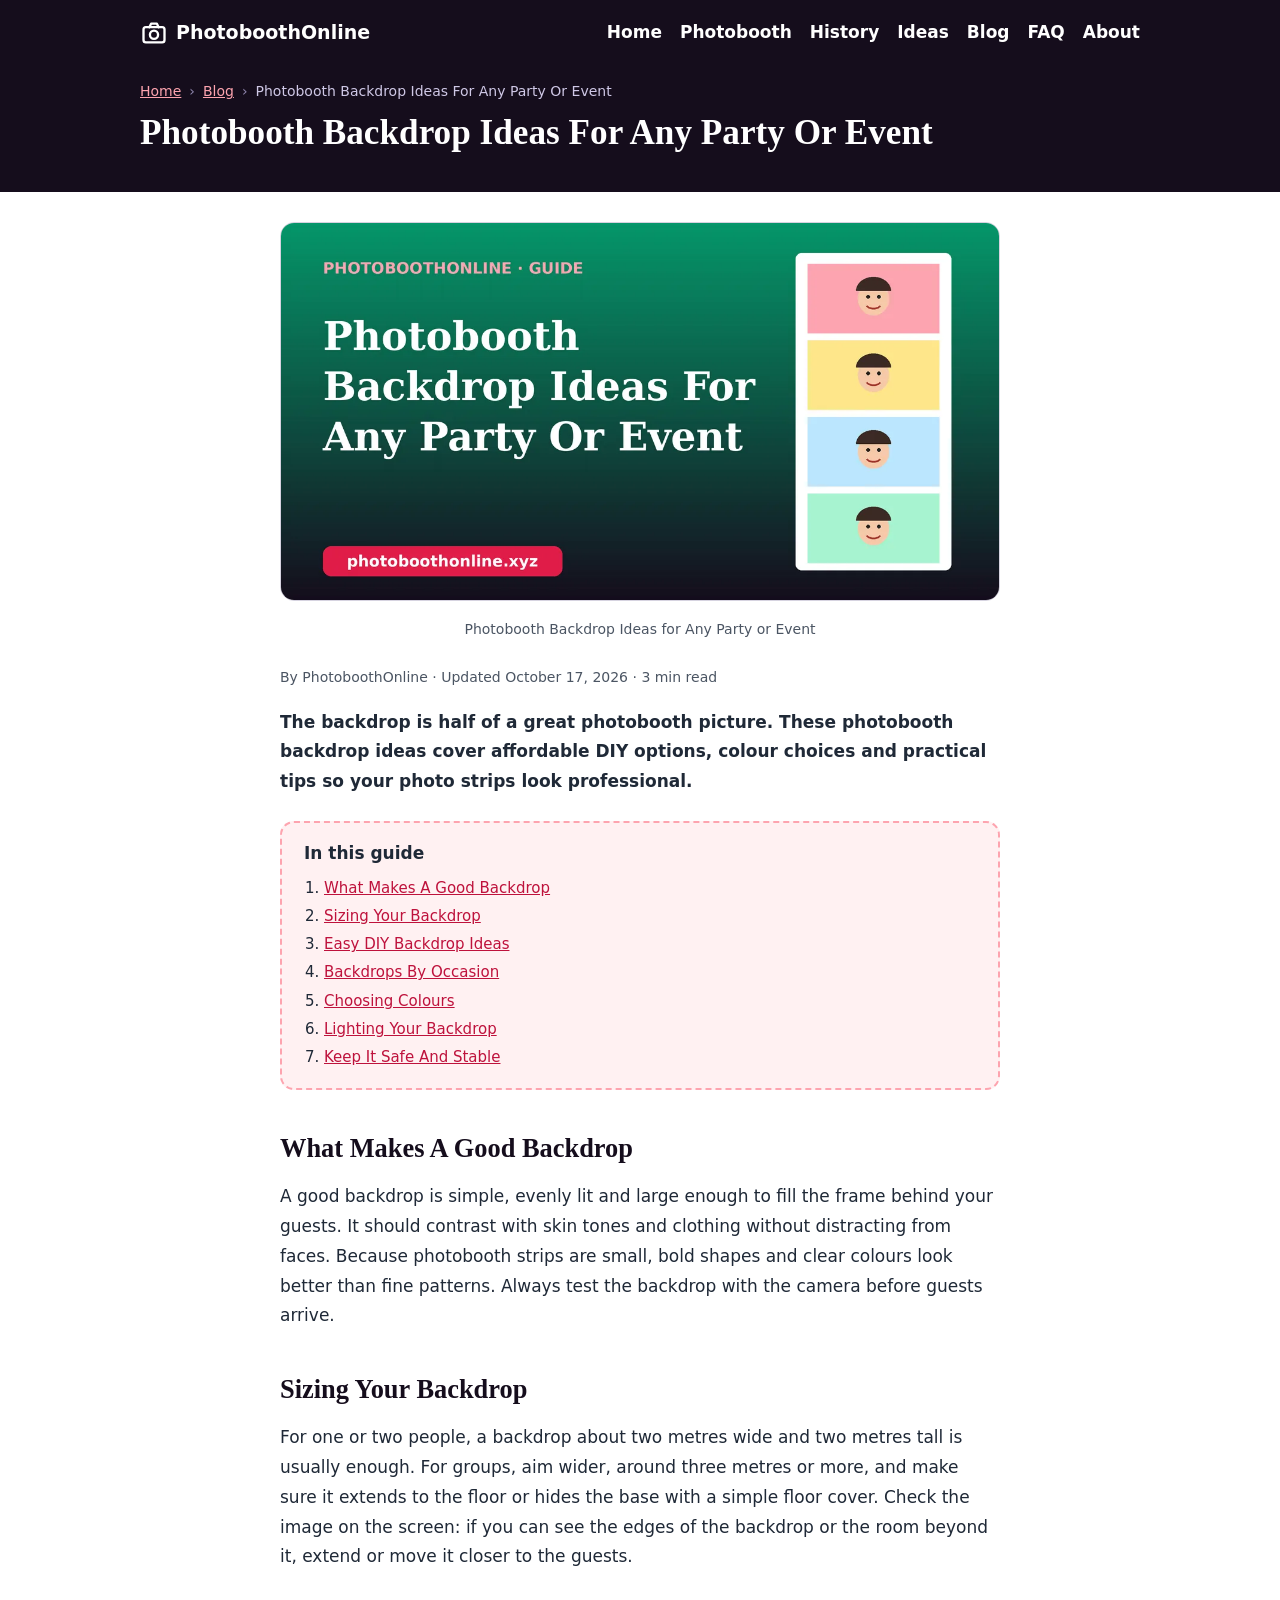
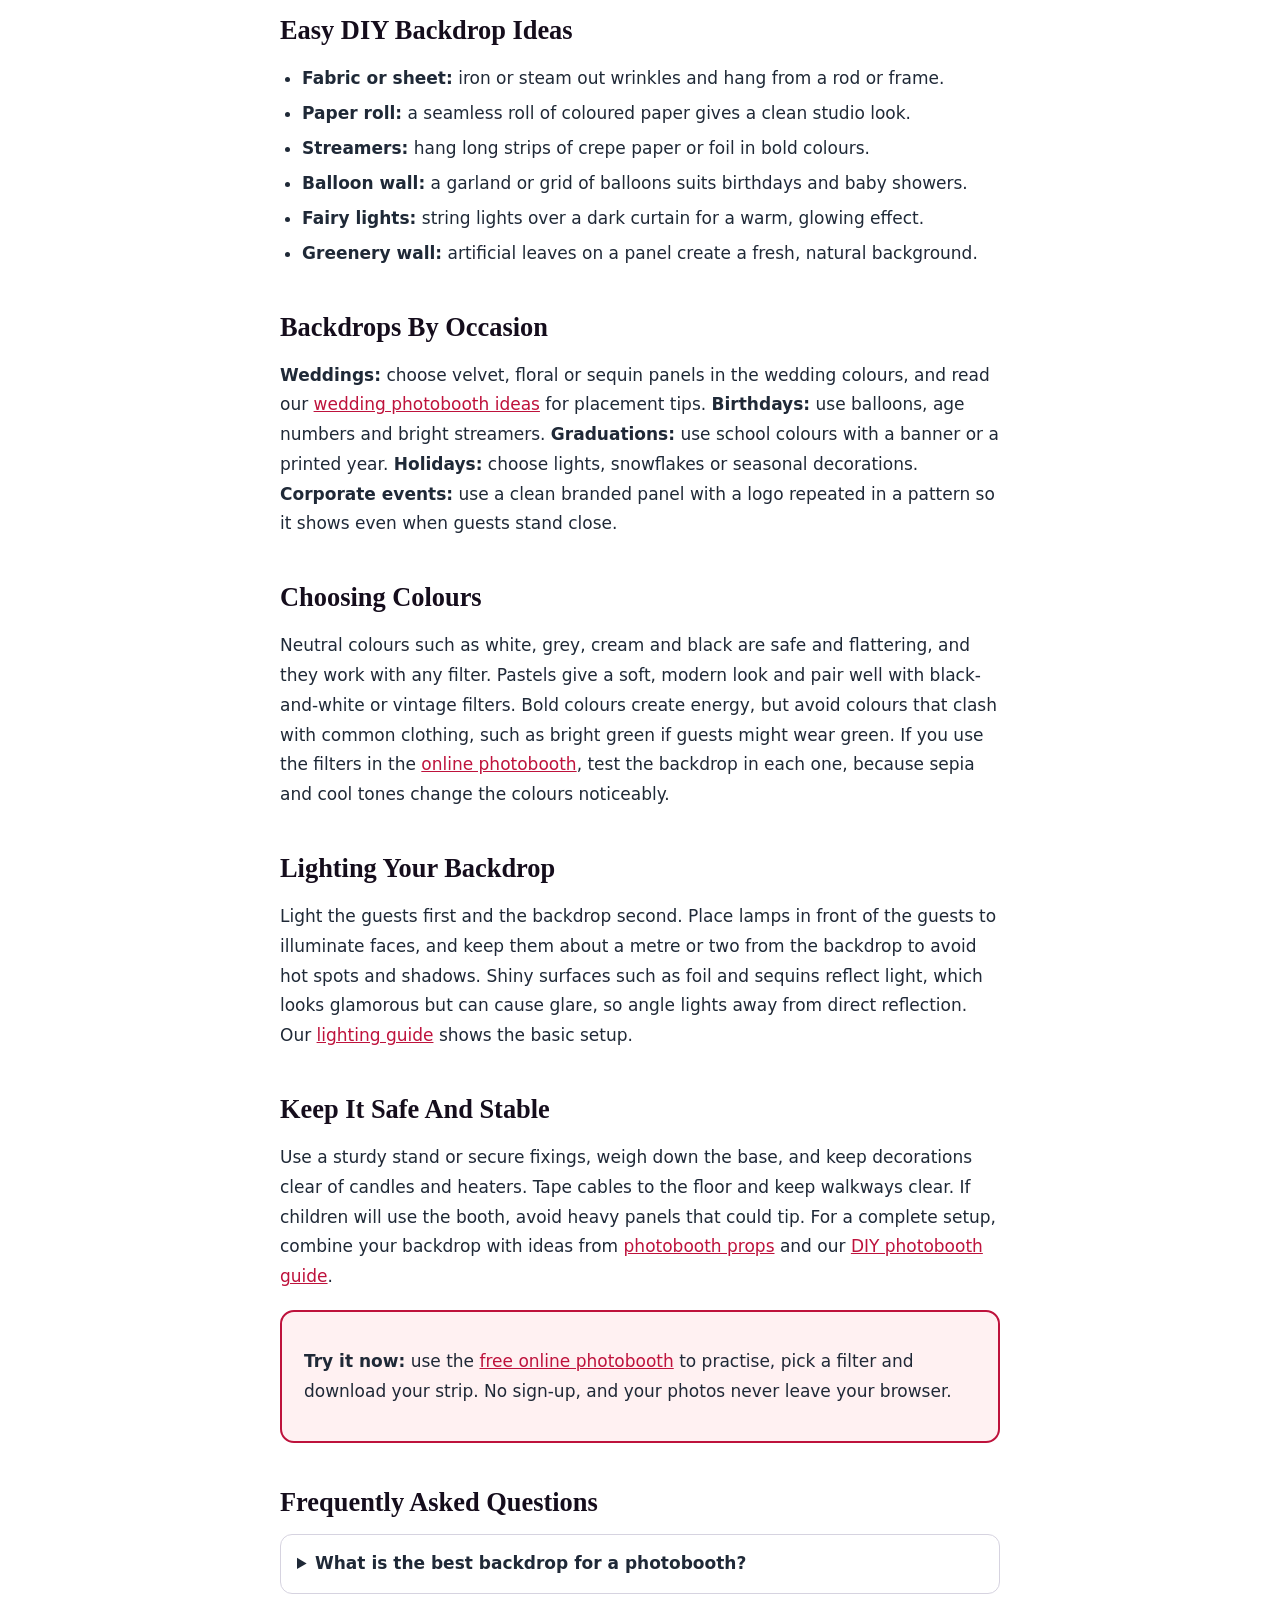
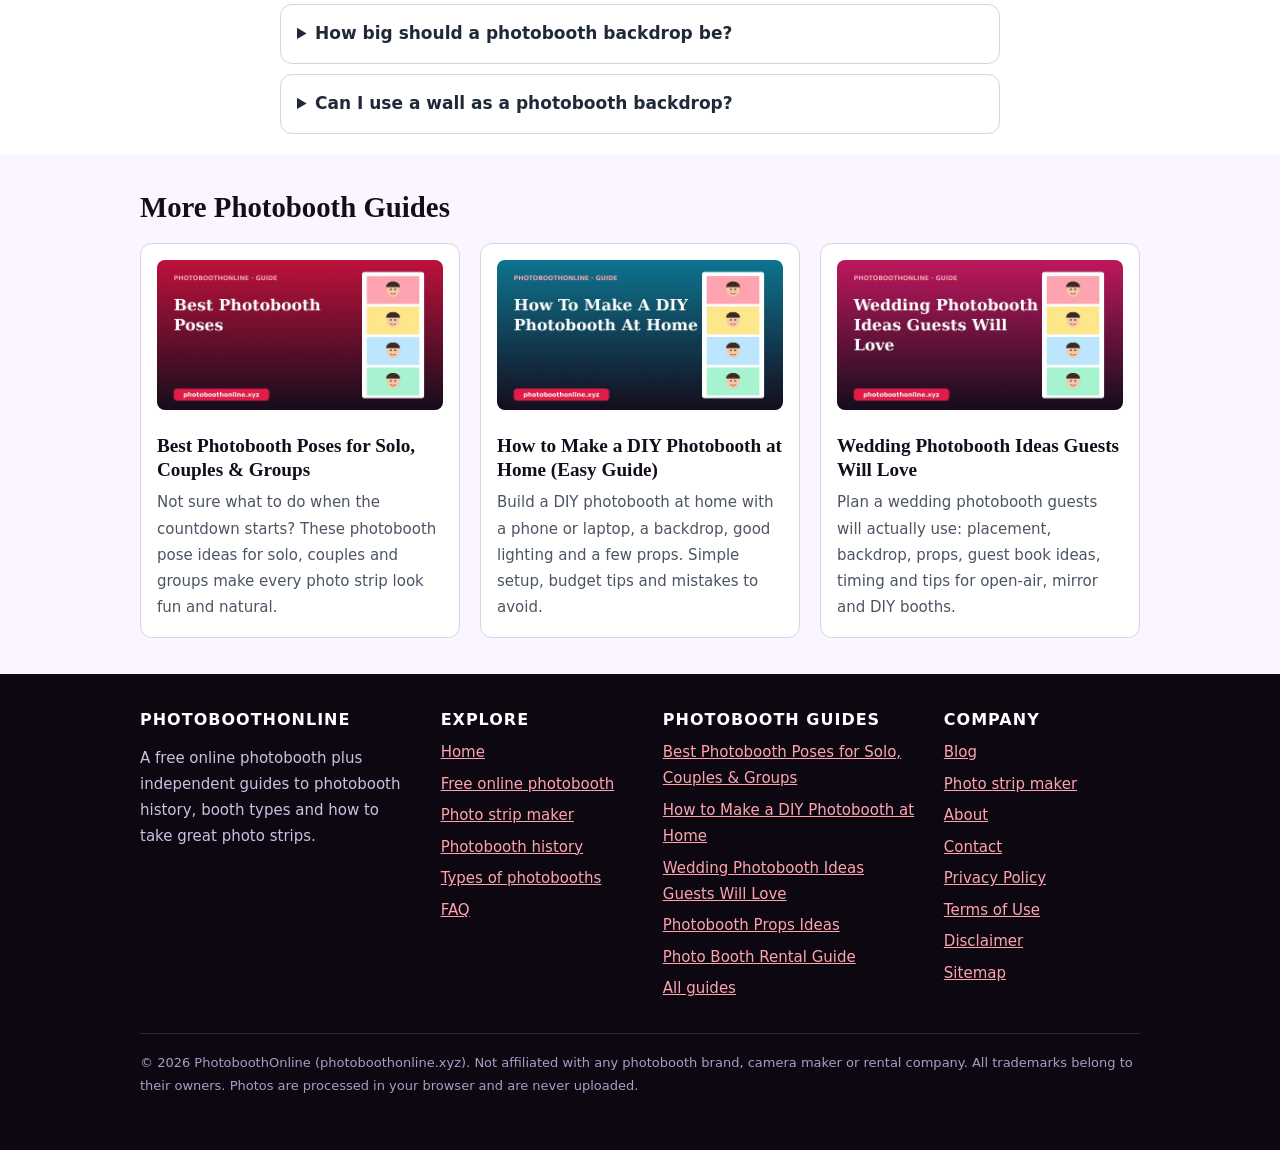
<file: blog/photobooth-backdrop-ideas/index.html>
<!DOCTYPE html>
<html lang="en">
<head>
<meta charset="utf-8">
<meta name="viewport" content="width=device-width,initial-scale=1,viewport-fit=cover">
<meta name="google-site-verification" content="Tn_O3w-YGqIsHrvx4AMMWG3ZowE8g1CsuBR-D8ZNGJk" />
<title>Photobooth Backdrop Ideas for Any Party or Event</title>
<meta name="description" content="Creative photobooth backdrop ideas for weddings, birthdays and parties: DIY options, colour tips, materials, sizing and lighting for photos that pop.">
<meta name="robots" content="index,follow,max-snippet:-1,max-image-preview:large,max-video-preview:-1">
<meta name="author" content="PhotoboothOnline">
<meta name="theme-color" content="#150d1c">
<link rel="canonical" href="https://photoboothonline.xyz/blog/photobooth-backdrop-ideas/">
<link rel="alternate" hreflang="en" href="https://photoboothonline.xyz/blog/photobooth-backdrop-ideas/">
<link rel="alternate" hreflang="x-default" href="https://photoboothonline.xyz/blog/photobooth-backdrop-ideas/">
<link rel="icon" type="image/svg+xml" href="/favicon.svg">
<link rel="icon" type="image/png" sizes="192x192" href="/icon-192.png">
<link rel="apple-touch-icon" href="/apple-touch-icon.png">
<link rel="manifest" href="/manifest.webmanifest">
<meta property="og:type" content="article">
<meta property="og:site_name" content="PhotoboothOnline">
<meta property="og:title" content="Photobooth Backdrop Ideas for Any Party or Event">
<meta property="og:description" content="Creative photobooth backdrop ideas for weddings, birthdays and parties: DIY options, colour tips, materials, sizing and lighting for photos that pop.">
<meta property="og:url" content="https://photoboothonline.xyz/blog/photobooth-backdrop-ideas/">
<meta property="og:image" content="https://photoboothonline.xyz/img/blog-photobooth-backdrop-ideas.webp">
<meta property="og:image:width" content="1200">
<meta property="og:image:height" content="630">
<meta property="og:image:alt" content="Photobooth strip with four portraits and a curtain">
<meta property="og:locale" content="en_US">
<meta name="twitter:card" content="summary_large_image">
<meta name="twitter:title" content="Photobooth Backdrop Ideas for Any Party or Event">
<meta name="twitter:description" content="Creative photobooth backdrop ideas for weddings, birthdays and parties: DIY options, colour tips, materials, sizing and lighting for photos that pop.">
<meta name="twitter:image" content="https://photoboothonline.xyz/img/blog-photobooth-backdrop-ideas.webp">
<meta name="twitter:image:alt" content="Photobooth strip with four portraits and a curtain">
<script type="application/ld+json">{"@context": "https://schema.org", "@graph": [{"@type": "Article", "@id": "https://photoboothonline.xyz/blog/photobooth-backdrop-ideas/#article", "headline": "Photobooth Backdrop Ideas For Any Party Or Event", "description": "Creative photobooth backdrop ideas for weddings, birthdays and parties: DIY options, colour tips, materials, sizing and lighting for photos that pop.", "image": ["https://photoboothonline.xyz/img/blog-photobooth-backdrop-ideas.webp"], "datePublished": "2026-10-17", "dateModified": "2026-10-17", "author": {"@type": "Organization", "name": "PhotoboothOnline", "url": "https://photoboothonline.xyz/"}, "publisher": {"@id": "https://photoboothonline.xyz/#org"}, "mainEntityOfPage": {"@type": "WebPage", "@id": "https://photoboothonline.xyz/blog/photobooth-backdrop-ideas/"}, "inLanguage": "en", "keywords": "photobooth backdrop ideas", "wordCount": 499}, {"@type": "WebPage", "@id": "https://photoboothonline.xyz/blog/photobooth-backdrop-ideas/", "url": "https://photoboothonline.xyz/blog/photobooth-backdrop-ideas/", "name": "Photobooth Backdrop Ideas for Any Party or Event", "isPartOf": {"@id": "https://photoboothonline.xyz/#site"}, "inLanguage": "en"}, {"@type": "BreadcrumbList", "itemListElement": [{"@type": "ListItem", "position": 1, "name": "Home", "item": "https://photoboothonline.xyz/"}, {"@type": "ListItem", "position": 2, "name": "Blog", "item": "https://photoboothonline.xyz/blog/"}, {"@type": "ListItem", "position": 3, "name": "Photobooth Backdrop Ideas For Any Party Or Event", "item": "https://photoboothonline.xyz/blog/photobooth-backdrop-ideas/"}]}, {"@type": "FAQPage", "mainEntity": [{"@type": "Question", "name": "What is the best backdrop for a photobooth?", "acceptedAnswer": {"@type": "Answer", "text": "A plain, evenly coloured fabric or paper backdrop works best because it keeps attention on the faces."}}, {"@type": "Question", "name": "How big should a photobooth backdrop be?", "acceptedAnswer": {"@type": "Answer", "text": "About two metres wide for one or two people and three metres or more for groups, extending to the floor if possible."}}, {"@type": "Question", "name": "Can I use a wall as a photobooth backdrop?", "acceptedAnswer": {"@type": "Answer", "text": "Yes. A clean plain wall with good lighting works well, and you can decorate it with lights, balloons or a paper banner."}}]}]}</script>
<link rel="preload" href="/assets/style.css" as="style">
<link rel="stylesheet" href="/assets/style.css">
</head>
<body>
<a class="skip" href="#main">Skip to content</a>
<header class="phead"><div class="w"><div class="top"><a class="br" href="/" aria-label="PhotoboothOnline home"><svg class='ic' viewBox='0 0 24 24' aria-hidden='true' focusable='false'><rect x='3' y='7' width='18' height='13' rx='2'/><circle cx='12' cy='13.5' r='3.5'/><path d='M8 7l1.5-3h5L16 7'/></svg>PhotoboothOnline</a><nav aria-label="Primary"><a href="/">Home</a><a href="/#booth">Photobooth</a><a href="/#history">History</a><a href="/#ideas">Ideas</a><a href="/blog/">Blog</a><a href="/#faq">FAQ</a><a href="/about/">About</a></nav></div>
<div class="crumbs"><ol><li><a href="/">Home</a></li><li><a href="/blog/">Blog</a></li><li>Photobooth Backdrop Ideas For Any Party Or Event</li></ol></div>
<h1>Photobooth Backdrop Ideas For Any Party Or Event</h1></div></header>
<main id="main"><article class="post"><figure><img src="/img/blog-photobooth-backdrop-ideas.webp" width="1200" height="630" decoding="async" fetchpriority="high" alt="Photobooth Backdrop Ideas For Any Party Or Event – cover illustration with a photobooth strip"><figcaption>Photobooth Backdrop Ideas for Any Party or Event</figcaption></figure>
<p class="meta">By PhotoboothOnline · Updated October 17, 2026 · 3 min read</p>
<p><strong>The backdrop is half of a great photobooth picture. These <strong>photobooth backdrop ideas</strong> cover affordable DIY options, colour choices and practical tips so your photo strips look professional.</strong></p><nav class="toc col" aria-label="Table of contents"><strong>In this guide</strong><ol><li><a href="#what-makes-a-good-backdrop">What Makes A Good Backdrop</a></li><li><a href="#sizing-your-backdrop">Sizing Your Backdrop</a></li><li><a href="#easy-diy-backdrop-ideas">Easy DIY Backdrop Ideas</a></li><li><a href="#backdrops-by-occasion">Backdrops By Occasion</a></li><li><a href="#choosing-colours">Choosing Colours</a></li><li><a href="#lighting-your-backdrop">Lighting Your Backdrop</a></li><li><a href="#keep-it-safe-and-stable">Keep It Safe And Stable</a></li></ol></nav><h2 id="what-makes-a-good-backdrop">What Makes A Good Backdrop</h2>
<p>A good backdrop is simple, evenly lit and large enough to fill the frame behind your guests. It should contrast with skin tones and clothing without distracting from faces. Because photobooth strips are small, bold shapes and clear colours look better than fine patterns. Always test the backdrop with the camera before guests arrive.</p>
<h2 id="sizing-your-backdrop">Sizing Your Backdrop</h2>
<p>For one or two people, a backdrop about two metres wide and two metres tall is usually enough. For groups, aim wider, around three metres or more, and make sure it extends to the floor or hides the base with a simple floor cover. Check the image on the screen: if you can see the edges of the backdrop or the room beyond it, extend or move it closer to the guests.</p>
<h2 id="easy-diy-backdrop-ideas">Easy DIY Backdrop Ideas</h2>
<ul><li><strong>Fabric or sheet:</strong> iron or steam out wrinkles and hang from a rod or frame.</li><li><strong>Paper roll:</strong> a seamless roll of coloured paper gives a clean studio look.</li><li><strong>Streamers:</strong> hang long strips of crepe paper or foil in bold colours.</li><li><strong>Balloon wall:</strong> a garland or grid of balloons suits birthdays and baby showers.</li><li><strong>Fairy lights:</strong> string lights over a dark curtain for a warm, glowing effect.</li><li><strong>Greenery wall:</strong> artificial leaves on a panel create a fresh, natural background.</li></ul>
<h2 id="backdrops-by-occasion">Backdrops By Occasion</h2>
<p><strong>Weddings:</strong> choose velvet, floral or sequin panels in the wedding colours, and read our <a href="/blog/wedding-photobooth-ideas/">wedding photobooth ideas</a> for placement tips. <strong>Birthdays:</strong> use balloons, age numbers and bright streamers. <strong>Graduations:</strong> use school colours with a banner or a printed year. <strong>Holidays:</strong> choose lights, snowflakes or seasonal decorations. <strong>Corporate events:</strong> use a clean branded panel with a logo repeated in a pattern so it shows even when guests stand close.</p>
<h2 id="choosing-colours">Choosing Colours</h2>
<p>Neutral colours such as white, grey, cream and black are safe and flattering, and they work with any filter. Pastels give a soft, modern look and pair well with black-and-white or vintage filters. Bold colours create energy, but avoid colours that clash with common clothing, such as bright green if guests might wear green. If you use the filters in the <a href="/#booth">online photobooth</a>, test the backdrop in each one, because sepia and cool tones change the colours noticeably.</p>
<h2 id="lighting-your-backdrop">Lighting Your Backdrop</h2>
<p>Light the guests first and the backdrop second. Place lamps in front of the guests to illuminate faces, and keep them about a metre or two from the backdrop to avoid hot spots and shadows. Shiny surfaces such as foil and sequins reflect light, which looks glamorous but can cause glare, so angle lights away from direct reflection. Our <a href="/#tips">lighting guide</a> shows the basic setup.</p>
<h2 id="keep-it-safe-and-stable">Keep It Safe And Stable</h2>
<p>Use a sturdy stand or secure fixings, weigh down the base, and keep decorations clear of candles and heaters. Tape cables to the floor and keep walkways clear. If children will use the booth, avoid heavy panels that could tip. For a complete setup, combine your backdrop with ideas from <a href="/blog/photobooth-props-ideas/">photobooth props</a> and our <a href="/blog/diy-photobooth-at-home/">DIY photobooth guide</a>.</p>
<div class="contactbox"><p><strong>Try it now:</strong> use the <a href="/#booth">free online photobooth</a> to practise, pick a filter and download your strip. No sign-up, and your photos never leave your browser.</p></div>
<h2 id="faq">Frequently Asked Questions</h2><details><summary>What is the best backdrop for a photobooth?</summary><p>A plain, evenly coloured fabric or paper backdrop works best because it keeps attention on the faces.</p></details><details><summary>How big should a photobooth backdrop be?</summary><p>About two metres wide for one or two people and three metres or more for groups, extending to the floor if possible.</p></details><details><summary>Can I use a wall as a photobooth backdrop?</summary><p>Yes. A clean plain wall with good lighting works well, and you can decorate it with lights, balloons or a paper banner.</p></details></article>
<section class="related"><div class="w"><h2>More Photobooth Guides</h2><div class="hrow"><a class="c" href="/blog/best-photobooth-poses/"><img src="/img/blog-best-photobooth-poses.webp" width="1200" height="630" loading="lazy" decoding="async" alt="Best Photobooth Poses: Ideas For Solo, Couples And Groups cover image"><h3>Best Photobooth Poses for Solo, Couples & Groups</h3><p>Not sure what to do when the countdown starts? These photobooth pose ideas for solo, couples and groups make every photo strip look fun and natural.</p></a><a class="c" href="/blog/diy-photobooth-at-home/"><img src="/img/blog-diy-photobooth-at-home.webp" width="1200" height="630" loading="lazy" decoding="async" alt="How To Make A DIY Photobooth At Home: Easy Step-By-Step Guide cover image"><h3>How to Make a DIY Photobooth at Home (Easy Guide)</h3><p>Build a DIY photobooth at home with a phone or laptop, a backdrop, good lighting and a few props. Simple setup, budget tips and mistakes to avoid.</p></a><a class="c" href="/blog/wedding-photobooth-ideas/"><img src="/img/blog-wedding-photobooth-ideas.webp" width="1200" height="630" loading="lazy" decoding="async" alt="Wedding Photobooth Ideas Guests Will Love cover image"><h3>Wedding Photobooth Ideas Guests Will Love</h3><p>Plan a wedding photobooth guests will actually use: placement, backdrop, props, guest book ideas, timing and tips for open-air, mirror and DIY booths.</p></a></div></div></section></main>
<footer>
<div class="w">
<div class="fg">
<div><h2>PhotoboothOnline</h2><p>A free online photobooth plus independent guides to photobooth history, booth types and how to take great photo strips.</p></div>
<div><h2>Explore</h2><ul><li><a href="/">Home</a></li><li><a href="/#booth">Free online photobooth</a></li><li><a href="/photobooth/">Photo strip maker</a></li><li><a href="/#history">Photobooth history</a></li><li><a href="/#types">Types of photobooths</a></li><li><a href="/#faq">FAQ</a></li></ul></div>
<div><h2>Photobooth guides</h2><ul><li><a href="/blog/best-photobooth-poses/">Best Photobooth Poses for Solo, Couples & Groups</a></li><li><a href="/blog/diy-photobooth-at-home/">How to Make a DIY Photobooth at Home</a></li><li><a href="/blog/wedding-photobooth-ideas/">Wedding Photobooth Ideas Guests Will Love</a></li><li><a href="/blog/photobooth-props-ideas/">Photobooth Props Ideas</a></li><li><a href="/blog/photo-booth-rental-guide/">Photo Booth Rental Guide</a></li><li><a href="/blog/">All guides</a></li></ul></div>
<div><h2>Company</h2><ul><li><a href="/blog/">Blog</a></li><li><a href="/photobooth/">Photo strip maker</a></li><li><a href="/about/">About</a></li><li><a href="/contact/">Contact</a></li><li><a href="/privacy-policy/">Privacy Policy</a></li><li><a href="/terms-of-use/">Terms of Use</a></li><li><a href="/disclaimer/">Disclaimer</a></li><li><a href="/sitemap.xml">Sitemap</a></li></ul></div>
</div>
<p class="copy">© 2026 PhotoboothOnline (photoboothonline.xyz). Not affiliated with any photobooth brand, camera maker or rental company. All trademarks belong to their owners. Photos are processed in your browser and are never uploaded.</p>
</div>
</footer>
</body>
</html>
</file>
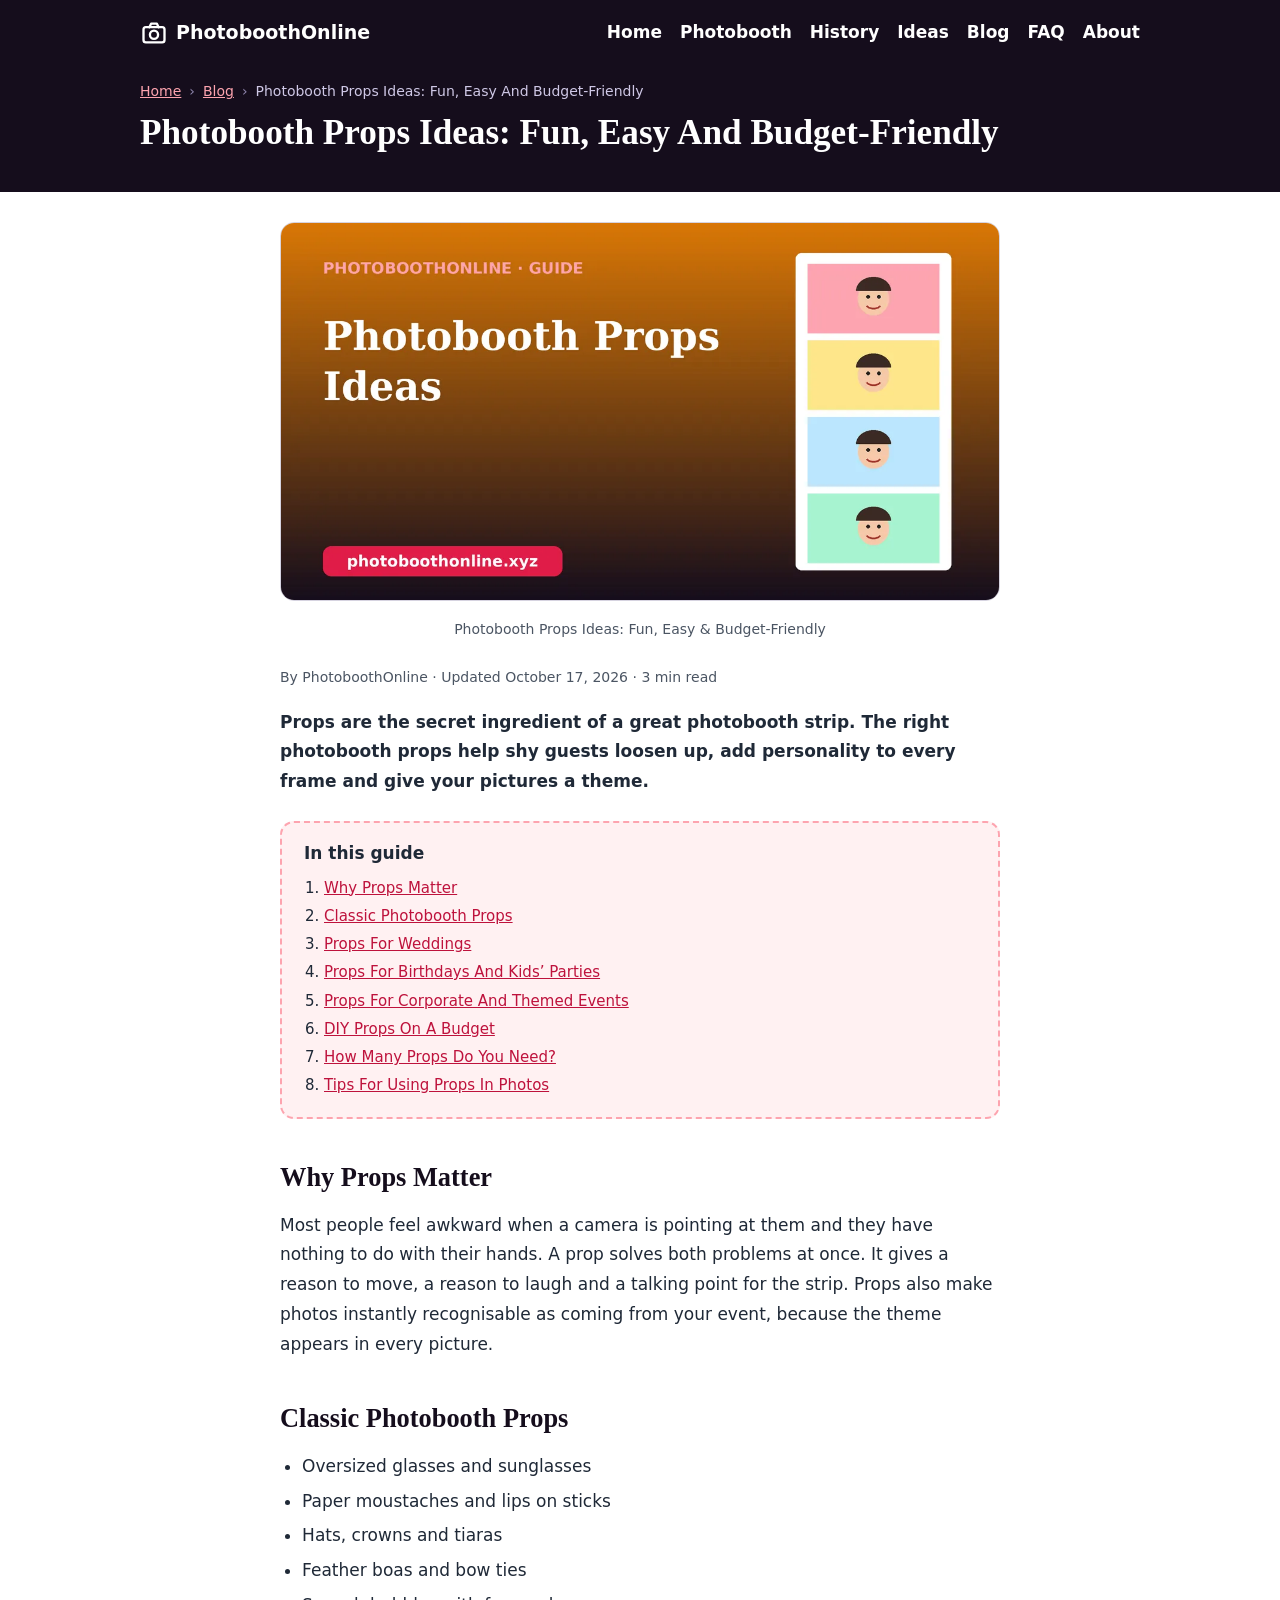
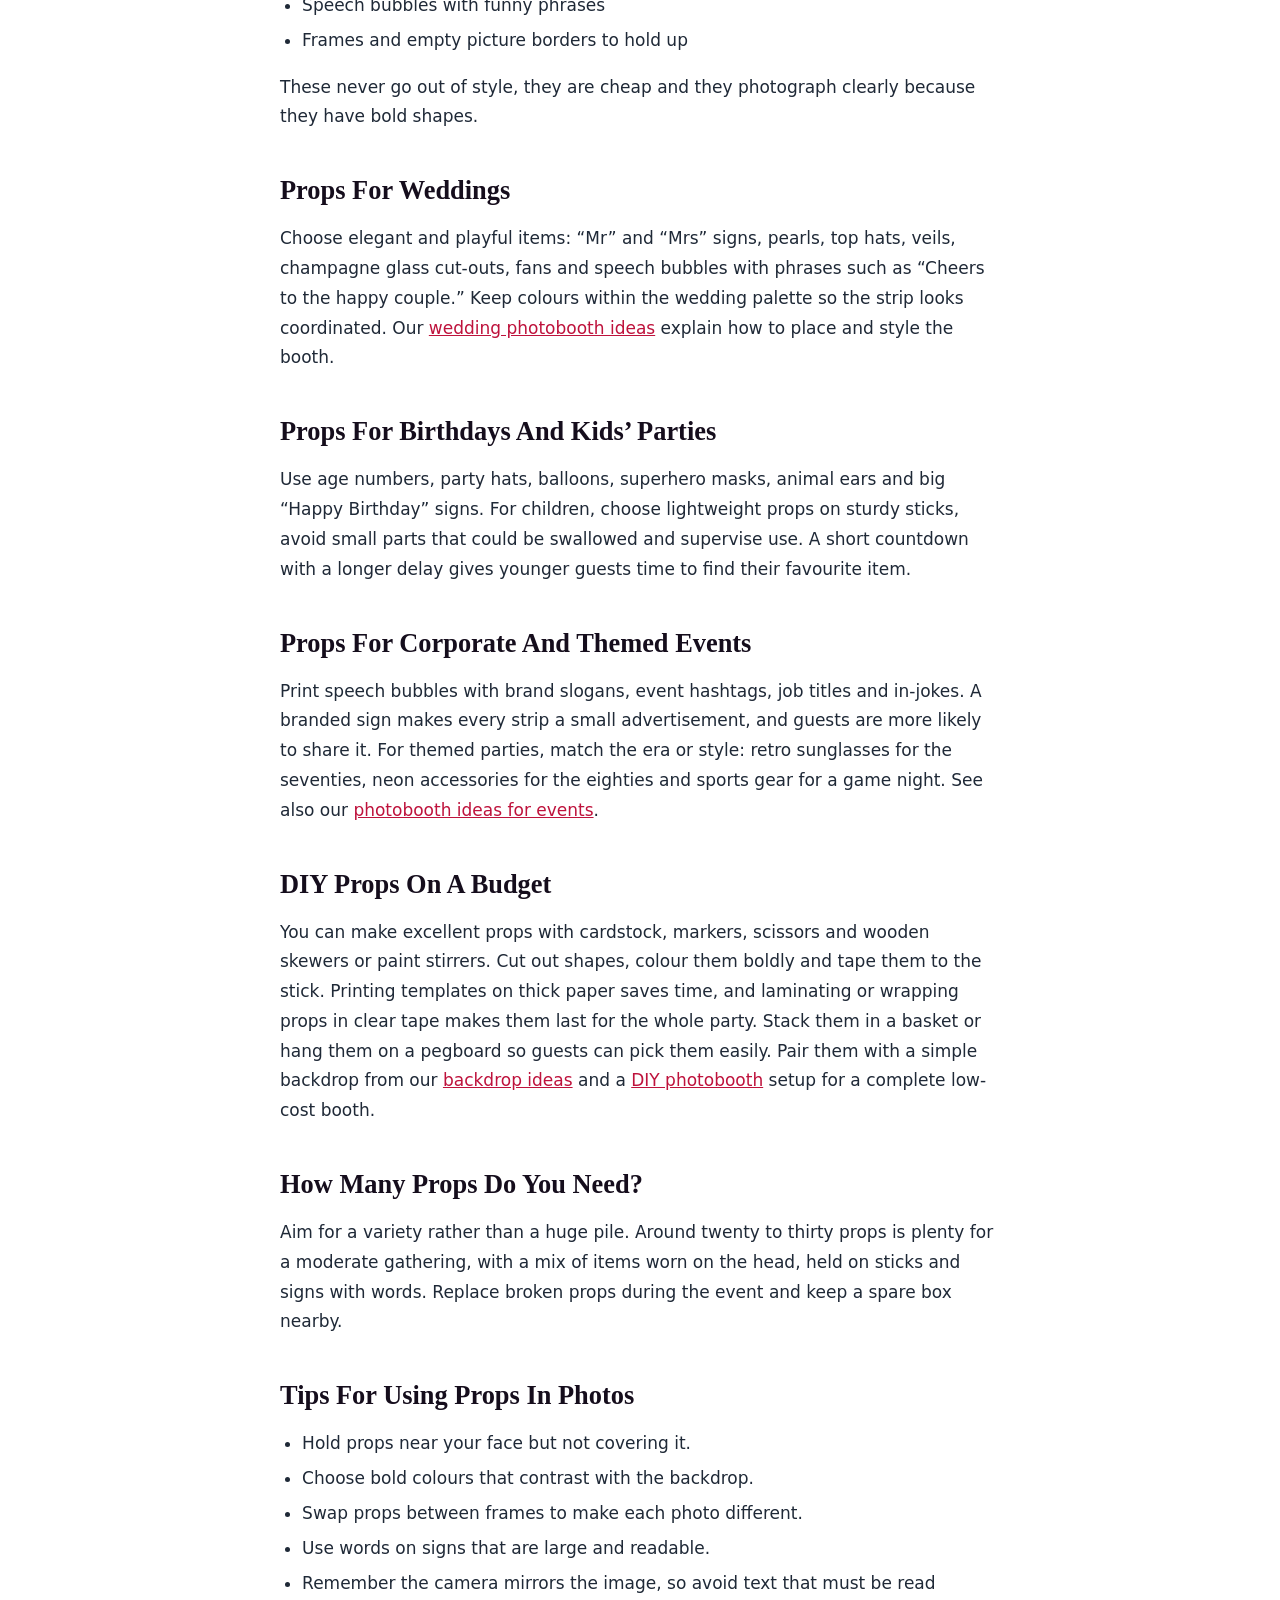
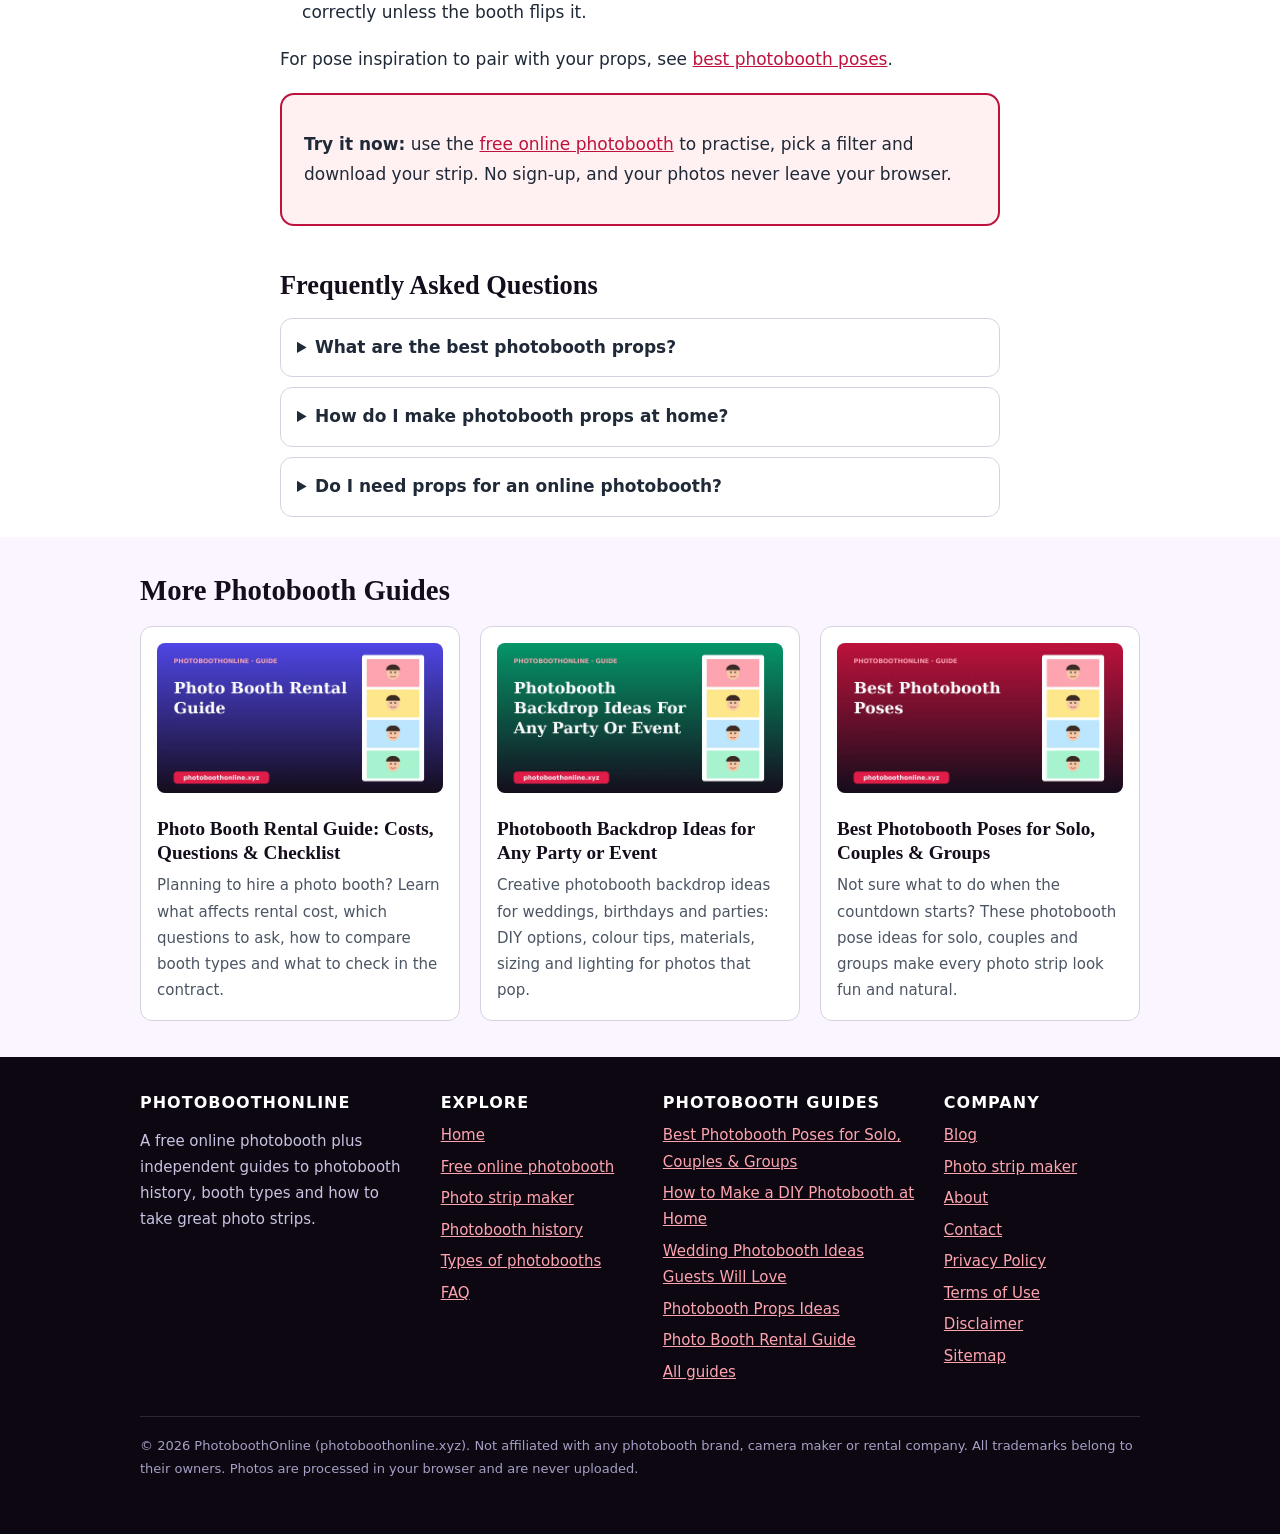
<file: blog/photobooth-props-ideas/index.html>
<!DOCTYPE html>
<html lang="en">
<head>
<meta charset="utf-8">
<meta name="viewport" content="width=device-width,initial-scale=1,viewport-fit=cover">
<meta name="google-site-verification" content="Tn_O3w-YGqIsHrvx4AMMWG3ZowE8g1CsuBR-D8ZNGJk" />
<title>Photobooth Props Ideas: Fun, Easy &amp; Budget-Friendly</title>
<meta name="description" content="Find the best photobooth props ideas for weddings, birthdays and parties, from DIY signs to hats and glasses, plus tips for choosing, making and displaying props.">
<meta name="robots" content="index,follow,max-snippet:-1,max-image-preview:large,max-video-preview:-1">
<meta name="author" content="PhotoboothOnline">
<meta name="theme-color" content="#150d1c">
<link rel="canonical" href="https://photoboothonline.xyz/blog/photobooth-props-ideas/">
<link rel="alternate" hreflang="en" href="https://photoboothonline.xyz/blog/photobooth-props-ideas/">
<link rel="alternate" hreflang="x-default" href="https://photoboothonline.xyz/blog/photobooth-props-ideas/">
<link rel="icon" type="image/svg+xml" href="/favicon.svg">
<link rel="icon" type="image/png" sizes="192x192" href="/icon-192.png">
<link rel="apple-touch-icon" href="/apple-touch-icon.png">
<link rel="manifest" href="/manifest.webmanifest">
<meta property="og:type" content="article">
<meta property="og:site_name" content="PhotoboothOnline">
<meta property="og:title" content="Photobooth Props Ideas: Fun, Easy &amp; Budget-Friendly">
<meta property="og:description" content="Find the best photobooth props ideas for weddings, birthdays and parties, from DIY signs to hats and glasses, plus tips for choosing, making and displaying props.">
<meta property="og:url" content="https://photoboothonline.xyz/blog/photobooth-props-ideas/">
<meta property="og:image" content="https://photoboothonline.xyz/img/blog-photobooth-props-ideas.webp">
<meta property="og:image:width" content="1200">
<meta property="og:image:height" content="630">
<meta property="og:image:alt" content="Photobooth strip with four portraits and a curtain">
<meta property="og:locale" content="en_US">
<meta name="twitter:card" content="summary_large_image">
<meta name="twitter:title" content="Photobooth Props Ideas: Fun, Easy &amp; Budget-Friendly">
<meta name="twitter:description" content="Find the best photobooth props ideas for weddings, birthdays and parties, from DIY signs to hats and glasses, plus tips for choosing, making and displaying props.">
<meta name="twitter:image" content="https://photoboothonline.xyz/img/blog-photobooth-props-ideas.webp">
<meta name="twitter:image:alt" content="Photobooth strip with four portraits and a curtain">
<script type="application/ld+json">{"@context": "https://schema.org", "@graph": [{"@type": "Article", "@id": "https://photoboothonline.xyz/blog/photobooth-props-ideas/#article", "headline": "Photobooth Props Ideas: Fun, Easy And Budget-Friendly", "description": "Find the best photobooth props ideas for weddings, birthdays and parties, from DIY signs to hats and glasses, plus tips for choosing, making and displaying props.", "image": ["https://photoboothonline.xyz/img/blog-photobooth-props-ideas.webp"], "datePublished": "2026-10-17", "dateModified": "2026-10-17", "author": {"@type": "Organization", "name": "PhotoboothOnline", "url": "https://photoboothonline.xyz/"}, "publisher": {"@id": "https://photoboothonline.xyz/#org"}, "mainEntityOfPage": {"@type": "WebPage", "@id": "https://photoboothonline.xyz/blog/photobooth-props-ideas/"}, "inLanguage": "en", "keywords": "photobooth props ideas", "wordCount": 514}, {"@type": "WebPage", "@id": "https://photoboothonline.xyz/blog/photobooth-props-ideas/", "url": "https://photoboothonline.xyz/blog/photobooth-props-ideas/", "name": "Photobooth Props Ideas: Fun, Easy & Budget-Friendly", "isPartOf": {"@id": "https://photoboothonline.xyz/#site"}, "inLanguage": "en"}, {"@type": "BreadcrumbList", "itemListElement": [{"@type": "ListItem", "position": 1, "name": "Home", "item": "https://photoboothonline.xyz/"}, {"@type": "ListItem", "position": 2, "name": "Blog", "item": "https://photoboothonline.xyz/blog/"}, {"@type": "ListItem", "position": 3, "name": "Photobooth Props Ideas: Fun, Easy And Budget-Friendly", "item": "https://photoboothonline.xyz/blog/photobooth-props-ideas/"}]}, {"@type": "FAQPage", "mainEntity": [{"@type": "Question", "name": "What are the best photobooth props?", "acceptedAnswer": {"@type": "Answer", "text": "Glasses, hats, moustaches, speech bubbles and handwritten signs are the most popular because they are bold, light and easy to use."}}, {"@type": "Question", "name": "How do I make photobooth props at home?", "acceptedAnswer": {"@type": "Answer", "text": "Print or draw shapes on cardstock, cut them out and tape them to wooden sticks. Laminate or cover with clear tape to make them last."}}, {"@type": "Question", "name": "Do I need props for an online photobooth?", "acceptedAnswer": {"@type": "Answer", "text": "No, but household items such as hats, scarves and signs work well and make the strips more fun."}}]}]}</script>
<link rel="preload" href="/assets/style.css" as="style">
<link rel="stylesheet" href="/assets/style.css">
</head>
<body>
<a class="skip" href="#main">Skip to content</a>
<header class="phead"><div class="w"><div class="top"><a class="br" href="/" aria-label="PhotoboothOnline home"><svg class='ic' viewBox='0 0 24 24' aria-hidden='true' focusable='false'><rect x='3' y='7' width='18' height='13' rx='2'/><circle cx='12' cy='13.5' r='3.5'/><path d='M8 7l1.5-3h5L16 7'/></svg>PhotoboothOnline</a><nav aria-label="Primary"><a href="/">Home</a><a href="/#booth">Photobooth</a><a href="/#history">History</a><a href="/#ideas">Ideas</a><a href="/blog/">Blog</a><a href="/#faq">FAQ</a><a href="/about/">About</a></nav></div>
<div class="crumbs"><ol><li><a href="/">Home</a></li><li><a href="/blog/">Blog</a></li><li>Photobooth Props Ideas: Fun, Easy And Budget-Friendly</li></ol></div>
<h1>Photobooth Props Ideas: Fun, Easy And Budget-Friendly</h1></div></header>
<main id="main"><article class="post"><figure><img src="/img/blog-photobooth-props-ideas.webp" width="1200" height="630" decoding="async" fetchpriority="high" alt="Photobooth Props Ideas: Fun, Easy And Budget-Friendly – cover illustration with a photobooth strip"><figcaption>Photobooth Props Ideas: Fun, Easy &amp; Budget-Friendly</figcaption></figure>
<p class="meta">By PhotoboothOnline · Updated October 17, 2026 · 3 min read</p>
<p><strong>Props are the secret ingredient of a great photobooth strip. The right <strong>photobooth props</strong> help shy guests loosen up, add personality to every frame and give your pictures a theme.</strong></p><nav class="toc col" aria-label="Table of contents"><strong>In this guide</strong><ol><li><a href="#why-props-matter">Why Props Matter</a></li><li><a href="#classic-photobooth-props">Classic Photobooth Props</a></li><li><a href="#props-for-weddings">Props For Weddings</a></li><li><a href="#props-for-birthdays-and-kids-parties">Props For Birthdays And Kids’ Parties</a></li><li><a href="#props-for-corporate-and-themed-events">Props For Corporate And Themed Events</a></li><li><a href="#diy-props-on-a-budget">DIY Props On A Budget</a></li><li><a href="#how-many-props-do-you-need">How Many Props Do You Need?</a></li><li><a href="#tips-for-using-props-in-photos">Tips For Using Props In Photos</a></li></ol></nav><h2 id="why-props-matter">Why Props Matter</h2>
<p>Most people feel awkward when a camera is pointing at them and they have nothing to do with their hands. A prop solves both problems at once. It gives a reason to move, a reason to laugh and a talking point for the strip. Props also make photos instantly recognisable as coming from your event, because the theme appears in every picture.</p>
<h2 id="classic-photobooth-props">Classic Photobooth Props</h2>
<ul><li>Oversized glasses and sunglasses</li><li>Paper moustaches and lips on sticks</li><li>Hats, crowns and tiaras</li><li>Feather boas and bow ties</li><li>Speech bubbles with funny phrases</li><li>Frames and empty picture borders to hold up</li></ul>
<p>These never go out of style, they are cheap and they photograph clearly because they have bold shapes.</p>
<h2 id="props-for-weddings">Props For Weddings</h2>
<p>Choose elegant and playful items: “Mr” and “Mrs” signs, pearls, top hats, veils, champagne glass cut-outs, fans and speech bubbles with phrases such as “Cheers to the happy couple.” Keep colours within the wedding palette so the strip looks coordinated. Our <a href="/blog/wedding-photobooth-ideas/">wedding photobooth ideas</a> explain how to place and style the booth.</p>
<h2 id="props-for-birthdays-and-kids-parties">Props For Birthdays And Kids’ Parties</h2>
<p>Use age numbers, party hats, balloons, superhero masks, animal ears and big “Happy Birthday” signs. For children, choose lightweight props on sturdy sticks, avoid small parts that could be swallowed and supervise use. A short countdown with a longer delay gives younger guests time to find their favourite item.</p>
<h2 id="props-for-corporate-and-themed-events">Props For Corporate And Themed Events</h2>
<p>Print speech bubbles with brand slogans, event hashtags, job titles and in-jokes. A branded sign makes every strip a small advertisement, and guests are more likely to share it. For themed parties, match the era or style: retro sunglasses for the seventies, neon accessories for the eighties and sports gear for a game night. See also our <a href="/#ideas">photobooth ideas for events</a>.</p>
<h2 id="diy-props-on-a-budget">DIY Props On A Budget</h2>
<p>You can make excellent props with cardstock, markers, scissors and wooden skewers or paint stirrers. Cut out shapes, colour them boldly and tape them to the stick. Printing templates on thick paper saves time, and laminating or wrapping props in clear tape makes them last for the whole party. Stack them in a basket or hang them on a pegboard so guests can pick them easily. Pair them with a simple backdrop from our <a href="/blog/photobooth-backdrop-ideas/">backdrop ideas</a> and a <a href="/blog/diy-photobooth-at-home/">DIY photobooth</a> setup for a complete low-cost booth.</p>
<h2 id="how-many-props-do-you-need">How Many Props Do You Need?</h2>
<p>Aim for a variety rather than a huge pile. Around twenty to thirty props is plenty for a moderate gathering, with a mix of items worn on the head, held on sticks and signs with words. Replace broken props during the event and keep a spare box nearby.</p>
<h2 id="tips-for-using-props-in-photos">Tips For Using Props In Photos</h2>
<ul><li>Hold props near your face but not covering it.</li><li>Choose bold colours that contrast with the backdrop.</li><li>Swap props between frames to make each photo different.</li><li>Use words on signs that are large and readable.</li><li>Remember the camera mirrors the image, so avoid text that must be read correctly unless the booth flips it.</li></ul>
<p>For pose inspiration to pair with your props, see <a href="/blog/best-photobooth-poses/">best photobooth poses</a>.</p>
<div class="contactbox"><p><strong>Try it now:</strong> use the <a href="/#booth">free online photobooth</a> to practise, pick a filter and download your strip. No sign-up, and your photos never leave your browser.</p></div>
<h2 id="faq">Frequently Asked Questions</h2><details><summary>What are the best photobooth props?</summary><p>Glasses, hats, moustaches, speech bubbles and handwritten signs are the most popular because they are bold, light and easy to use.</p></details><details><summary>How do I make photobooth props at home?</summary><p>Print or draw shapes on cardstock, cut them out and tape them to wooden sticks. Laminate or cover with clear tape to make them last.</p></details><details><summary>Do I need props for an online photobooth?</summary><p>No, but household items such as hats, scarves and signs work well and make the strips more fun.</p></details></article>
<section class="related"><div class="w"><h2>More Photobooth Guides</h2><div class="hrow"><a class="c" href="/blog/photo-booth-rental-guide/"><img src="/img/blog-photo-booth-rental-guide.webp" width="1200" height="630" loading="lazy" decoding="async" alt="Photo Booth Rental Guide: What To Ask, What It Costs And How To Choose cover image"><h3>Photo Booth Rental Guide: Costs, Questions & Checklist</h3><p>Planning to hire a photo booth? Learn what affects rental cost, which questions to ask, how to compare booth types and what to check in the contract.</p></a><a class="c" href="/blog/photobooth-backdrop-ideas/"><img src="/img/blog-photobooth-backdrop-ideas.webp" width="1200" height="630" loading="lazy" decoding="async" alt="Photobooth Backdrop Ideas For Any Party Or Event cover image"><h3>Photobooth Backdrop Ideas for Any Party or Event</h3><p>Creative photobooth backdrop ideas for weddings, birthdays and parties: DIY options, colour tips, materials, sizing and lighting for photos that pop.</p></a><a class="c" href="/blog/best-photobooth-poses/"><img src="/img/blog-best-photobooth-poses.webp" width="1200" height="630" loading="lazy" decoding="async" alt="Best Photobooth Poses: Ideas For Solo, Couples And Groups cover image"><h3>Best Photobooth Poses for Solo, Couples & Groups</h3><p>Not sure what to do when the countdown starts? These photobooth pose ideas for solo, couples and groups make every photo strip look fun and natural.</p></a></div></div></section></main>
<footer>
<div class="w">
<div class="fg">
<div><h2>PhotoboothOnline</h2><p>A free online photobooth plus independent guides to photobooth history, booth types and how to take great photo strips.</p></div>
<div><h2>Explore</h2><ul><li><a href="/">Home</a></li><li><a href="/#booth">Free online photobooth</a></li><li><a href="/photobooth/">Photo strip maker</a></li><li><a href="/#history">Photobooth history</a></li><li><a href="/#types">Types of photobooths</a></li><li><a href="/#faq">FAQ</a></li></ul></div>
<div><h2>Photobooth guides</h2><ul><li><a href="/blog/best-photobooth-poses/">Best Photobooth Poses for Solo, Couples & Groups</a></li><li><a href="/blog/diy-photobooth-at-home/">How to Make a DIY Photobooth at Home</a></li><li><a href="/blog/wedding-photobooth-ideas/">Wedding Photobooth Ideas Guests Will Love</a></li><li><a href="/blog/photobooth-props-ideas/">Photobooth Props Ideas</a></li><li><a href="/blog/photo-booth-rental-guide/">Photo Booth Rental Guide</a></li><li><a href="/blog/">All guides</a></li></ul></div>
<div><h2>Company</h2><ul><li><a href="/blog/">Blog</a></li><li><a href="/photobooth/">Photo strip maker</a></li><li><a href="/about/">About</a></li><li><a href="/contact/">Contact</a></li><li><a href="/privacy-policy/">Privacy Policy</a></li><li><a href="/terms-of-use/">Terms of Use</a></li><li><a href="/disclaimer/">Disclaimer</a></li><li><a href="/sitemap.xml">Sitemap</a></li></ul></div>
</div>
<p class="copy">© 2026 PhotoboothOnline (photoboothonline.xyz). Not affiliated with any photobooth brand, camera maker or rental company. All trademarks belong to their owners. Photos are processed in your browser and are never uploaded.</p>
</div>
</footer>
</body>
</html>
</file>
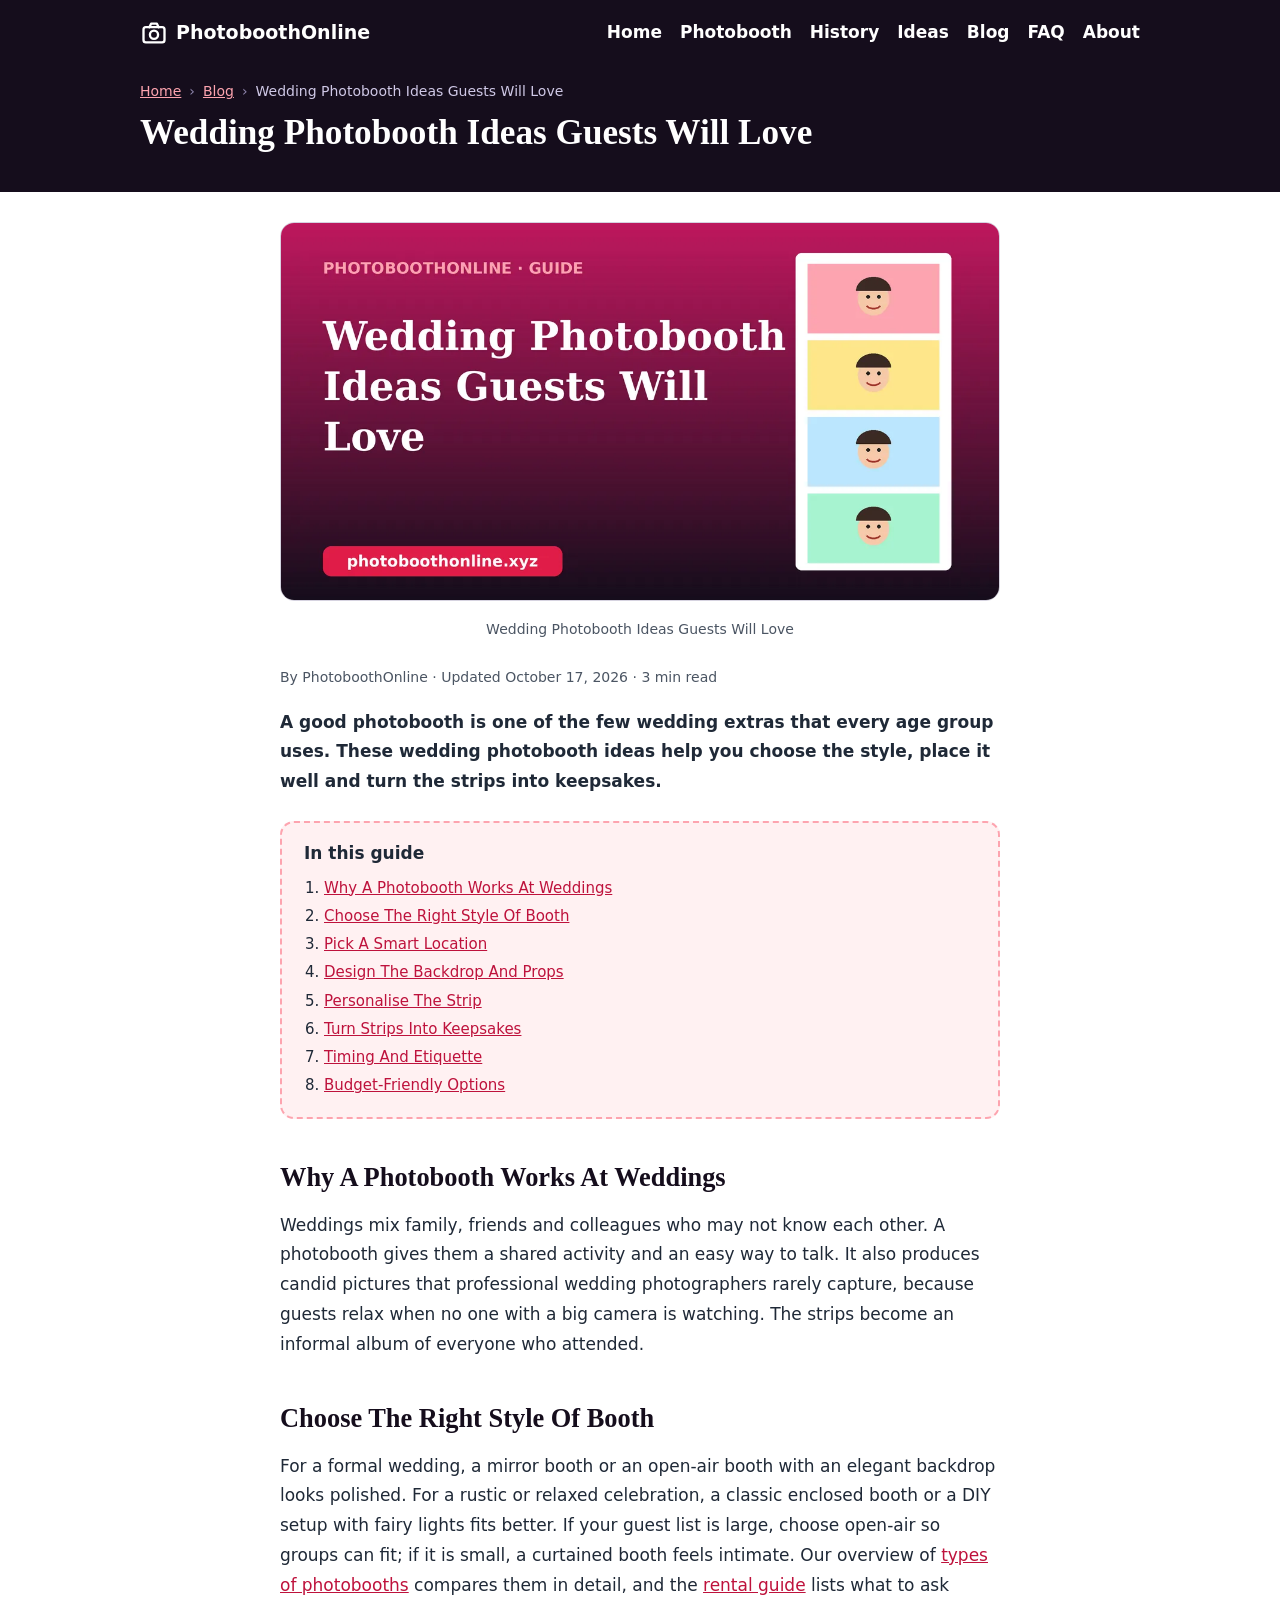
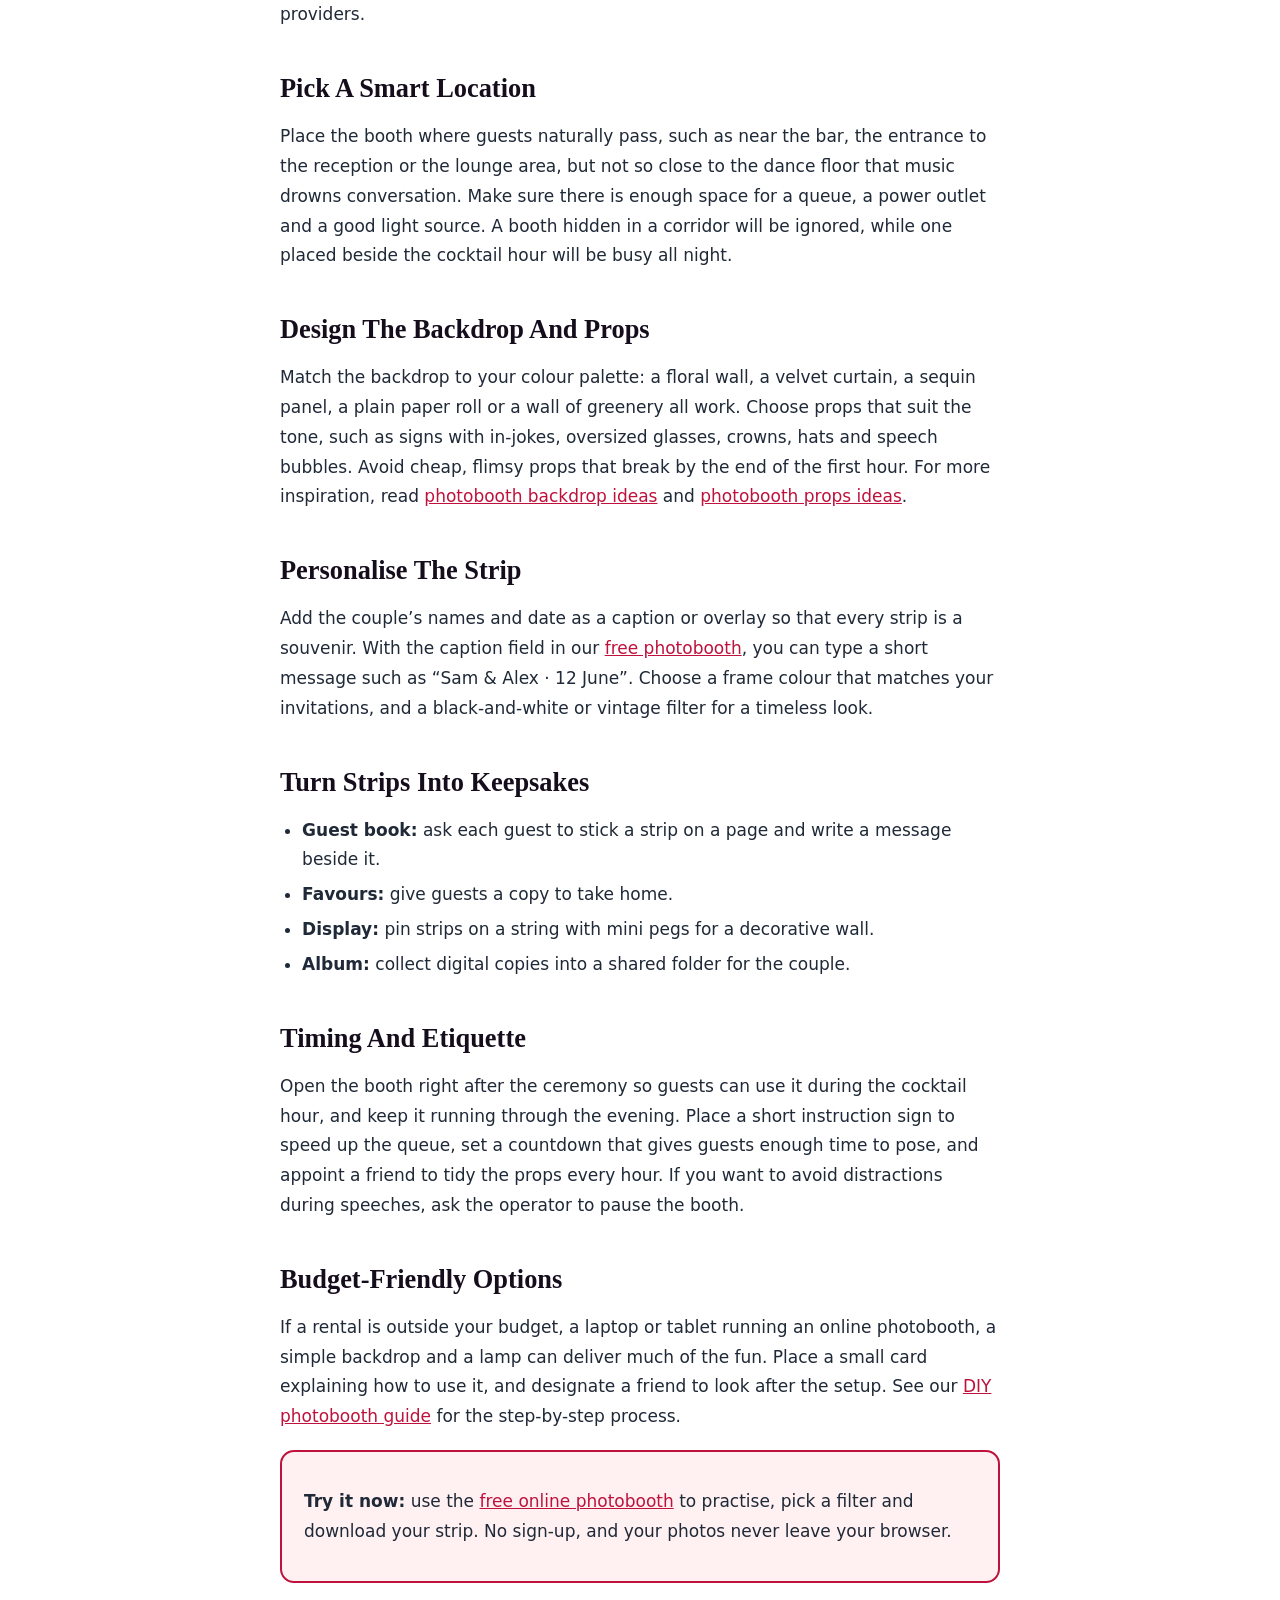
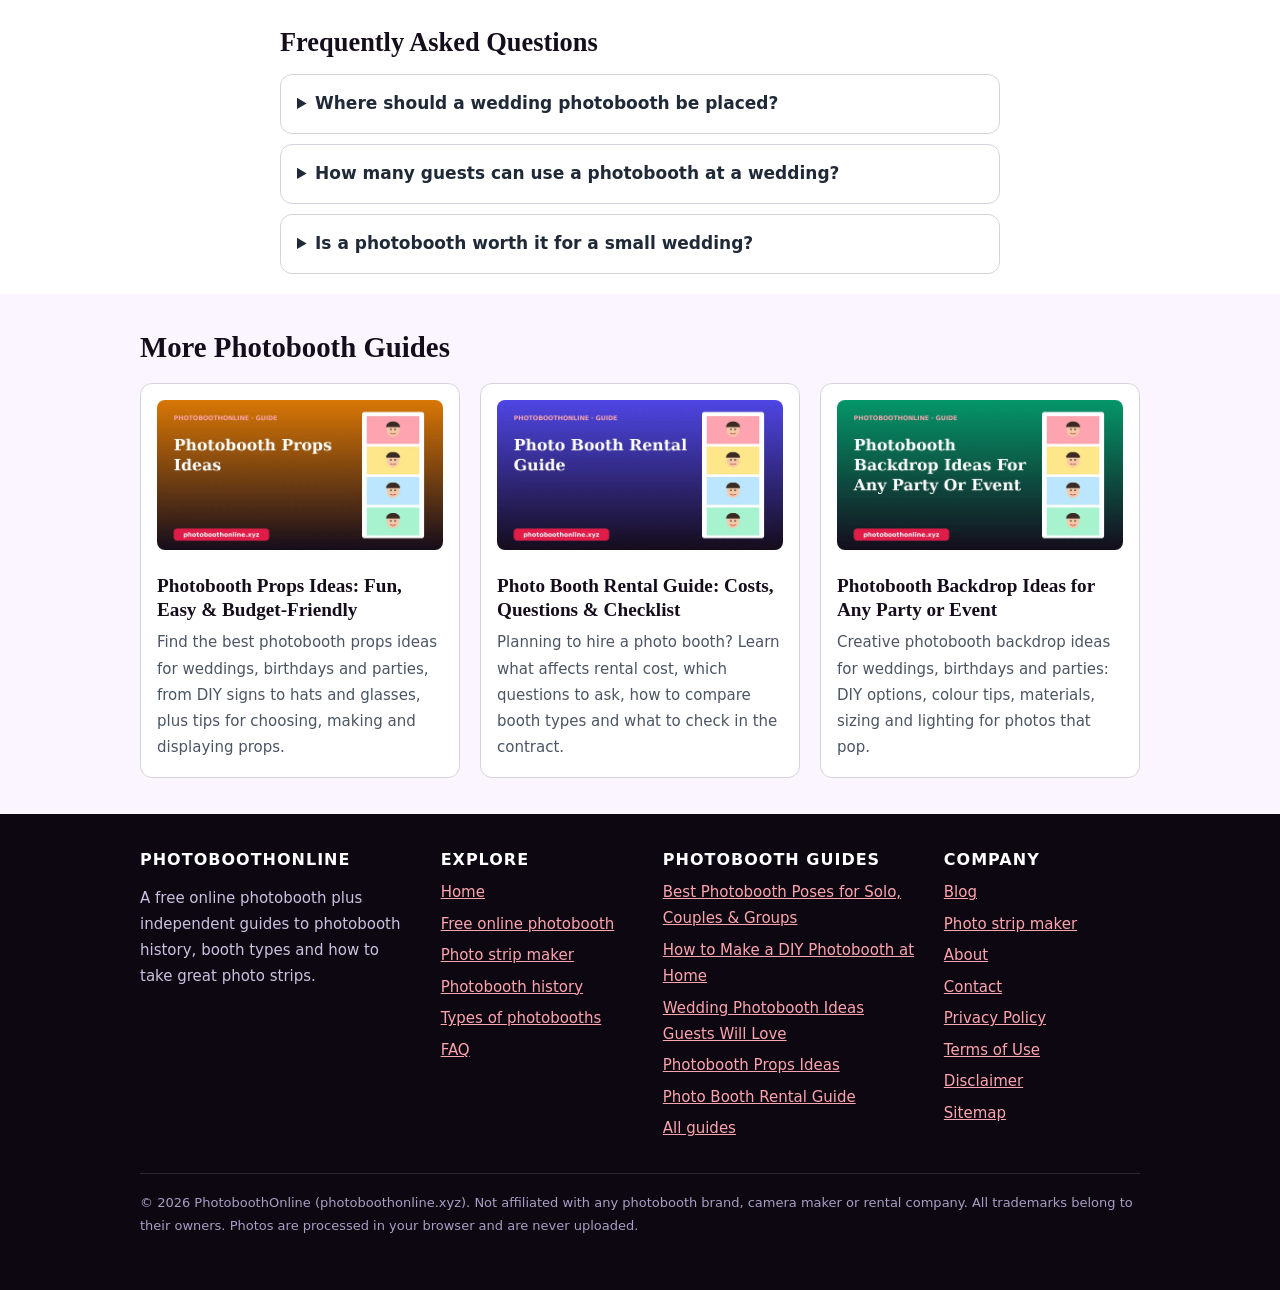
<file: blog/wedding-photobooth-ideas/index.html>
<!DOCTYPE html>
<html lang="en">
<head>
<meta charset="utf-8">
<meta name="viewport" content="width=device-width,initial-scale=1,viewport-fit=cover">
<meta name="google-site-verification" content="Tn_O3w-YGqIsHrvx4AMMWG3ZowE8g1CsuBR-D8ZNGJk" />
<title>Wedding Photobooth Ideas Guests Will Love</title>
<meta name="description" content="Plan a wedding photobooth guests will actually use: placement, backdrop, props, guest book ideas, timing and tips for open-air, mirror and DIY booths.">
<meta name="robots" content="index,follow,max-snippet:-1,max-image-preview:large,max-video-preview:-1">
<meta name="author" content="PhotoboothOnline">
<meta name="theme-color" content="#150d1c">
<link rel="canonical" href="https://photoboothonline.xyz/blog/wedding-photobooth-ideas/">
<link rel="alternate" hreflang="en" href="https://photoboothonline.xyz/blog/wedding-photobooth-ideas/">
<link rel="alternate" hreflang="x-default" href="https://photoboothonline.xyz/blog/wedding-photobooth-ideas/">
<link rel="icon" type="image/svg+xml" href="/favicon.svg">
<link rel="icon" type="image/png" sizes="192x192" href="/icon-192.png">
<link rel="apple-touch-icon" href="/apple-touch-icon.png">
<link rel="manifest" href="/manifest.webmanifest">
<meta property="og:type" content="article">
<meta property="og:site_name" content="PhotoboothOnline">
<meta property="og:title" content="Wedding Photobooth Ideas Guests Will Love">
<meta property="og:description" content="Plan a wedding photobooth guests will actually use: placement, backdrop, props, guest book ideas, timing and tips for open-air, mirror and DIY booths.">
<meta property="og:url" content="https://photoboothonline.xyz/blog/wedding-photobooth-ideas/">
<meta property="og:image" content="https://photoboothonline.xyz/img/blog-wedding-photobooth-ideas.webp">
<meta property="og:image:width" content="1200">
<meta property="og:image:height" content="630">
<meta property="og:image:alt" content="Photobooth strip with four portraits and a curtain">
<meta property="og:locale" content="en_US">
<meta name="twitter:card" content="summary_large_image">
<meta name="twitter:title" content="Wedding Photobooth Ideas Guests Will Love">
<meta name="twitter:description" content="Plan a wedding photobooth guests will actually use: placement, backdrop, props, guest book ideas, timing and tips for open-air, mirror and DIY booths.">
<meta name="twitter:image" content="https://photoboothonline.xyz/img/blog-wedding-photobooth-ideas.webp">
<meta name="twitter:image:alt" content="Photobooth strip with four portraits and a curtain">
<script type="application/ld+json">{"@context": "https://schema.org", "@graph": [{"@type": "Article", "@id": "https://photoboothonline.xyz/blog/wedding-photobooth-ideas/#article", "headline": "Wedding Photobooth Ideas Guests Will Love", "description": "Plan a wedding photobooth guests will actually use: placement, backdrop, props, guest book ideas, timing and tips for open-air, mirror and DIY booths.", "image": ["https://photoboothonline.xyz/img/blog-wedding-photobooth-ideas.webp"], "datePublished": "2026-10-17", "dateModified": "2026-10-17", "author": {"@type": "Organization", "name": "PhotoboothOnline", "url": "https://photoboothonline.xyz/"}, "publisher": {"@id": "https://photoboothonline.xyz/#org"}, "mainEntityOfPage": {"@type": "WebPage", "@id": "https://photoboothonline.xyz/blog/wedding-photobooth-ideas/"}, "inLanguage": "en", "keywords": "wedding photobooth ideas", "wordCount": 539}, {"@type": "WebPage", "@id": "https://photoboothonline.xyz/blog/wedding-photobooth-ideas/", "url": "https://photoboothonline.xyz/blog/wedding-photobooth-ideas/", "name": "Wedding Photobooth Ideas Guests Will Love", "isPartOf": {"@id": "https://photoboothonline.xyz/#site"}, "inLanguage": "en"}, {"@type": "BreadcrumbList", "itemListElement": [{"@type": "ListItem", "position": 1, "name": "Home", "item": "https://photoboothonline.xyz/"}, {"@type": "ListItem", "position": 2, "name": "Blog", "item": "https://photoboothonline.xyz/blog/"}, {"@type": "ListItem", "position": 3, "name": "Wedding Photobooth Ideas Guests Will Love", "item": "https://photoboothonline.xyz/blog/wedding-photobooth-ideas/"}]}, {"@type": "FAQPage", "mainEntity": [{"@type": "Question", "name": "Where should a wedding photobooth be placed?", "acceptedAnswer": {"@type": "Answer", "text": "Near the bar, the lounge or the entrance to the reception, where guests pass naturally, with space for a queue and a power outlet."}}, {"@type": "Question", "name": "How many guests can use a photobooth at a wedding?", "acceptedAnswer": {"@type": "Answer", "text": "It depends on the booth and the length of each session. Open-air booths with quick sessions can serve large guest lists, while a single enclosed booth suits smaller groups."}}, {"@type": "Question", "name": "Is a photobooth worth it for a small wedding?", "acceptedAnswer": {"@type": "Answer", "text": "Yes, especially a simple or DIY one. It gives guests a keepsake and a reason to mingle, even with a small guest list."}}]}]}</script>
<link rel="preload" href="/assets/style.css" as="style">
<link rel="stylesheet" href="/assets/style.css">
</head>
<body>
<a class="skip" href="#main">Skip to content</a>
<header class="phead"><div class="w"><div class="top"><a class="br" href="/" aria-label="PhotoboothOnline home"><svg class='ic' viewBox='0 0 24 24' aria-hidden='true' focusable='false'><rect x='3' y='7' width='18' height='13' rx='2'/><circle cx='12' cy='13.5' r='3.5'/><path d='M8 7l1.5-3h5L16 7'/></svg>PhotoboothOnline</a><nav aria-label="Primary"><a href="/">Home</a><a href="/#booth">Photobooth</a><a href="/#history">History</a><a href="/#ideas">Ideas</a><a href="/blog/">Blog</a><a href="/#faq">FAQ</a><a href="/about/">About</a></nav></div>
<div class="crumbs"><ol><li><a href="/">Home</a></li><li><a href="/blog/">Blog</a></li><li>Wedding Photobooth Ideas Guests Will Love</li></ol></div>
<h1>Wedding Photobooth Ideas Guests Will Love</h1></div></header>
<main id="main"><article class="post"><figure><img src="/img/blog-wedding-photobooth-ideas.webp" width="1200" height="630" decoding="async" fetchpriority="high" alt="Wedding Photobooth Ideas Guests Will Love – cover illustration with a photobooth strip"><figcaption>Wedding Photobooth Ideas Guests Will Love</figcaption></figure>
<p class="meta">By PhotoboothOnline · Updated October 17, 2026 · 3 min read</p>
<p><strong>A good photobooth is one of the few wedding extras that every age group uses. These <strong>wedding photobooth ideas</strong> help you choose the style, place it well and turn the strips into keepsakes.</strong></p><nav class="toc col" aria-label="Table of contents"><strong>In this guide</strong><ol><li><a href="#why-a-photobooth-works-at-weddings">Why A Photobooth Works At Weddings</a></li><li><a href="#choose-the-right-style-of-booth">Choose The Right Style Of Booth</a></li><li><a href="#pick-a-smart-location">Pick A Smart Location</a></li><li><a href="#design-the-backdrop-and-props">Design The Backdrop And Props</a></li><li><a href="#personalise-the-strip">Personalise The Strip</a></li><li><a href="#turn-strips-into-keepsakes">Turn Strips Into Keepsakes</a></li><li><a href="#timing-and-etiquette">Timing And Etiquette</a></li><li><a href="#budget-friendly-options">Budget-Friendly Options</a></li></ol></nav><h2 id="why-a-photobooth-works-at-weddings">Why A Photobooth Works At Weddings</h2>
<p>Weddings mix family, friends and colleagues who may not know each other. A photobooth gives them a shared activity and an easy way to talk. It also produces candid pictures that professional wedding photographers rarely capture, because guests relax when no one with a big camera is watching. The strips become an informal album of everyone who attended.</p>
<h2 id="choose-the-right-style-of-booth">Choose The Right Style Of Booth</h2>
<p>For a formal wedding, a mirror booth or an open-air booth with an elegant backdrop looks polished. For a rustic or relaxed celebration, a classic enclosed booth or a DIY setup with fairy lights fits better. If your guest list is large, choose open-air so groups can fit; if it is small, a curtained booth feels intimate. Our overview of <a href="/#types">types of photobooths</a> compares them in detail, and the <a href="/blog/photo-booth-rental-guide/">rental guide</a> lists what to ask providers.</p>
<h2 id="pick-a-smart-location">Pick A Smart Location</h2>
<p>Place the booth where guests naturally pass, such as near the bar, the entrance to the reception or the lounge area, but not so close to the dance floor that music drowns conversation. Make sure there is enough space for a queue, a power outlet and a good light source. A booth hidden in a corridor will be ignored, while one placed beside the cocktail hour will be busy all night.</p>
<h2 id="design-the-backdrop-and-props">Design The Backdrop And Props</h2>
<p>Match the backdrop to your colour palette: a floral wall, a velvet curtain, a sequin panel, a plain paper roll or a wall of greenery all work. Choose props that suit the tone, such as signs with in-jokes, oversized glasses, crowns, hats and speech bubbles. Avoid cheap, flimsy props that break by the end of the first hour. For more inspiration, read <a href="/blog/photobooth-backdrop-ideas/">photobooth backdrop ideas</a> and <a href="/blog/photobooth-props-ideas/">photobooth props ideas</a>.</p>
<h2 id="personalise-the-strip">Personalise The Strip</h2>
<p>Add the couple’s names and date as a caption or overlay so that every strip is a souvenir. With the caption field in our <a href="/#booth">free photobooth</a>, you can type a short message such as “Sam &amp; Alex · 12 June”. Choose a frame colour that matches your invitations, and a black-and-white or vintage filter for a timeless look.</p>
<h2 id="turn-strips-into-keepsakes">Turn Strips Into Keepsakes</h2>
<ul><li><strong>Guest book:</strong> ask each guest to stick a strip on a page and write a message beside it.</li><li><strong>Favours:</strong> give guests a copy to take home.</li><li><strong>Display:</strong> pin strips on a string with mini pegs for a decorative wall.</li><li><strong>Album:</strong> collect digital copies into a shared folder for the couple.</li></ul>
<h2 id="timing-and-etiquette">Timing And Etiquette</h2>
<p>Open the booth right after the ceremony so guests can use it during the cocktail hour, and keep it running through the evening. Place a short instruction sign to speed up the queue, set a countdown that gives guests enough time to pose, and appoint a friend to tidy the props every hour. If you want to avoid distractions during speeches, ask the operator to pause the booth.</p>
<h2 id="budget-friendly-options">Budget-Friendly Options</h2>
<p>If a rental is outside your budget, a laptop or tablet running an online photobooth, a simple backdrop and a lamp can deliver much of the fun. Place a small card explaining how to use it, and designate a friend to look after the setup. See our <a href="/blog/diy-photobooth-at-home/">DIY photobooth guide</a> for the step-by-step process.</p>
<div class="contactbox"><p><strong>Try it now:</strong> use the <a href="/#booth">free online photobooth</a> to practise, pick a filter and download your strip. No sign-up, and your photos never leave your browser.</p></div>
<h2 id="faq">Frequently Asked Questions</h2><details><summary>Where should a wedding photobooth be placed?</summary><p>Near the bar, the lounge or the entrance to the reception, where guests pass naturally, with space for a queue and a power outlet.</p></details><details><summary>How many guests can use a photobooth at a wedding?</summary><p>It depends on the booth and the length of each session. Open-air booths with quick sessions can serve large guest lists, while a single enclosed booth suits smaller groups.</p></details><details><summary>Is a photobooth worth it for a small wedding?</summary><p>Yes, especially a simple or DIY one. It gives guests a keepsake and a reason to mingle, even with a small guest list.</p></details></article>
<section class="related"><div class="w"><h2>More Photobooth Guides</h2><div class="hrow"><a class="c" href="/blog/photobooth-props-ideas/"><img src="/img/blog-photobooth-props-ideas.webp" width="1200" height="630" loading="lazy" decoding="async" alt="Photobooth Props Ideas: Fun, Easy And Budget-Friendly cover image"><h3>Photobooth Props Ideas: Fun, Easy & Budget-Friendly</h3><p>Find the best photobooth props ideas for weddings, birthdays and parties, from DIY signs to hats and glasses, plus tips for choosing, making and displaying props.</p></a><a class="c" href="/blog/photo-booth-rental-guide/"><img src="/img/blog-photo-booth-rental-guide.webp" width="1200" height="630" loading="lazy" decoding="async" alt="Photo Booth Rental Guide: What To Ask, What It Costs And How To Choose cover image"><h3>Photo Booth Rental Guide: Costs, Questions & Checklist</h3><p>Planning to hire a photo booth? Learn what affects rental cost, which questions to ask, how to compare booth types and what to check in the contract.</p></a><a class="c" href="/blog/photobooth-backdrop-ideas/"><img src="/img/blog-photobooth-backdrop-ideas.webp" width="1200" height="630" loading="lazy" decoding="async" alt="Photobooth Backdrop Ideas For Any Party Or Event cover image"><h3>Photobooth Backdrop Ideas for Any Party or Event</h3><p>Creative photobooth backdrop ideas for weddings, birthdays and parties: DIY options, colour tips, materials, sizing and lighting for photos that pop.</p></a></div></div></section></main>
<footer>
<div class="w">
<div class="fg">
<div><h2>PhotoboothOnline</h2><p>A free online photobooth plus independent guides to photobooth history, booth types and how to take great photo strips.</p></div>
<div><h2>Explore</h2><ul><li><a href="/">Home</a></li><li><a href="/#booth">Free online photobooth</a></li><li><a href="/photobooth/">Photo strip maker</a></li><li><a href="/#history">Photobooth history</a></li><li><a href="/#types">Types of photobooths</a></li><li><a href="/#faq">FAQ</a></li></ul></div>
<div><h2>Photobooth guides</h2><ul><li><a href="/blog/best-photobooth-poses/">Best Photobooth Poses for Solo, Couples & Groups</a></li><li><a href="/blog/diy-photobooth-at-home/">How to Make a DIY Photobooth at Home</a></li><li><a href="/blog/wedding-photobooth-ideas/">Wedding Photobooth Ideas Guests Will Love</a></li><li><a href="/blog/photobooth-props-ideas/">Photobooth Props Ideas</a></li><li><a href="/blog/photo-booth-rental-guide/">Photo Booth Rental Guide</a></li><li><a href="/blog/">All guides</a></li></ul></div>
<div><h2>Company</h2><ul><li><a href="/blog/">Blog</a></li><li><a href="/photobooth/">Photo strip maker</a></li><li><a href="/about/">About</a></li><li><a href="/contact/">Contact</a></li><li><a href="/privacy-policy/">Privacy Policy</a></li><li><a href="/terms-of-use/">Terms of Use</a></li><li><a href="/disclaimer/">Disclaimer</a></li><li><a href="/sitemap.xml">Sitemap</a></li></ul></div>
</div>
<p class="copy">© 2026 PhotoboothOnline (photoboothonline.xyz). Not affiliated with any photobooth brand, camera maker or rental company. All trademarks belong to their owners. Photos are processed in your browser and are never uploaded.</p>
</div>
</footer>
</body>
</html>
</file>
<file: assets/style.css>
/* PhotoboothOnline – shared stylesheet */
*{box-sizing:border-box}
:root{--ink:#1f2937;--muted:#4b5563;--bg:#fff;--alt:#faf5ff;--dark:#150d1c;--dark2:#0c0711;--acc:#e11d48;--line:#d6d3e0;--wrap:1040px;--read:760px}
html{scroll-behavior:smooth;-webkit-text-size-adjust:100%}
body{margin:0;font:17px/1.75 system-ui,-apple-system,"Segoe UI",Roboto,Helvetica,Arial,sans-serif;color:var(--ink);background:var(--bg)}
img,svg{max-width:100%;height:auto}
h1,h2,h3{font-family:Georgia,"Times New Roman",serif;line-height:1.25;color:#150d1c}
h1{font-size:2.6rem;margin:.3em 0}
h2{font-size:1.8rem;margin:0 0 .6em}
h3{font-size:1.2rem;margin:.2em 0 .4em}
a{color:#be123c}
a:hover{color:#881337}
a:focus-visible,summary:focus-visible,button:focus-visible,.tvb:focus-visible{outline:3px solid #fb7185;outline-offset:2px}
.w{max-width:var(--wrap);margin:0 auto;padding:0 20px}
.n{max-width:var(--read)}
.skip{position:absolute;left:-999px;top:8px;background:#fff;color:#000;padding:8px 14px;z-index:100;border-radius:6px}
.skip:focus{left:8px}
section{padding:46px 0}
.alt{background:var(--alt)}
.dark{background:var(--dark);color:#e8e4f5}
.dark h2,.dark h3{color:#fff}
.dark a{color:#fda4af}
.ic{width:28px;height:28px;fill:none;stroke:currentColor;stroke-width:2;stroke-linecap:round;stroke-linejoin:round;flex:none}

/* header */
.hero{background:#150d1c repeating-linear-gradient(0deg,#ffffff0a 0 2px,transparent 2px 5px);color:#fff;padding-bottom:36px}
.hero h1{color:#fff}
.top{display:flex;justify-content:space-between;align-items:center;flex-wrap:wrap;gap:8px 16px;padding:16px 0}
.top a{color:#fff;text-decoration:none;font-weight:700}
.top .br{display:flex;gap:8px;align-items:center;font-size:19px}
.top nav{display:flex;flex-wrap:wrap;gap:6px 18px}
.top nav a:hover{color:#fda4af}
.hg{display:grid;grid-template-columns:1.2fr .8fr;gap:28px;align-items:center}
.hero p{color:#d7d0ea}
.hero svg.art{width:100%;height:auto}
.pills{display:flex;flex-wrap:wrap;gap:8px;list-style:none;padding:0}
.pills li{background:#ffffff1f;border-radius:30px;padding:5px 14px;font-size:14px;font-weight:700}
.btn{display:inline-block;background:var(--acc);color:#fff!important;padding:13px 28px;border-radius:8px;font-weight:800;text-decoration:none;box-shadow:0 4px 0 #881337}
.btn:hover{background:#be123c}
.btn.o{background:transparent;border:2px solid #fff;box-shadow:none;margin-left:8px}
.btn.o:hover{background:#ffffff22}
.band{background:#be123c;color:#fff;padding:18px 0}
.band ul{display:grid;grid-template-columns:repeat(auto-fit,minmax(150px,1fr));gap:10px;list-style:none;padding:0;margin:0;text-align:center}
.band b{display:block;font-size:1.7rem}

/* inner page header */
.phead{background:var(--dark);color:#fff;padding:0 0 30px}
.phead h1{color:#fff;font-size:2.2rem;margin:.2em 0 .2em}
.phead p{color:#d7d0ea;margin:0;max-width:var(--read)}
.crumbs{font-size:14px;padding:14px 0 0;color:#cfc8e6}
.crumbs ol{list-style:none;display:flex;flex-wrap:wrap;gap:4px 8px;margin:0;padding:0}
.crumbs li+li::before{content:"›";margin-right:8px;color:#8f86ad}
.crumbs a{color:#fda4af}

/* toc */
.toc{background:#fff1f2;border:2px dashed #fda4af;border-radius:14px;padding:16px 22px;margin:24px auto;max-width:900px}
.toc ul,.toc ol{display:flex;flex-wrap:wrap;gap:4px 16px;list-style:none;padding:0;margin:6px 0 0;font-size:15px}
.toc.col ol{display:block;padding-left:20px;list-style:decimal}
.toc.col li{margin:2px 0}

/* cards / grids */
.fx{display:flex;gap:16px;align-items:flex-start}
.fx .ic{width:46px;height:46px;padding:10px;border-radius:12px;background:#be123c1a;color:#be123c}
.dark .fx .ic{background:#ffffff26;color:#fda4af}
.tip{border-left:4px solid #e11d48;padding:6px 12px;font-size:15px;background:#fff1f2;border-radius:0 8px 8px 0;color:#4c0519}
.g3{display:grid;grid-template-columns:repeat(auto-fit,minmax(220px,1fr));gap:14px}
.c{border:1px solid var(--line);border-radius:12px;padding:16px;text-decoration:none;color:inherit;background:#fff;display:block}
a.c:hover{border-color:#e11d48;box-shadow:0 4px 14px #0001}
.c p{margin:0;font-size:15px;color:var(--muted)}
.c h3{color:#150d1c}
.c img{border-radius:8px;margin-bottom:10px;width:100%}
.stp{display:grid;grid-template-columns:repeat(auto-fit,minmax(200px,1fr));gap:12px;padding:0;list-style:none;counter-reset:s}
.stp li{counter-increment:s;border:1px solid var(--line);background:#fff;border-radius:12px;padding:14px}
.stp li::before{content:counter(s);display:block;font-weight:800;font-size:1.5rem;color:#be123c}
.stp span{display:block;font-size:15px;color:var(--muted)}
.tags{display:flex;flex-wrap:wrap;gap:10px}
.tags a{border:2px solid #be123c;border-radius:30px;padding:5px 16px;text-decoration:none;font-weight:700;font-size:15px}
.tags a:hover{background:#be123c;color:#fff}

/* tables */
.sc{overflow-x:auto}
table{width:100%;border-collapse:collapse}
td,th{border:1px solid #94a3b8;padding:9px 12px;text-align:left}
th{background:#f3e8ff;color:#150d1c}
.cmp{min-width:480px}

/* faq */
details{border:1px solid var(--line);border-radius:12px;padding:14px 16px;margin:10px 0;background:#fff;color:var(--ink)}
details p{margin:.6em 0 0}
summary{cursor:pointer;font-weight:700}

/* demo */
.tvw{text-align:center}
.tvb{position:relative;max-width:520px;margin:0 auto;border:18px solid #3b2a1a;border-radius:28px;background:#000;box-shadow:0 0 0 4px #1b120a,0 12px 30px #0008}
.tvb.glow{box-shadow:0 0 40px 8px #22d3ee88,0 0 0 4px #1b120a}
.tvb canvas{display:block;width:100%;height:auto;image-rendering:pixelated;border-radius:12px}
.tvb.bw canvas{filter:grayscale(1)}
.tvb::after{content:"";position:absolute;inset:0;border-radius:10px;pointer-events:none;background:repeating-linear-gradient(0deg,#0000 0 2px,#0004 2px 3px),radial-gradient(#0000 60%,#0007)}
.lbl{position:absolute;top:10px;right:14px;color:#4ade80;font:700 20px monospace;z-index:2;text-shadow:0 0 6px #000}
.rc{display:flex;flex-wrap:wrap;gap:8px;justify-content:center;margin:16px 0}
.rc button{background:#1f2937;color:#fff;border:0;border-radius:10px;padding:10px 16px;font-weight:700;cursor:pointer;min-height:44px;font-size:16px}
.rc button:hover,.rc button[aria-pressed=true]{background:#be123c}
.sm{font-size:14px;color:var(--muted)}
.dark .sm{color:#cfc8e6}
.cta{background:#150d1c;color:#fff;text-align:center}
.cta h2{color:#fff}
.cta p{color:#d7d0ea}
.fl{width:100%;height:auto}

/* blog + inner pages */
.post{max-width:var(--read);margin:0 auto;padding:30px 20px 10px}
.post h2{margin-top:1.6em;font-size:1.65rem}
.post h3{margin-top:1.2em}
.post ul,.post ol{padding-left:1.3em}
.post li{margin:.3em 0}
.post figure{margin:0 0 24px}
.post figure img{width:100%;border-radius:14px;border:1px solid var(--line)}
.post figcaption{font-size:14px;color:var(--muted);text-align:center;margin-top:6px}
.meta{font-size:14px;color:var(--muted);margin:0 0 18px}
.related{background:var(--alt);padding:36px 0}
.hrow{display:grid;grid-template-columns:repeat(auto-fit,minmax(290px,1fr));gap:20px}
.legal{max-width:var(--read);margin:0 auto;padding:30px 20px 50px}
.legal h2{font-size:1.45rem;margin-top:1.6em}
.contactbox{border:2px solid #be123c;border-radius:14px;padding:18px 22px;background:#fff1f2;margin:18px 0}

/* footer */
footer{background:var(--dark2);color:#c9c2e0;padding:36px 0 40px;font-size:15px}
footer a{color:#fda4af}
footer h2{font-size:1rem;font-family:system-ui,sans-serif;color:#fff;margin:0 0 .6em;text-transform:uppercase;letter-spacing:1px}
footer ul{list-style:none;margin:0;padding:0}
footer li{margin:.35em 0}
.fg{display:grid;grid-template-columns:1.4fr 1fr 1.3fr 1fr;gap:26px}
.copy{border-top:1px solid #ffffff22;margin-top:26px;padding-top:18px;font-size:13px;color:#a79fc4}
.sticky{display:none}

@media(max-width:800px){.fg{grid-template-columns:1fr 1fr}}
@media(max-width:700px){
h1{font-size:1.9rem}h2{font-size:1.5rem}.phead h1{font-size:1.8rem}
body{font-size:16px}
.hg{grid-template-columns:1fr}
.btn.o{margin:10px 0 0}
section{padding:32px 0}
.fx{flex-direction:column}
.tvb{border-width:12px}
.fg{grid-template-columns:1fr}
body.home{padding-bottom:70px}
.sticky{display:block;position:fixed;left:0;right:0;bottom:0;padding:10px 14px calc(10px + env(safe-area-inset-bottom));background:#fff;border-top:1px solid #e5e7eb;z-index:50;text-align:center}
.sticky .btn{display:block}
}
@media(prefers-reduced-motion:reduce){html{scroll-behavior:auto}}

/* photobooth tool */
.pb{display:grid;grid-template-columns:1.1fr .9fr;gap:26px;align-items:start}
.stage{position:relative;aspect-ratio:4/3;background:#000 radial-gradient(#2b1a2e,#000);border:14px solid #2a1722;border-radius:22px;overflow:hidden;box-shadow:0 0 0 4px #0c0711,0 12px 30px #0008}
.stage video{position:absolute;inset:0;width:100%;height:100%;object-fit:cover;transform:scaleX(-1)}
.stage .ph{position:absolute;inset:0;display:flex;align-items:center;justify-content:center;text-align:center;padding:20px;color:#d7d0ea;font-weight:700}
.cdn{position:absolute;inset:0;display:flex;align-items:center;justify-content:center;font:800 7rem/1 Georgia,serif;color:#fff;text-shadow:0 0 24px #000;pointer-events:none}
.flash{position:absolute;inset:0;background:#fff;opacity:0;pointer-events:none;transition:opacity .35s}
.flash.on{opacity:.95;transition:none}
.pbmsg{min-height:1.6em;margin:12px 0 0;font-weight:700;color:#fda4af;text-align:center}
.ctl h3{font-size:1rem;margin:16px 0 8px;font-family:system-ui,sans-serif;letter-spacing:.5px;text-transform:uppercase}
.ctl h3:first-child{margin-top:0}
.opts{display:flex;flex-wrap:wrap;gap:8px}
.opts button,.act button,.ctl select{background:#2a1f33;color:#fff;border:2px solid transparent;border-radius:10px;padding:9px 14px;font:700 15px system-ui,sans-serif;cursor:pointer;min-height:44px}
.opts button:hover,.act button:hover:not(:disabled){background:#be123c}
.opts button[aria-pressed=true]{background:#be123c;border-color:#fda4af}
.act{display:flex;flex-wrap:wrap;gap:10px;margin-top:18px}
.act .go{background:#e11d48;box-shadow:0 4px 0 #881337}
.act button:disabled{opacity:.45;cursor:not-allowed}
.sw button{width:44px;height:44px;border-radius:50%;padding:0;border:3px solid #ffffff55}
.sw button[aria-pressed=true]{border-color:#fff;box-shadow:0 0 0 3px #e11d48}
.ctl input[type=text]{width:100%;max-width:340px;padding:10px 12px;border-radius:10px;border:2px solid #4a3a55;background:#1f1528;color:#fff;font-size:16px;min-height:44px}
.res{margin-top:26px;text-align:center}
.res canvas{max-width:100%;max-height:640px;width:auto;height:auto;border-radius:8px;box-shadow:0 10px 30px #000a;background:#fff}
.res[hidden]{display:none}
.hbooth{width:100%;height:auto}
@media(max-width:800px){.pb{grid-template-columns:1fr}.cdn{font-size:4.5rem}}

/* v2: figures, infographics, video, icon cards */
.fig{margin:22px 0}
.fig img{width:100%;height:auto;border-radius:14px;border:1px solid var(--line);display:block}
.fig figcaption{font-size:14px;color:var(--muted);text-align:center;margin-top:6px}
.info{margin:24px 0;border:1px solid var(--line);border-radius:14px;background:#fff;padding:10px}
.info svg{width:100%;height:auto;display:block}
.dark .info{background:#1f1528;border-color:#4a3a55}
.key{background:#fff1f2;border:2px solid #fda4af;border-radius:14px;padding:16px 22px;margin:24px auto;max-width:900px}
.key h2{font-size:1.2rem;margin:0 0 .4em}
.key ul{margin:0;padding-left:1.2em}
.icg{display:grid;grid-template-columns:repeat(auto-fit,minmax(210px,1fr));gap:14px;margin:20px 0}
.icg div{border:1px solid var(--line);border-radius:12px;padding:16px;background:#fff}
.icg .ic{width:42px;height:42px;padding:9px;border-radius:12px;background:#be123c1a;color:#be123c;margin-bottom:6px}
.icg h3{margin:.2em 0}
.icg p{margin:0;font-size:15px;color:var(--muted)}
.vid{position:relative;aspect-ratio:16/9;max-width:760px;margin:18px auto;border-radius:14px;overflow:hidden;background:#000;box-shadow:0 10px 30px #0006}
.vid button{all:unset;cursor:pointer;position:absolute;inset:0}
.vid button:focus-visible{outline:3px solid #fb7185;outline-offset:-3px}
.vid img,.vid iframe{position:absolute;inset:0;width:100%;height:100%;border:0;object-fit:cover}
.vid .play{position:absolute;left:50%;top:50%;width:76px;height:54px;margin:-27px 0 0 -38px;background:#e11d48;border-radius:14px;box-shadow:0 4px 14px #0008}
.vid .play::after{content:"";position:absolute;left:30px;top:15px;border-left:20px solid #fff;border-top:12px solid transparent;border-bottom:12px solid transparent}
.src li{margin:.5em 0}
.gl dt{font-weight:800;margin-top:.9em;color:#150d1c}
.gl dd{margin:.2em 0 0}
</file>
